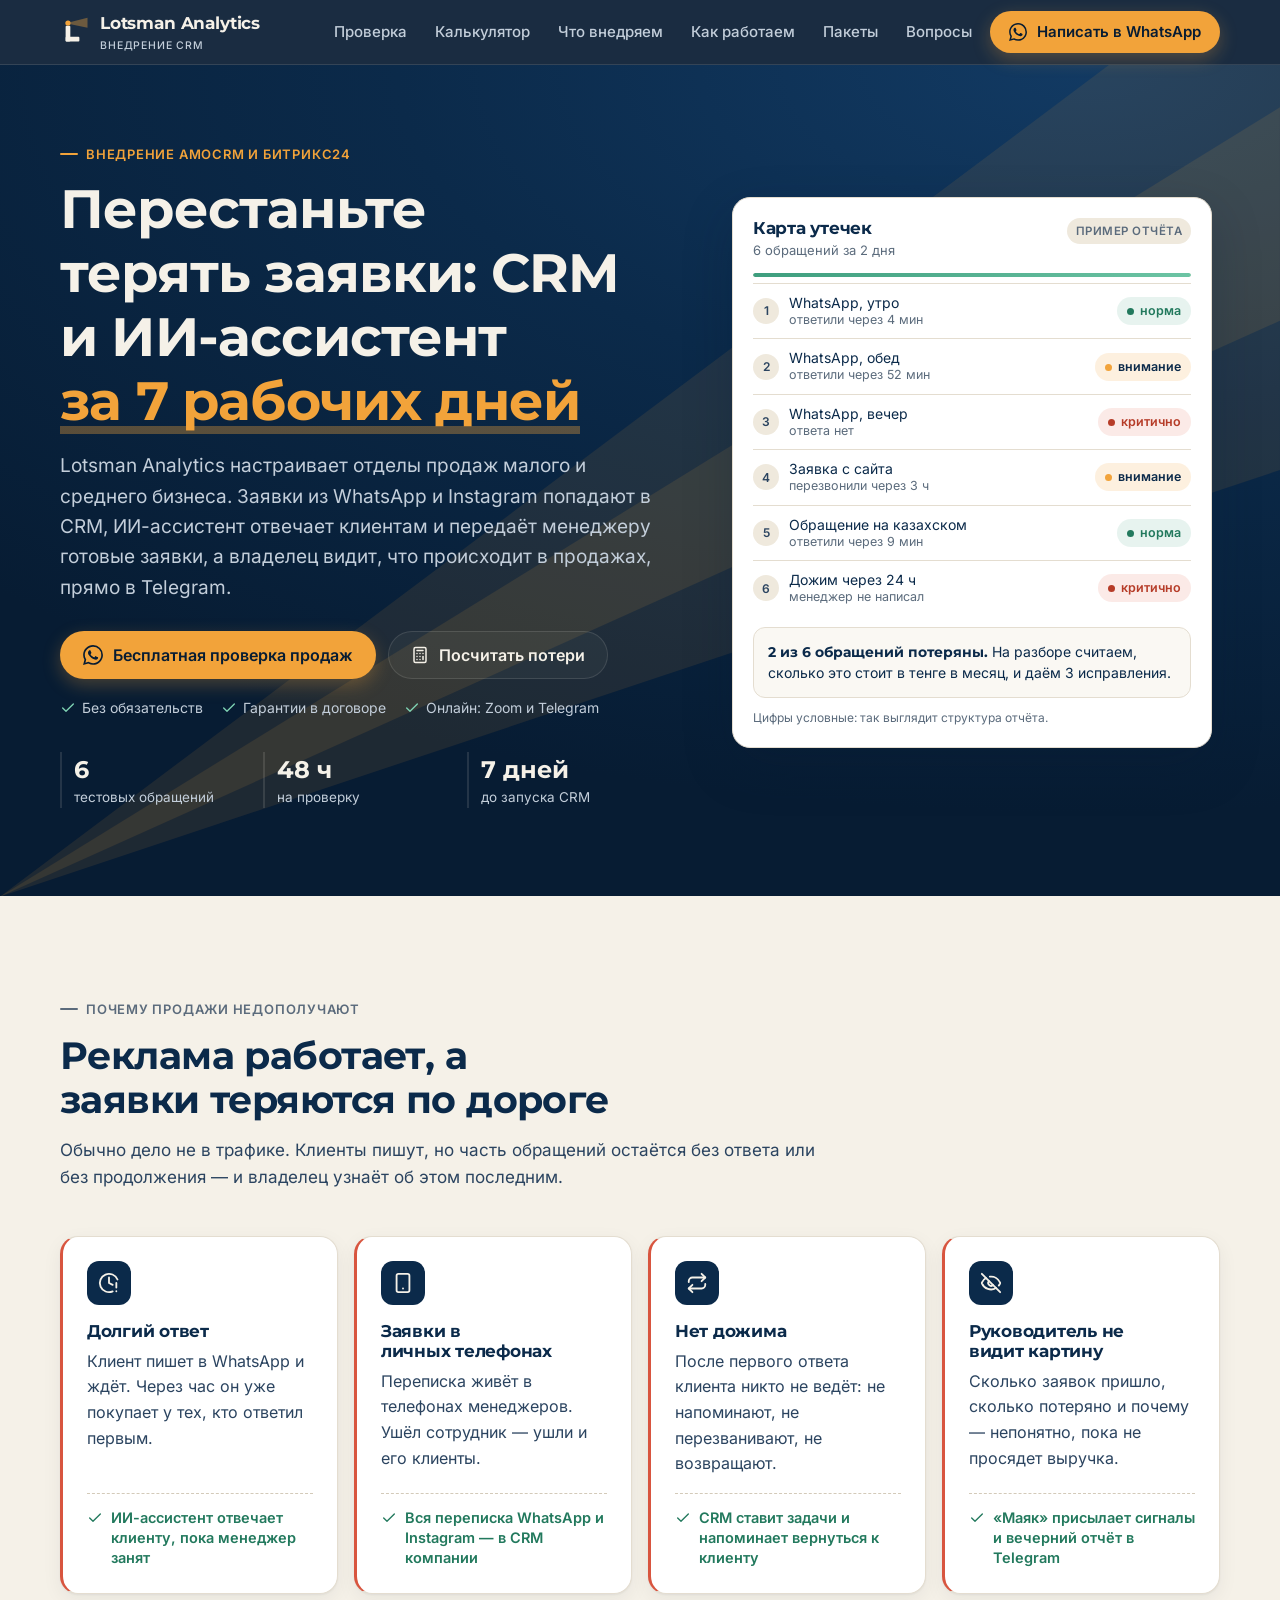
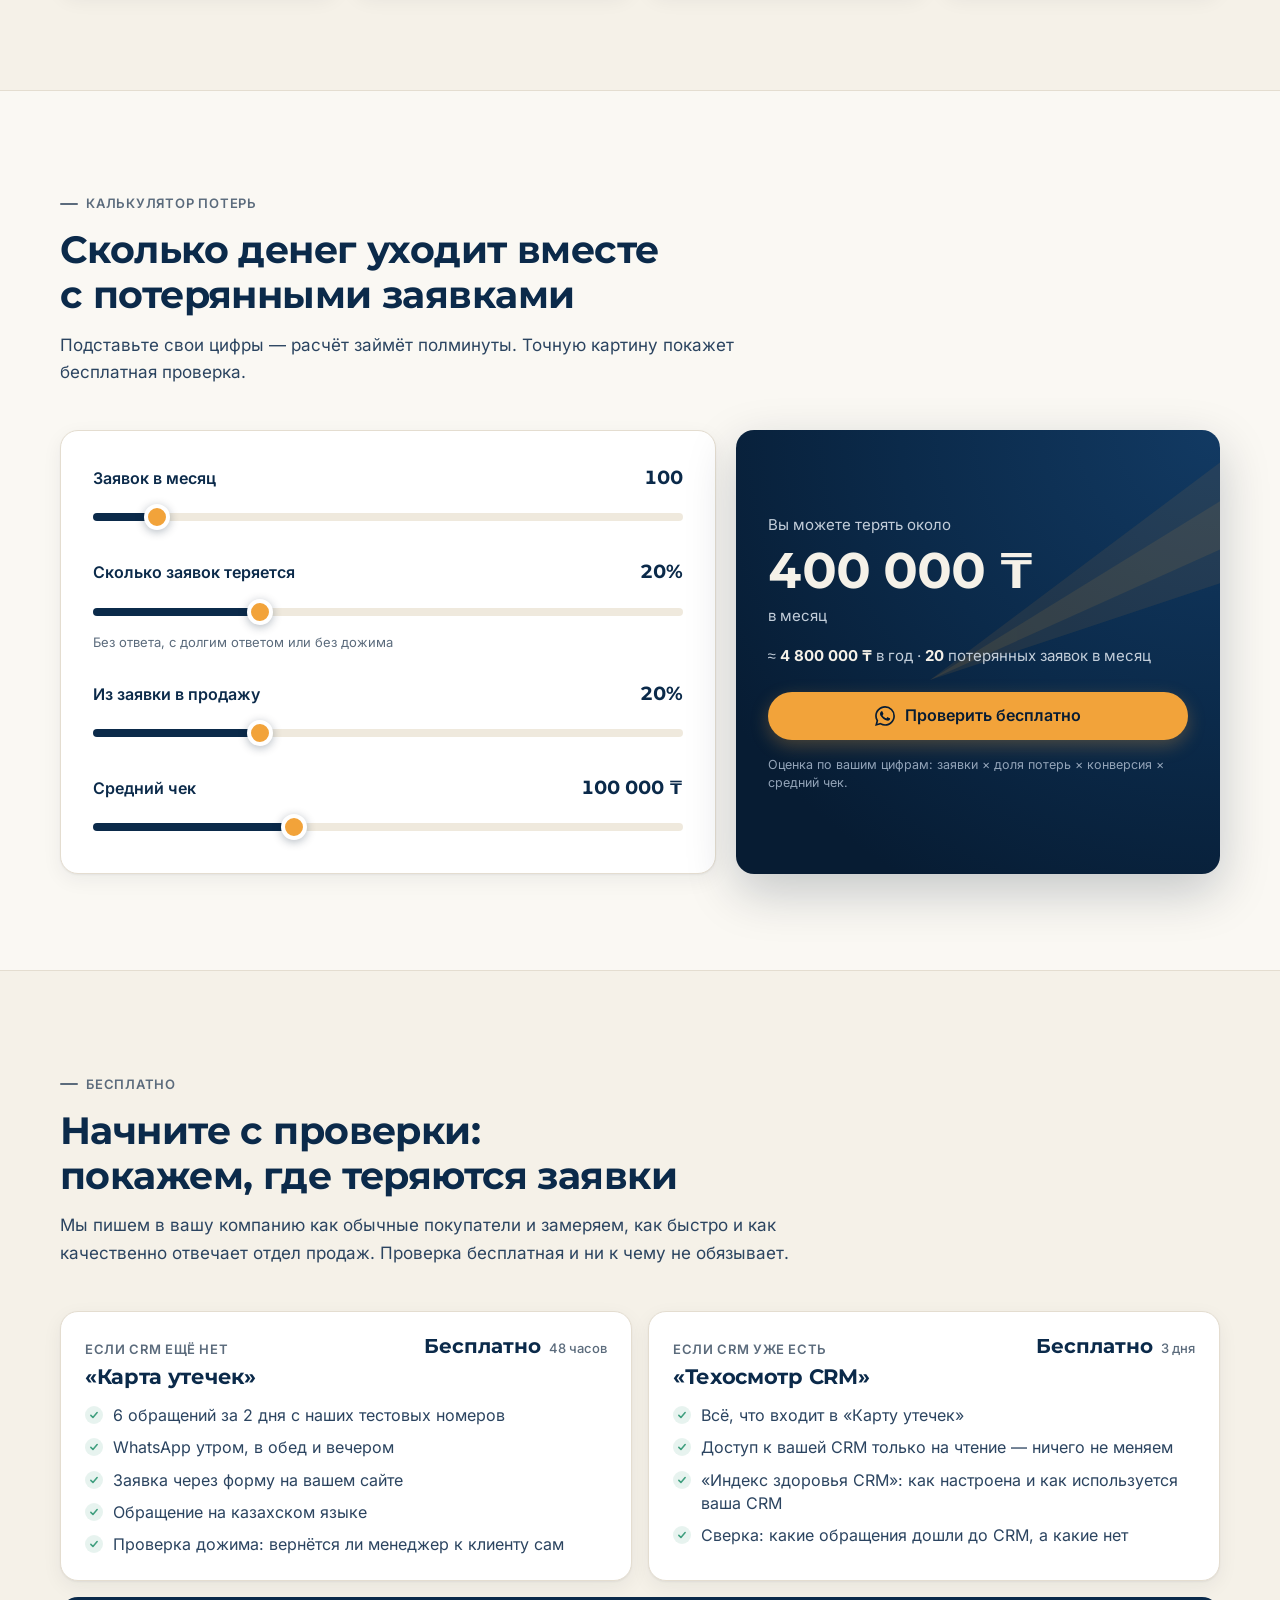
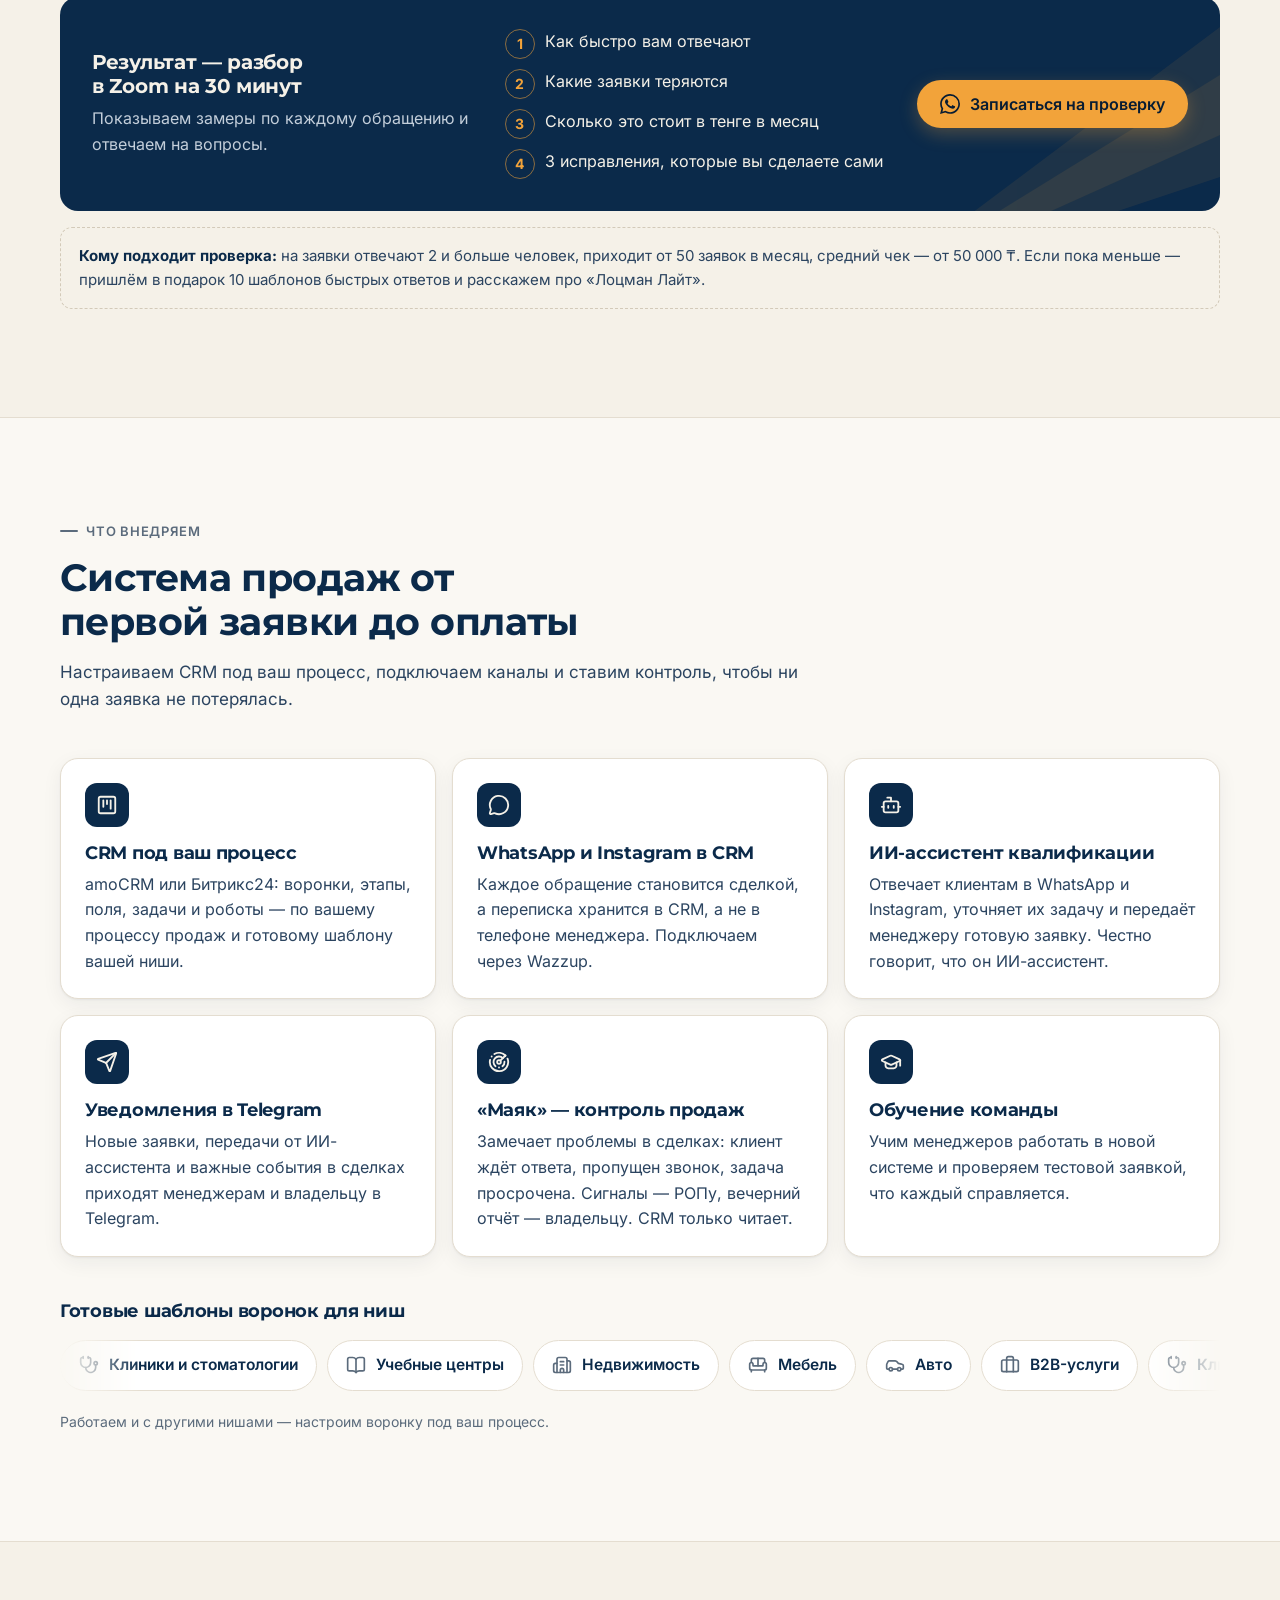
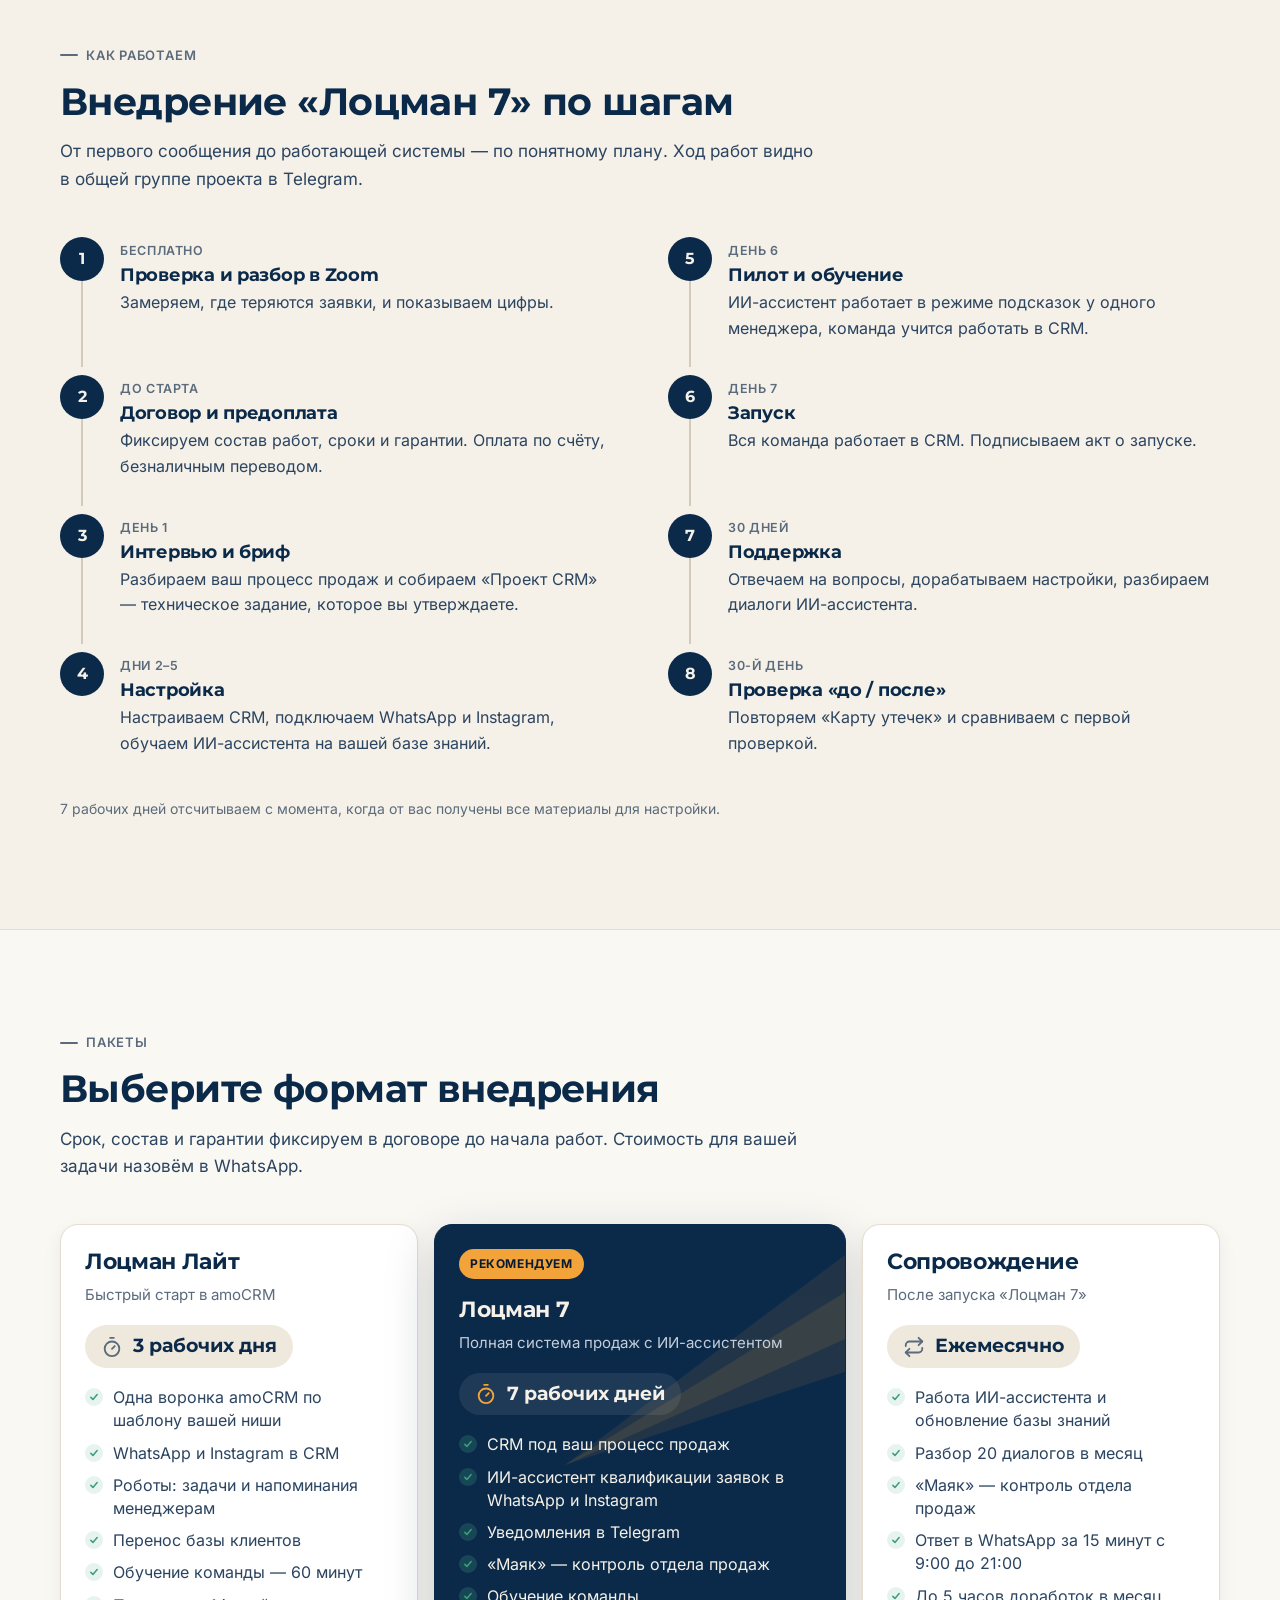
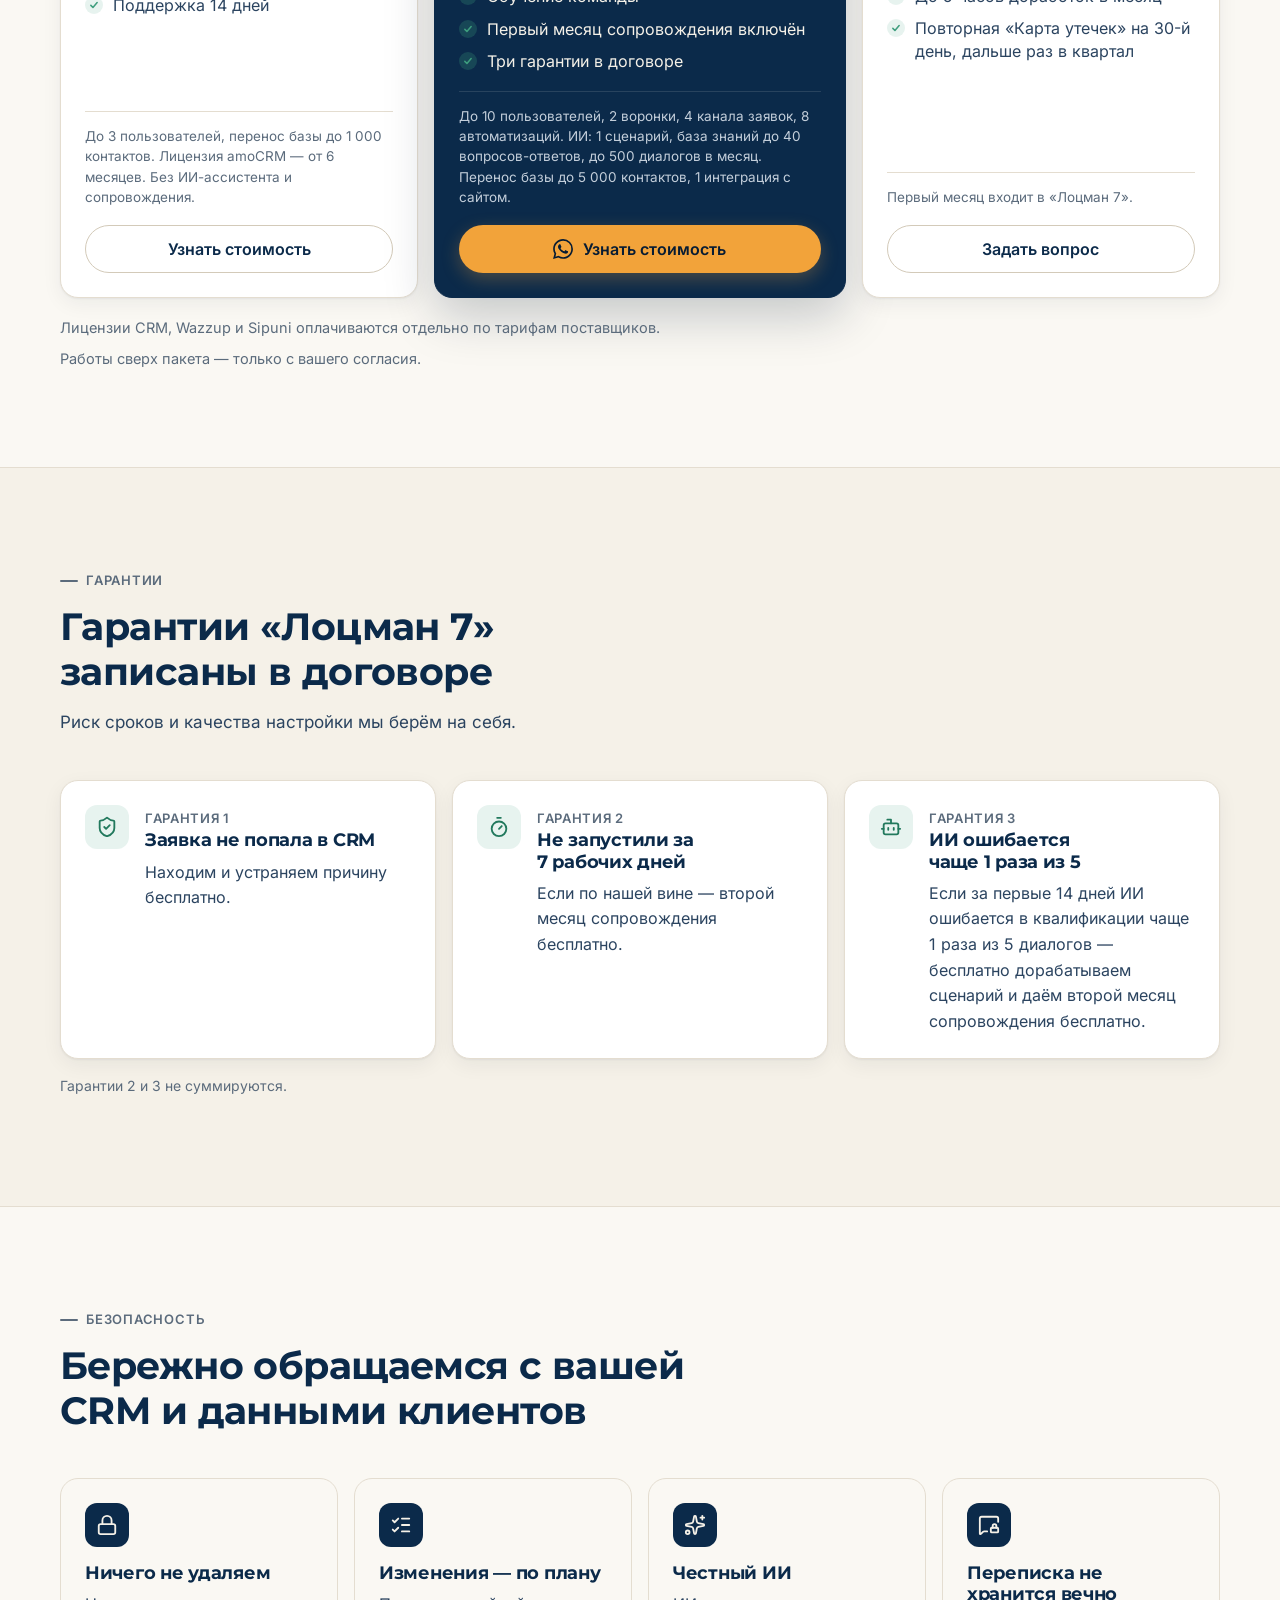
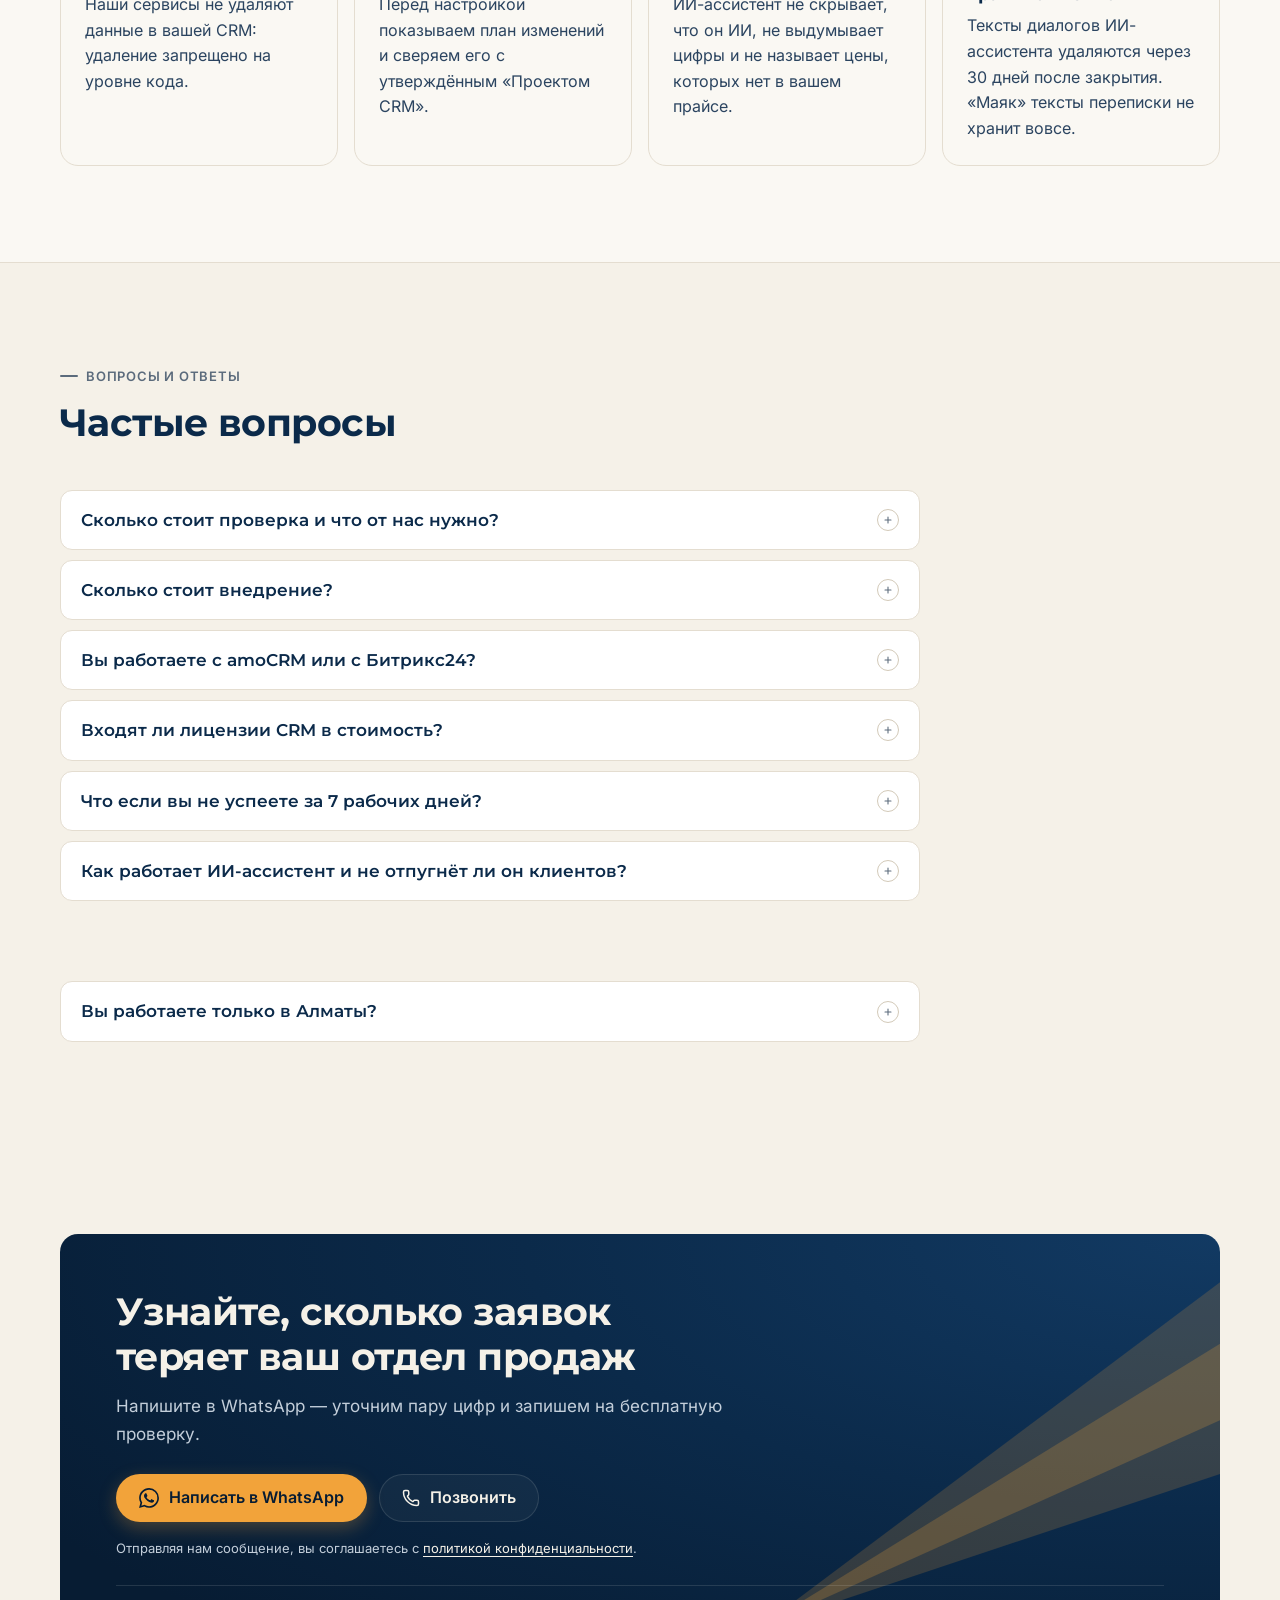
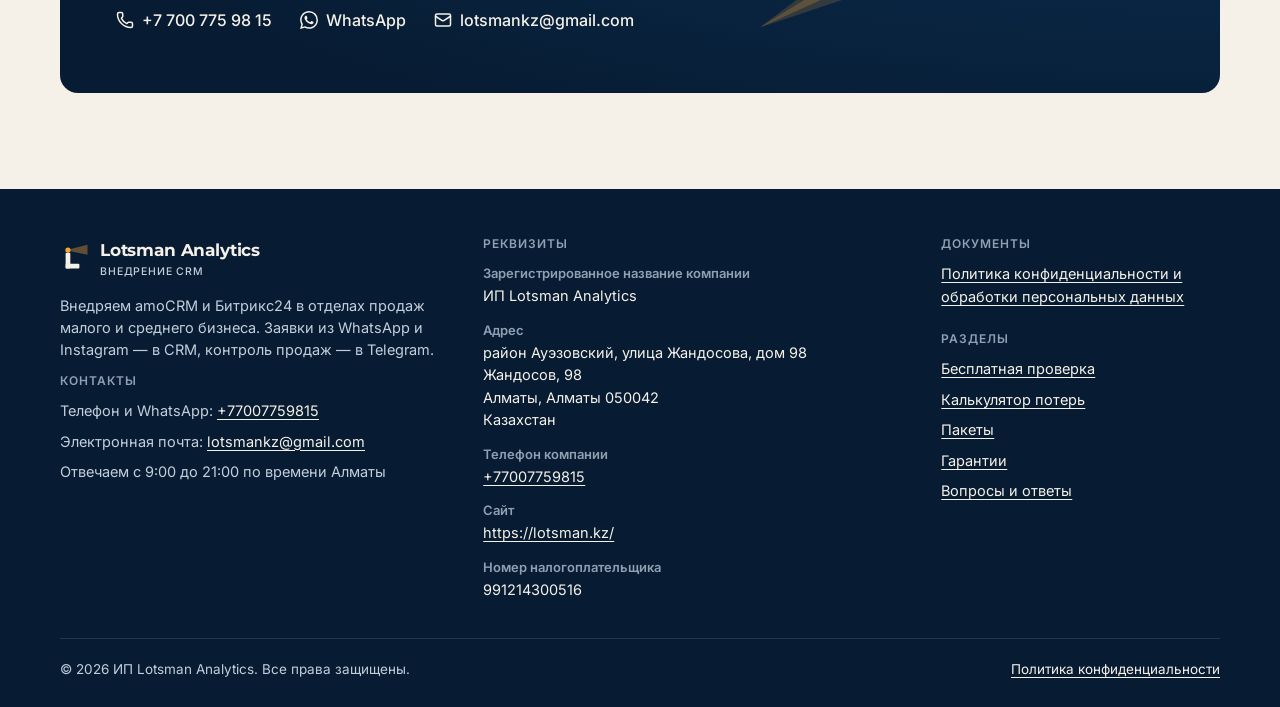
<file: index.html>
<!doctype html>
<html lang="ru">
<head>
  <meta charset="utf-8">
  <meta name="viewport" content="width=device-width, initial-scale=1">
  <meta name="facebook-domain-verification" content="hc2fumu05f0wufdqxdwlqn0479aasx" />
  <title>Lotsman Analytics — внедрение amoCRM и Битрикс24 за 7 рабочих дней</title>
  <meta name="description" content="ИП Lotsman Analytics внедряет amoCRM и Битрикс24 в отделах продаж: заявки из WhatsApp и Instagram в CRM, ИИ-ассистент квалификации, контроль продаж в Telegram. Бесплатная проверка отдела продаж.">
  <meta name="theme-color" content="#071c33">
  <meta property="og:type" content="website">
  <meta property="og:locale" content="ru_RU">
  <meta property="og:site_name" content="Lotsman Analytics">
  <meta property="og:title" content="Lotsman Analytics — CRM и ИИ-ассистент за 7 рабочих дней">
  <meta property="og:description" content="Находим, где отдел продаж теряет заявки, и настраиваем amoCRM или Битрикс24 под ваш процесс. Проверка отдела продаж — бесплатно.">
  <meta property="og:url" content="https://lotsman.kz/">
  <meta property="og:image" content="https://lotsman.kz/assets/og.jpg">
  <meta property="og:image:width" content="1200">
  <meta property="og:image:height" content="630">
  <link rel="canonical" href="https://lotsman.kz/">
  <link rel="icon" href="/favicon.svg" type="image/svg+xml">
  <link rel="apple-touch-icon" href="/apple-touch-icon.png">
  <link rel="preload" href="/assets/fonts/montserrat-cyrillic-wght-normal.woff2" as="font" type="font/woff2" crossorigin>
  <link rel="preload" href="/assets/fonts/inter-cyrillic-wght-normal.woff2" as="font" type="font/woff2" crossorigin>
  <link rel="stylesheet" href="/assets/styles.css?v=1be70932e8">
  <script src="/assets/site.js?v=5cd6d852fa"></script>
  <script type="application/ld+json">
  {
    "@context": "https://schema.org",
    "@type": "Organization",
    "name": "Lotsman Analytics",
    "url": "https://lotsman.kz/",
    "logo": "https://lotsman.kz/favicon.svg",
    "legalName": "ИП Lotsman Analytics",
    "description": "Внедрение amoCRM и Битрикс24 в отделах продаж малого и среднего бизнеса.",
    "telephone": "+77007759815",
    "email": "lotsmankz@gmail.com",
    "taxID": "991214300516",
    "address": {
      "@type": "PostalAddress",
      "streetAddress": "район Ауэзовский, улица Жандосова, дом 98, Жандосов, 98",
      "addressLocality": "Алматы",
      "addressRegion": "Алматы",
      "postalCode": "050042",
      "addressCountry": "KZ"
    }
  }
  </script>
</head>
<body>
<a class="skip" href="#main">Перейти к содержанию</a>
<header class="header">
  <div class="wrap">
    <a class="brand" href="/" aria-label="Lotsman Analytics — на главную">
      <svg width="30" height="30" viewBox="0 0 48 48" aria-hidden="true"><polygon points="17,8 44,1 44,17 17,11.5" fill="#F2A33A" fill-opacity=".38"/><rect x="9" y="14" width="7.5" height="25" rx="1.5" fill="currentColor"/><rect x="9" y="31.5" width="22" height="7.5" rx="1.5" fill="currentColor"/><circle cx="12.75" cy="9.75" r="4.25" fill="#F2A33A"/></svg>
      <span>Lotsman Analytics<small>Внедрение CRM</small></span>
    </a>
    <nav class="nav" aria-label="Разделы сайта">
      <a href="/#check">Проверка</a>
      <a href="/#calc">Калькулятор</a>
      <a href="/#services">Что внедряем</a>
      <a href="/#process">Как работаем</a>
      <a href="/#packages">Пакеты</a>
      <a href="/#faq">Вопросы</a>
    </nav>
    <a class="btn btn-primary header-cta" href="https://wa.me/77007759815?text=%D0%97%D0%B4%D1%80%D0%B0%D0%B2%D1%81%D1%82%D0%B2%D1%83%D0%B9%D1%82%D0%B5!%20%D0%A5%D0%BE%D1%87%D1%83%20%D0%B1%D0%B5%D1%81%D0%BF%D0%BB%D0%B0%D1%82%D0%BD%D1%83%D1%8E%20%D0%BF%D1%80%D0%BE%D0%B2%D0%B5%D1%80%D0%BA%D1%83%20%D0%BE%D1%82%D0%B4%D0%B5%D0%BB%D0%B0%20%D0%BF%D1%80%D0%BE%D0%B4%D0%B0%D0%B6" target="_blank" rel="noopener"><svg width="18" height="18" viewBox="0 0 24 24" fill="currentColor" aria-hidden="true"><path d="M17.472 14.382c-.297-.149-1.758-.867-2.03-.967-.273-.099-.471-.148-.67.15-.197.297-.767.966-.94 1.164-.173.199-.347.223-.644.075-.297-.15-1.255-.463-2.39-1.475-.883-.788-1.48-1.761-1.653-2.059-.173-.297-.018-.458.13-.606.134-.133.298-.347.446-.52.149-.174.198-.298.298-.497.099-.198.05-.371-.025-.52-.075-.149-.669-1.612-.916-2.207-.242-.579-.487-.5-.669-.51-.173-.008-.371-.01-.57-.01-.198 0-.52.074-.792.372-.272.297-1.04 1.016-1.04 2.479 0 1.462 1.065 2.875 1.213 3.074.149.198 2.096 3.2 5.077 4.487.709.306 1.262.489 1.694.625.712.227 1.36.195 1.871.118.571-.085 1.758-.719 2.006-1.413.248-.694.248-1.289.173-1.413-.074-.124-.272-.198-.57-.347m-5.421 7.403h-.004a9.87 9.87 0 01-5.031-1.378l-.361-.214-3.741.982.998-3.648-.235-.374a9.86 9.86 0 01-1.51-5.26c.001-5.45 4.436-9.884 9.888-9.884 2.64 0 5.122 1.03 6.988 2.898a9.825 9.825 0 012.893 6.994c-.003 5.45-4.437 9.884-9.885 9.884m8.413-18.297A11.815 11.815 0 0012.05 0C5.495 0 .16 5.335.157 11.892c0 2.096.547 4.142 1.588 5.945L.057 24l6.305-1.654a11.882 11.882 0 005.683 1.448h.005c6.554 0 11.89-5.335 11.893-11.893a11.821 11.821 0 00-3.48-8.413Z"/></svg> Написать в WhatsApp</a>
    <button class="menu-btn" type="button" aria-expanded="false" aria-controls="mobile-nav" aria-label="Открыть меню"><svg width="22" height="22" viewBox="0 0 24 24" fill="none" stroke="currentColor" stroke-width="2" stroke-linecap="round" stroke-linejoin="round" aria-hidden="true"><path d="M4 5h16" /><path d="M4 12h16" /><path d="M4 19h16" /></svg></button>
  </div>
  <nav class="mobile-nav" id="mobile-nav" aria-label="Разделы сайта">
    <a href="/#check">Бесплатная проверка</a>
    <a href="/#calc">Калькулятор потерь</a>
    <a href="/#services">Что внедряем</a>
    <a href="/#process">Как работаем</a>
    <a href="/#packages">Пакеты</a>
    <a href="/#faq">Вопросы</a>
    <a href="/#contacts">Контакты</a>
    <a class="btn btn-primary" href="https://wa.me/77007759815?text=%D0%97%D0%B4%D1%80%D0%B0%D0%B2%D1%81%D1%82%D0%B2%D1%83%D0%B9%D1%82%D0%B5!%20%D0%A5%D0%BE%D1%87%D1%83%20%D0%B1%D0%B5%D1%81%D0%BF%D0%BB%D0%B0%D1%82%D0%BD%D1%83%D1%8E%20%D0%BF%D1%80%D0%BE%D0%B2%D0%B5%D1%80%D0%BA%D1%83%20%D0%BE%D1%82%D0%B4%D0%B5%D0%BB%D0%B0%20%D0%BF%D1%80%D0%BE%D0%B4%D0%B0%D0%B6" target="_blank" rel="noopener"><svg width="18" height="18" viewBox="0 0 24 24" fill="currentColor" aria-hidden="true"><path d="M17.472 14.382c-.297-.149-1.758-.867-2.03-.967-.273-.099-.471-.148-.67.15-.197.297-.767.966-.94 1.164-.173.199-.347.223-.644.075-.297-.15-1.255-.463-2.39-1.475-.883-.788-1.48-1.761-1.653-2.059-.173-.297-.018-.458.13-.606.134-.133.298-.347.446-.52.149-.174.198-.298.298-.497.099-.198.05-.371-.025-.52-.075-.149-.669-1.612-.916-2.207-.242-.579-.487-.5-.669-.51-.173-.008-.371-.01-.57-.01-.198 0-.52.074-.792.372-.272.297-1.04 1.016-1.04 2.479 0 1.462 1.065 2.875 1.213 3.074.149.198 2.096 3.2 5.077 4.487.709.306 1.262.489 1.694.625.712.227 1.36.195 1.871.118.571-.085 1.758-.719 2.006-1.413.248-.694.248-1.289.173-1.413-.074-.124-.272-.198-.57-.347m-5.421 7.403h-.004a9.87 9.87 0 01-5.031-1.378l-.361-.214-3.741.982.998-3.648-.235-.374a9.86 9.86 0 01-1.51-5.26c.001-5.45 4.436-9.884 9.888-9.884 2.64 0 5.122 1.03 6.988 2.898a9.825 9.825 0 012.893 6.994c-.003 5.45-4.437 9.884-9.885 9.884m8.413-18.297A11.815 11.815 0 0012.05 0C5.495 0 .16 5.335.157 11.892c0 2.096.547 4.142 1.588 5.945L.057 24l6.305-1.654a11.882 11.882 0 005.683 1.448h.005c6.554 0 11.89-5.335 11.893-11.893a11.821 11.821 0 00-3.48-8.413Z"/></svg> Написать в WhatsApp</a>
  </nav>
</header>

<main id="main">
  <!-- ============ Первый экран ============ -->
  <section class="hero" id="top">
    <svg class="ray" viewBox="0 0 240 200" aria-hidden="true"><polygon points="0,200 240,20 240,120" fill="#F2A33A" fill-opacity=".18"/><polygon points="0,200 240,52 240,92" fill="#F2A33A" fill-opacity=".22"/></svg>
    <div class="wrap">
      <div class="hero-copy">
        <span class="eyebrow enter" style="--d: 0">Внедрение amoCRM и Битрикс24</span>
        <h1 class="enter" style="--d: 1">Перестаньте терять заявки: CRM и ИИ-ассистент <em>за 7&nbsp;рабочих&nbsp;дней</em></h1>
        <p class="lead enter" style="--d: 2">Lotsman Analytics настраивает отделы продаж малого и среднего бизнеса. Заявки из WhatsApp и Instagram попадают в CRM, ИИ-ассистент отвечает клиентам и передаёт менеджеру готовые заявки, а владелец видит, что происходит в продажах, прямо в Telegram.</p>
        <div class="hero-actions enter" style="--d: 3">
          <a class="btn btn-primary btn-shine" href="https://wa.me/77007759815?text=%D0%97%D0%B4%D1%80%D0%B0%D0%B2%D1%81%D1%82%D0%B2%D1%83%D0%B9%D1%82%D0%B5!%20%D0%A5%D0%BE%D1%87%D1%83%20%D0%B1%D0%B5%D1%81%D0%BF%D0%BB%D0%B0%D1%82%D0%BD%D1%83%D1%8E%20%D0%BF%D1%80%D0%BE%D0%B2%D0%B5%D1%80%D0%BA%D1%83%20%D0%BE%D1%82%D0%B4%D0%B5%D0%BB%D0%B0%20%D0%BF%D1%80%D0%BE%D0%B4%D0%B0%D0%B6" target="_blank" rel="noopener"><svg width="20" height="20" viewBox="0 0 24 24" fill="currentColor" aria-hidden="true"><path d="M17.472 14.382c-.297-.149-1.758-.867-2.03-.967-.273-.099-.471-.148-.67.15-.197.297-.767.966-.94 1.164-.173.199-.347.223-.644.075-.297-.15-1.255-.463-2.39-1.475-.883-.788-1.48-1.761-1.653-2.059-.173-.297-.018-.458.13-.606.134-.133.298-.347.446-.52.149-.174.198-.298.298-.497.099-.198.05-.371-.025-.52-.075-.149-.669-1.612-.916-2.207-.242-.579-.487-.5-.669-.51-.173-.008-.371-.01-.57-.01-.198 0-.52.074-.792.372-.272.297-1.04 1.016-1.04 2.479 0 1.462 1.065 2.875 1.213 3.074.149.198 2.096 3.2 5.077 4.487.709.306 1.262.489 1.694.625.712.227 1.36.195 1.871.118.571-.085 1.758-.719 2.006-1.413.248-.694.248-1.289.173-1.413-.074-.124-.272-.198-.57-.347m-5.421 7.403h-.004a9.87 9.87 0 01-5.031-1.378l-.361-.214-3.741.982.998-3.648-.235-.374a9.86 9.86 0 01-1.51-5.26c.001-5.45 4.436-9.884 9.888-9.884 2.64 0 5.122 1.03 6.988 2.898a9.825 9.825 0 012.893 6.994c-.003 5.45-4.437 9.884-9.885 9.884m8.413-18.297A11.815 11.815 0 0012.05 0C5.495 0 .16 5.335.157 11.892c0 2.096.547 4.142 1.588 5.945L.057 24l6.305-1.654a11.882 11.882 0 005.683 1.448h.005c6.554 0 11.89-5.335 11.893-11.893a11.821 11.821 0 00-3.48-8.413Z"/></svg> Бесплатная проверка продаж</a>
          <a class="btn btn-ghost" href="#calc"><svg width="18" height="18" viewBox="0 0 24 24" fill="none" stroke="currentColor" stroke-width="2" stroke-linecap="round" stroke-linejoin="round" aria-hidden="true"><rect width="16" height="20" x="4" y="2" rx="2" /><line x1="8" x2="16" y1="6" y2="6" /><line x1="16" x2="16" y1="14" y2="18" /><path d="M16 10h.01" /><path d="M12 10h.01" /><path d="M8 10h.01" /><path d="M12 14h.01" /><path d="M8 14h.01" /><path d="M12 18h.01" /><path d="M8 18h.01" /></svg> Посчитать потери</a>
        </div>
        <ul class="trust enter" style="--d: 4">
          <li><svg width="16" height="16" viewBox="0 0 24 24" fill="none" stroke="currentColor" stroke-width="2" stroke-linecap="round" stroke-linejoin="round" aria-hidden="true"><path d="M20 6 9 17l-5-5" /></svg> Без обязательств</li>
          <li><svg width="16" height="16" viewBox="0 0 24 24" fill="none" stroke="currentColor" stroke-width="2" stroke-linecap="round" stroke-linejoin="round" aria-hidden="true"><path d="M20 6 9 17l-5-5" /></svg> Гарантии в договоре</li>
          <li><svg width="16" height="16" viewBox="0 0 24 24" fill="none" stroke="currentColor" stroke-width="2" stroke-linecap="round" stroke-linejoin="round" aria-hidden="true"><path d="M20 6 9 17l-5-5" /></svg> Онлайн: Zoom и Telegram</li>
        </ul>
        <ul class="facts enter" style="--d: 5">
          <li><b><span data-count="6">6</span></b>тестовых обращений</li>
          <li><b><span data-count="48">48</span> ч</b>на проверку</li>
          <li><b><span data-count="7">7</span> дней</b>до запуска CRM</li>
        </ul>
      </div>

      <figure class="report enter-card" aria-label="Пример отчёта «Карта утечек»">
        <div class="report-head">
          <div>
            <h2>Карта утечек</h2>
            <p>6 обращений за 2 дня</p>
          </div>
          <span class="tag">Пример отчёта</span>
        </div>
        <div class="report-progress" aria-hidden="true"><span></span></div>
        <ul class="report-list">
          <li><span class="n">1</span><span class="what">WhatsApp, утро<small>ответили через 4 мин</small></span><span class="pill ok">норма</span></li>
          <li><span class="n">2</span><span class="what">WhatsApp, обед<small>ответили через 52 мин</small></span><span class="pill warn">внимание</span></li>
          <li><span class="n">3</span><span class="what">WhatsApp, вечер<small>ответа нет</small></span><span class="pill bad">критично</span></li>
          <li><span class="n">4</span><span class="what">Заявка с сайта<small>перезвонили через 3 ч</small></span><span class="pill warn">внимание</span></li>
          <li><span class="n">5</span><span class="what">Обращение на казахском<small>ответили через 9 мин</small></span><span class="pill ok">норма</span></li>
          <li><span class="n">6</span><span class="what">Дожим через 24 ч<small>менеджер не написал</small></span><span class="pill bad">критично</span></li>
        </ul>
        <div class="report-sum"><b>2 из 6 обращений потеряны.</b> На разборе считаем, сколько это стоит в тенге в месяц, и даём 3 исправления.</div>
        <figcaption class="report-note">Цифры условные: так выглядит структура отчёта.</figcaption>
      </figure>
    </div>
  </section>

  <!-- ============ Проблемы и решения ============ -->
  <section class="section pain" id="problem" aria-labelledby="problem-title">
    <div class="wrap">
      <div class="section-head" data-reveal>
        <span class="eyebrow">Почему продажи недополучают</span>
        <h2 id="problem-title">Реклама работает, а заявки теряются по дороге</h2>
        <p>Обычно дело не в трафике. Клиенты пишут, но часть обращений остаётся без ответа или без продолжения — и владелец узнаёт об этом последним.</p>
      </div>
      <div class="grid grid-4" data-stagger>
        <article class="card pain-card" data-reveal>
          <div class="icon"><svg width="22" height="22" viewBox="0 0 24 24" fill="none" stroke="currentColor" stroke-width="2" stroke-linecap="round" stroke-linejoin="round" aria-hidden="true"><path d="M12 6v6l4 2" /><path d="M20 12v5" /><path d="M20 21h.01" /><path d="M21.25 8.2A10 10 0 1 0 16 21.16" /></svg></div>
          <h3>Долгий ответ</h3>
          <p>Клиент пишет в WhatsApp и ждёт. Через час он уже покупает у тех, кто ответил первым.</p>
          <p class="fix"><svg width="16" height="16" viewBox="0 0 24 24" fill="none" stroke="currentColor" stroke-width="2" stroke-linecap="round" stroke-linejoin="round" aria-hidden="true"><path d="M20 6 9 17l-5-5" /></svg><span>ИИ-ассистент отвечает клиенту, пока менеджер занят</span></p>
        </article>
        <article class="card pain-card" data-reveal>
          <div class="icon"><svg width="22" height="22" viewBox="0 0 24 24" fill="none" stroke="currentColor" stroke-width="2" stroke-linecap="round" stroke-linejoin="round" aria-hidden="true"><rect width="14" height="20" x="5" y="2" rx="2" ry="2" /><path d="M12 18h.01" /></svg></div>
          <h3>Заявки в личных телефонах</h3>
          <p>Переписка живёт в телефонах менеджеров. Ушёл сотрудник — ушли и его клиенты.</p>
          <p class="fix"><svg width="16" height="16" viewBox="0 0 24 24" fill="none" stroke="currentColor" stroke-width="2" stroke-linecap="round" stroke-linejoin="round" aria-hidden="true"><path d="M20 6 9 17l-5-5" /></svg><span>Вся переписка WhatsApp и Instagram — в CRM компании</span></p>
        </article>
        <article class="card pain-card" data-reveal>
          <div class="icon"><svg width="22" height="22" viewBox="0 0 24 24" fill="none" stroke="currentColor" stroke-width="2" stroke-linecap="round" stroke-linejoin="round" aria-hidden="true"><path d="m17 2 4 4-4 4" /><path d="M3 11v-1a4 4 0 0 1 4-4h14" /><path d="m7 22-4-4 4-4" /><path d="M21 13v1a4 4 0 0 1-4 4H3" /></svg></div>
          <h3>Нет дожима</h3>
          <p>После первого ответа клиента никто не ведёт: не напоминают, не перезванивают, не возвращают.</p>
          <p class="fix"><svg width="16" height="16" viewBox="0 0 24 24" fill="none" stroke="currentColor" stroke-width="2" stroke-linecap="round" stroke-linejoin="round" aria-hidden="true"><path d="M20 6 9 17l-5-5" /></svg><span>CRM ставит задачи и напоминает вернуться к клиенту</span></p>
        </article>
        <article class="card pain-card" data-reveal>
          <div class="icon"><svg width="22" height="22" viewBox="0 0 24 24" fill="none" stroke="currentColor" stroke-width="2" stroke-linecap="round" stroke-linejoin="round" aria-hidden="true"><path d="M10.733 5.076a10.744 10.744 0 0 1 11.205 6.575 1 1 0 0 1 0 .696 10.747 10.747 0 0 1-1.444 2.49" /><path d="M14.084 14.158a3 3 0 0 1-4.242-4.242" /><path d="M17.479 17.499a10.75 10.75 0 0 1-15.417-5.151 1 1 0 0 1 0-.696 10.75 10.75 0 0 1 4.446-5.143" /><path d="m2 2 20 20" /></svg></div>
          <h3>Руководитель не видит картину</h3>
          <p>Сколько заявок пришло, сколько потеряно и почему — непонятно, пока не просядет выручка.</p>
          <p class="fix"><svg width="16" height="16" viewBox="0 0 24 24" fill="none" stroke="currentColor" stroke-width="2" stroke-linecap="round" stroke-linejoin="round" aria-hidden="true"><path d="M20 6 9 17l-5-5" /></svg><span>«Маяк» присылает сигналы и вечерний отчёт в Telegram</span></p>
        </article>
      </div>
    </div>
  </section>

  <!-- ============ Калькулятор потерь ============ -->
  <section class="section alt" id="calc" aria-labelledby="calc-title">
    <div class="wrap">
      <div class="section-head" data-reveal>
        <span class="eyebrow">Калькулятор потерь</span>
        <h2 id="calc-title">Сколько денег уходит вместе с потерянными заявками</h2>
        <p>Подставьте свои цифры — расчёт займёт полминуты. Точную картину покажет бесплатная проверка.</p>
      </div>
      <div class="calc" data-reveal="zoom">
        <div class="calc-inputs">
          <label class="field">
            <span class="field-top"><span>Заявок в месяц</span><output id="o-leads" for="c-leads">100</output></span>
            <input type="range" id="c-leads" min="10" max="1000" step="10" value="100">
          </label>
          <label class="field">
            <span class="field-top"><span>Сколько заявок теряется</span><output id="o-loss" for="c-loss">20%</output></span>
            <input type="range" id="c-loss" min="5" max="60" step="1" value="20">
            <span class="field-hint">Без ответа, с долгим ответом или без дожима</span>
          </label>
          <label class="field">
            <span class="field-top"><span>Из заявки в продажу</span><output id="o-conv" for="c-conv">20%</output></span>
            <input type="range" id="c-conv" min="5" max="60" step="1" value="20">
          </label>
          <label class="field">
            <span class="field-top"><span>Средний чек</span><output id="o-check" for="c-check">100&nbsp;000&nbsp;₸</output></span>
            <input type="range" id="c-check" min="0" max="15" step="1" value="5">
          </label>
        </div>
        <div class="calc-result">
          <svg class="ray" viewBox="0 0 240 200" aria-hidden="true"><polygon points="0,200 240,20 240,120" fill="#F2A33A" fill-opacity=".18"/><polygon points="0,200 240,52 240,92" fill="#F2A33A" fill-opacity=".22"/></svg>
          <span class="calc-label">Вы можете терять около</span>
          <strong class="calc-sum"><span id="c-month">400&nbsp;000</span>&nbsp;₸</strong>
          <span class="calc-label">в месяц</span>
          <p class="calc-meta">≈ <b><span id="c-year">4&nbsp;800&nbsp;000</span>&nbsp;₸</b> в год · <b id="c-lost">20</b> потерянных заявок в месяц</p>
          <a class="btn btn-primary btn-shine" id="c-cta" href="https://wa.me/77007759815?text=%D0%97%D0%B4%D1%80%D0%B0%D0%B2%D1%81%D1%82%D0%B2%D1%83%D0%B9%D1%82%D0%B5!%20%D0%A5%D0%BE%D1%87%D1%83%20%D0%B1%D0%B5%D1%81%D0%BF%D0%BB%D0%B0%D1%82%D0%BD%D1%83%D1%8E%20%D0%BF%D1%80%D0%BE%D0%B2%D0%B5%D1%80%D0%BA%D1%83%20%D0%BE%D1%82%D0%B4%D0%B5%D0%BB%D0%B0%20%D0%BF%D1%80%D0%BE%D0%B4%D0%B0%D0%B6" target="_blank" rel="noopener"><svg width="20" height="20" viewBox="0 0 24 24" fill="currentColor" aria-hidden="true"><path d="M17.472 14.382c-.297-.149-1.758-.867-2.03-.967-.273-.099-.471-.148-.67.15-.197.297-.767.966-.94 1.164-.173.199-.347.223-.644.075-.297-.15-1.255-.463-2.39-1.475-.883-.788-1.48-1.761-1.653-2.059-.173-.297-.018-.458.13-.606.134-.133.298-.347.446-.52.149-.174.198-.298.298-.497.099-.198.05-.371-.025-.52-.075-.149-.669-1.612-.916-2.207-.242-.579-.487-.5-.669-.51-.173-.008-.371-.01-.57-.01-.198 0-.52.074-.792.372-.272.297-1.04 1.016-1.04 2.479 0 1.462 1.065 2.875 1.213 3.074.149.198 2.096 3.2 5.077 4.487.709.306 1.262.489 1.694.625.712.227 1.36.195 1.871.118.571-.085 1.758-.719 2.006-1.413.248-.694.248-1.289.173-1.413-.074-.124-.272-.198-.57-.347m-5.421 7.403h-.004a9.87 9.87 0 01-5.031-1.378l-.361-.214-3.741.982.998-3.648-.235-.374a9.86 9.86 0 01-1.51-5.26c.001-5.45 4.436-9.884 9.888-9.884 2.64 0 5.122 1.03 6.988 2.898a9.825 9.825 0 012.893 6.994c-.003 5.45-4.437 9.884-9.885 9.884m8.413-18.297A11.815 11.815 0 0012.05 0C5.495 0 .16 5.335.157 11.892c0 2.096.547 4.142 1.588 5.945L.057 24l6.305-1.654a11.882 11.882 0 005.683 1.448h.005c6.554 0 11.89-5.335 11.893-11.893a11.821 11.821 0 00-3.48-8.413Z"/></svg> Проверить бесплатно</a>
          <small class="calc-note">Оценка по вашим цифрам: заявки × доля потерь × конверсия × средний чек.</small>
        </div>
      </div>
    </div>
  </section>

  <!-- ============ Бесплатная проверка ============ -->
  <section class="section" id="check" aria-labelledby="check-title">
    <div class="wrap">
      <div class="section-head" data-reveal>
        <span class="eyebrow">Бесплатно</span>
        <h2 id="check-title">Начните с проверки: покажем, где теряются заявки</h2>
        <p>Мы пишем в вашу компанию как обычные покупатели и замеряем, как быстро и как качественно отвечает отдел продаж. Проверка бесплатная и ни к чему не обязывает.</p>
      </div>

      <div class="offer" data-stagger>
        <article class="card" data-reveal>
          <div class="offer-top">
            <div>
              <span class="who">Если CRM ещё нет</span>
              <h3>«Карта утечек»</h3>
            </div>
            <div class="price-tag">Бесплатно<small>48 часов</small></div>
          </div>
          <ul class="checks">
            <li>6 обращений за 2 дня с наших тестовых номеров</li>
            <li>WhatsApp утром, в обед и вечером</li>
            <li>Заявка через форму на вашем сайте</li>
            <li>Обращение на казахском языке</li>
            <li>Проверка дожима: вернётся ли менеджер к клиенту сам</li>
          </ul>
        </article>
        <article class="card" data-reveal>
          <div class="offer-top">
            <div>
              <span class="who">Если CRM уже есть</span>
              <h3>«Техосмотр CRM»</h3>
            </div>
            <div class="price-tag">Бесплатно<small>3 дня</small></div>
          </div>
          <ul class="checks">
            <li>Всё, что входит в «Карту утечек»</li>
            <li>Доступ к вашей CRM только на чтение — ничего не меняем</li>
            <li>«Индекс здоровья CRM»: как настроена и как используется ваша CRM</li>
            <li>Сверка: какие обращения дошли до CRM, а какие нет</li>
          </ul>
        </article>
      </div>

      <div class="result" data-reveal>
        <svg class="ray" viewBox="0 0 240 200" aria-hidden="true"><polygon points="0,200 240,20 240,120" fill="#F2A33A" fill-opacity=".18"/><polygon points="0,200 240,52 240,92" fill="#F2A33A" fill-opacity=".22"/></svg>
        <div>
          <h3>Результат — разбор в Zoom на 30 минут</h3>
          <p>Показываем замеры по каждому обращению и отвечаем на вопросы.</p>
        </div>
        <ol>
          <li>Как быстро вам отвечают</li>
          <li>Какие заявки теряются</li>
          <li>Сколько это стоит в тенге в месяц</li>
          <li>3 исправления, которые вы сделаете сами</li>
        </ol>
        <a class="btn btn-primary btn-shine" href="https://wa.me/77007759815?text=%D0%97%D0%B4%D1%80%D0%B0%D0%B2%D1%81%D1%82%D0%B2%D1%83%D0%B9%D1%82%D0%B5!%20%D0%A5%D0%BE%D1%87%D1%83%20%D0%B1%D0%B5%D1%81%D0%BF%D0%BB%D0%B0%D1%82%D0%BD%D1%83%D1%8E%20%D0%BF%D1%80%D0%BE%D0%B2%D0%B5%D1%80%D0%BA%D1%83%20%D0%BE%D1%82%D0%B4%D0%B5%D0%BB%D0%B0%20%D0%BF%D1%80%D0%BE%D0%B4%D0%B0%D0%B6" target="_blank" rel="noopener"><svg width="20" height="20" viewBox="0 0 24 24" fill="currentColor" aria-hidden="true"><path d="M17.472 14.382c-.297-.149-1.758-.867-2.03-.967-.273-.099-.471-.148-.67.15-.197.297-.767.966-.94 1.164-.173.199-.347.223-.644.075-.297-.15-1.255-.463-2.39-1.475-.883-.788-1.48-1.761-1.653-2.059-.173-.297-.018-.458.13-.606.134-.133.298-.347.446-.52.149-.174.198-.298.298-.497.099-.198.05-.371-.025-.52-.075-.149-.669-1.612-.916-2.207-.242-.579-.487-.5-.669-.51-.173-.008-.371-.01-.57-.01-.198 0-.52.074-.792.372-.272.297-1.04 1.016-1.04 2.479 0 1.462 1.065 2.875 1.213 3.074.149.198 2.096 3.2 5.077 4.487.709.306 1.262.489 1.694.625.712.227 1.36.195 1.871.118.571-.085 1.758-.719 2.006-1.413.248-.694.248-1.289.173-1.413-.074-.124-.272-.198-.57-.347m-5.421 7.403h-.004a9.87 9.87 0 01-5.031-1.378l-.361-.214-3.741.982.998-3.648-.235-.374a9.86 9.86 0 01-1.51-5.26c.001-5.45 4.436-9.884 9.888-9.884 2.64 0 5.122 1.03 6.988 2.898a9.825 9.825 0 012.893 6.994c-.003 5.45-4.437 9.884-9.885 9.884m8.413-18.297A11.815 11.815 0 0012.05 0C5.495 0 .16 5.335.157 11.892c0 2.096.547 4.142 1.588 5.945L.057 24l6.305-1.654a11.882 11.882 0 005.683 1.448h.005c6.554 0 11.89-5.335 11.893-11.893a11.821 11.821 0 00-3.48-8.413Z"/></svg> Записаться на проверку</a>
      </div>

      <p class="fit" data-reveal><b>Кому подходит проверка:</b> на заявки отвечают 2 и больше человек, приходит от 50 заявок в месяц, средний чек — от 50&nbsp;000&nbsp;₸. Если пока меньше — пришлём в подарок 10 шаблонов быстрых ответов и расскажем про «Лоцман Лайт».</p>
    </div>
  </section>

  <!-- ============ Что внедряем ============ -->
  <section class="section alt" id="services" aria-labelledby="services-title">
    <div class="wrap">
      <div class="section-head" data-reveal>
        <span class="eyebrow">Что внедряем</span>
        <h2 id="services-title">Система продаж от первой заявки до оплаты</h2>
        <p>Настраиваем CRM под ваш процесс, подключаем каналы и ставим контроль, чтобы ни одна заявка не потерялась.</p>
      </div>
      <div class="grid grid-3 feature-list" data-stagger>
        <article class="card" data-reveal>
          <div class="icon"><svg width="22" height="22" viewBox="0 0 24 24" fill="none" stroke="currentColor" stroke-width="2" stroke-linecap="round" stroke-linejoin="round" aria-hidden="true"><rect width="18" height="18" x="3" y="3" rx="2" /><path d="M8 7v7" /><path d="M12 7v4" /><path d="M16 7v9" /></svg></div>
          <h3>CRM под ваш процесс</h3>
          <p>amoCRM или Битрикс24: воронки, этапы, поля, задачи и роботы — по вашему процессу продаж и готовому шаблону вашей ниши.</p>
        </article>
        <article class="card" data-reveal>
          <div class="icon"><svg width="22" height="22" viewBox="0 0 24 24" fill="none" stroke="currentColor" stroke-width="2" stroke-linecap="round" stroke-linejoin="round" aria-hidden="true"><path d="M2.992 16.342a2 2 0 0 1 .094 1.167l-1.065 3.29a1 1 0 0 0 1.236 1.168l3.413-.998a2 2 0 0 1 1.099.092 10 10 0 1 0-4.777-4.719" /></svg></div>
          <h3>WhatsApp и Instagram в CRM</h3>
          <p>Каждое обращение становится сделкой, а переписка хранится в CRM, а не в телефоне менеджера. Подключаем через Wazzup.</p>
        </article>
        <article class="card" data-reveal>
          <div class="icon"><svg width="22" height="22" viewBox="0 0 24 24" fill="none" stroke="currentColor" stroke-width="2" stroke-linecap="round" stroke-linejoin="round" aria-hidden="true"><path d="M12 8V4H8" /><rect width="16" height="12" x="4" y="8" rx="2" /><path d="M2 14h2" /><path d="M20 14h2" /><path d="M15 13v2" /><path d="M9 13v2" /></svg></div>
          <h3>ИИ-ассистент квалификации</h3>
          <p>Отвечает клиентам в WhatsApp и Instagram, уточняет их задачу и передаёт менеджеру готовую заявку. Честно говорит, что он ИИ-ассистент.</p>
        </article>
        <article class="card" data-reveal>
          <div class="icon"><svg width="22" height="22" viewBox="0 0 24 24" fill="none" stroke="currentColor" stroke-width="2" stroke-linecap="round" stroke-linejoin="round" aria-hidden="true"><path d="M14.536 21.686a.5.5 0 0 0 .937-.024l6.5-19a.496.496 0 0 0-.635-.635l-19 6.5a.5.5 0 0 0-.024.937l7.93 3.18a2 2 0 0 1 1.112 1.11z" /><path d="m21.854 2.147-10.94 10.939" /></svg></div>
          <h3>Уведомления в Telegram</h3>
          <p>Новые заявки, передачи от ИИ-ассистента и важные события в сделках приходят менеджерам и владельцу в Telegram.</p>
        </article>
        <article class="card" data-reveal>
          <div class="icon"><svg width="22" height="22" viewBox="0 0 24 24" fill="none" stroke="currentColor" stroke-width="2" stroke-linecap="round" stroke-linejoin="round" aria-hidden="true"><path d="M19.07 4.93A10 10 0 0 0 6.99 3.34" /><path d="M4 6h.01" /><path d="M2.29 9.62A10 10 0 1 0 21.31 8.35" /><path d="M16.24 7.76A6 6 0 1 0 8.23 16.67" /><path d="M12 18h.01" /><path d="M17.99 11.66A6 6 0 0 1 15.77 16.67" /><circle cx="12" cy="12" r="2" /><path d="m13.41 10.59 5.66-5.66" /></svg></div>
          <h3>«Маяк» — контроль продаж</h3>
          <p>Замечает проблемы в сделках: клиент ждёт ответа, пропущен звонок, задача просрочена. Сигналы — РОПу, вечерний отчёт — владельцу. CRM только читает.</p>
        </article>
        <article class="card" data-reveal>
          <div class="icon"><svg width="22" height="22" viewBox="0 0 24 24" fill="none" stroke="currentColor" stroke-width="2" stroke-linecap="round" stroke-linejoin="round" aria-hidden="true"><path d="M21.42 10.922a1 1 0 0 0-.019-1.838L12.83 5.18a2 2 0 0 0-1.66 0L2.6 9.08a1 1 0 0 0 0 1.832l8.57 3.908a2 2 0 0 0 1.66 0z" /><path d="M22 10v6" /><path d="M6 12.5V16a6 3 0 0 0 12 0v-3.5" /></svg></div>
          <h3>Обучение команды</h3>
          <p>Учим менеджеров работать в новой системе и проверяем тестовой заявкой, что каждый справляется.</p>
        </article>
      </div>

      <div class="niches-block" data-reveal>
        <h3>Готовые шаблоны воронок для ниш</h3>
        <div class="marquee">
          <ul class="marquee-track">
            <li><svg width="20" height="20" viewBox="0 0 24 24" fill="none" stroke="currentColor" stroke-width="2" stroke-linecap="round" stroke-linejoin="round" aria-hidden="true"><path d="M11 2v2" /><path d="M5 2v2" /><path d="M5 3H4a2 2 0 0 0-2 2v4a6 6 0 0 0 12 0V5a2 2 0 0 0-2-2h-1" /><path d="M8 15a6 6 0 0 0 12 0v-3" /><circle cx="20" cy="10" r="2" /></svg> Клиники и стоматологии</li>
            <li><svg width="20" height="20" viewBox="0 0 24 24" fill="none" stroke="currentColor" stroke-width="2" stroke-linecap="round" stroke-linejoin="round" aria-hidden="true"><path d="M12 5v16" /><path d="M20.001 19A2 2 0 0022 17V5a2 2 0 00-1.999-2L16 3.002A5 5 0 0012 5a5 5 0 00-4-2H4a2 2 0 00-2 2v12a2 2 0 001.999 2H8a5 5 0 014 2 5 5 0 014-2z" /></svg> Учебные центры</li>
            <li><svg width="20" height="20" viewBox="0 0 24 24" fill="none" stroke="currentColor" stroke-width="2" stroke-linecap="round" stroke-linejoin="round" aria-hidden="true"><path d="M10 12h4" /><path d="M10 8h4" /><path d="M14 21v-3a2 2 0 0 0-4 0v3" /><path d="M6 10H4a2 2 0 0 0-2 2v7a2 2 0 0 0 2 2h16a2 2 0 0 0 2-2V9a2 2 0 0 0-2-2h-2" /><path d="M6 21V5a2 2 0 0 1 2-2h8a2 2 0 0 1 2 2v16" /></svg> Недвижимость</li>
            <li><svg width="20" height="20" viewBox="0 0 24 24" fill="none" stroke="currentColor" stroke-width="2" stroke-linecap="round" stroke-linejoin="round" aria-hidden="true"><path d="M20 9V6a2 2 0 0 0-2-2H6a2 2 0 0 0-2 2v3" /><path d="M2 16a2 2 0 0 0 2 2h16a2 2 0 0 0 2-2v-5a2 2 0 0 0-4 0v1.5a.5.5 0 0 1-.5.5h-11a.5.5 0 0 1-.5-.5V11a2 2 0 0 0-4 0z" /><path d="M4 18v2" /><path d="M20 18v2" /><path d="M12 4v9" /></svg> Мебель</li>
            <li><svg width="20" height="20" viewBox="0 0 24 24" fill="none" stroke="currentColor" stroke-width="2" stroke-linecap="round" stroke-linejoin="round" aria-hidden="true"><path d="M19 17h2c.6 0 1-.4 1-1v-3c0-.9-.7-1.7-1.5-1.9C18.7 10.6 16 10 16 10s-1.3-1.4-2.2-2.3c-.5-.4-1.1-.7-1.8-.7H5c-.6 0-1.1.4-1.4.9l-1.4 2.9A3.7 3.7 0 0 0 2 12v4c0 .6.4 1 1 1h2" /><circle cx="7" cy="17" r="2" /><path d="M9 17h6" /><circle cx="17" cy="17" r="2" /></svg> Авто</li>
            <li><svg width="20" height="20" viewBox="0 0 24 24" fill="none" stroke="currentColor" stroke-width="2" stroke-linecap="round" stroke-linejoin="round" aria-hidden="true"><path d="M16 20V4a2 2 0 0 0-2-2h-4a2 2 0 0 0-2 2v16" /><rect width="20" height="14" x="2" y="6" rx="2" /></svg> B2B-услуги</li>
            <li aria-hidden="true"><svg width="20" height="20" viewBox="0 0 24 24" fill="none" stroke="currentColor" stroke-width="2" stroke-linecap="round" stroke-linejoin="round" aria-hidden="true"><path d="M11 2v2" /><path d="M5 2v2" /><path d="M5 3H4a2 2 0 0 0-2 2v4a6 6 0 0 0 12 0V5a2 2 0 0 0-2-2h-1" /><path d="M8 15a6 6 0 0 0 12 0v-3" /><circle cx="20" cy="10" r="2" /></svg> Клиники и стоматологии</li>
            <li aria-hidden="true"><svg width="20" height="20" viewBox="0 0 24 24" fill="none" stroke="currentColor" stroke-width="2" stroke-linecap="round" stroke-linejoin="round" aria-hidden="true"><path d="M12 5v16" /><path d="M20.001 19A2 2 0 0022 17V5a2 2 0 00-1.999-2L16 3.002A5 5 0 0012 5a5 5 0 00-4-2H4a2 2 0 00-2 2v12a2 2 0 001.999 2H8a5 5 0 014 2 5 5 0 014-2z" /></svg> Учебные центры</li>
            <li aria-hidden="true"><svg width="20" height="20" viewBox="0 0 24 24" fill="none" stroke="currentColor" stroke-width="2" stroke-linecap="round" stroke-linejoin="round" aria-hidden="true"><path d="M10 12h4" /><path d="M10 8h4" /><path d="M14 21v-3a2 2 0 0 0-4 0v3" /><path d="M6 10H4a2 2 0 0 0-2 2v7a2 2 0 0 0 2 2h16a2 2 0 0 0 2-2V9a2 2 0 0 0-2-2h-2" /><path d="M6 21V5a2 2 0 0 1 2-2h8a2 2 0 0 1 2 2v16" /></svg> Недвижимость</li>
            <li aria-hidden="true"><svg width="20" height="20" viewBox="0 0 24 24" fill="none" stroke="currentColor" stroke-width="2" stroke-linecap="round" stroke-linejoin="round" aria-hidden="true"><path d="M20 9V6a2 2 0 0 0-2-2H6a2 2 0 0 0-2 2v3" /><path d="M2 16a2 2 0 0 0 2 2h16a2 2 0 0 0 2-2v-5a2 2 0 0 0-4 0v1.5a.5.5 0 0 1-.5.5h-11a.5.5 0 0 1-.5-.5V11a2 2 0 0 0-4 0z" /><path d="M4 18v2" /><path d="M20 18v2" /><path d="M12 4v9" /></svg> Мебель</li>
            <li aria-hidden="true"><svg width="20" height="20" viewBox="0 0 24 24" fill="none" stroke="currentColor" stroke-width="2" stroke-linecap="round" stroke-linejoin="round" aria-hidden="true"><path d="M19 17h2c.6 0 1-.4 1-1v-3c0-.9-.7-1.7-1.5-1.9C18.7 10.6 16 10 16 10s-1.3-1.4-2.2-2.3c-.5-.4-1.1-.7-1.8-.7H5c-.6 0-1.1.4-1.4.9l-1.4 2.9A3.7 3.7 0 0 0 2 12v4c0 .6.4 1 1 1h2" /><circle cx="7" cy="17" r="2" /><path d="M9 17h6" /><circle cx="17" cy="17" r="2" /></svg> Авто</li>
            <li aria-hidden="true"><svg width="20" height="20" viewBox="0 0 24 24" fill="none" stroke="currentColor" stroke-width="2" stroke-linecap="round" stroke-linejoin="round" aria-hidden="true"><path d="M16 20V4a2 2 0 0 0-2-2h-4a2 2 0 0 0-2 2v16" /><rect width="20" height="14" x="2" y="6" rx="2" /></svg> B2B-услуги</li>
          </ul>
        </div>
        <p class="muted-note">Работаем и с другими нишами — настроим воронку под ваш процесс.</p>
      </div>
    </div>
  </section>

  <!-- ============ Процесс ============ -->
  <section class="section" id="process" aria-labelledby="process-title">
    <div class="wrap">
      <div class="section-head" data-reveal>
        <span class="eyebrow">Как работаем</span>
        <h2 id="process-title">Внедрение «Лоцман 7» по шагам</h2>
        <p>От первого сообщения до работающей системы — по понятному плану. Ход работ видно в общей группе проекта в Telegram.</p>
      </div>
      <ol class="steps">
        <li class="step" data-reveal><div><span class="when">Бесплатно</span><h3>Проверка и разбор в Zoom</h3><p>Замеряем, где теряются заявки, и показываем цифры.</p></div></li>
        <li class="step" data-reveal><div><span class="when">До старта</span><h3>Договор и предоплата</h3><p>Фиксируем состав работ, сроки и гарантии. Оплата по счёту, безналичным переводом.</p></div></li>
        <li class="step" data-reveal><div><span class="when">День 1</span><h3>Интервью и бриф</h3><p>Разбираем ваш процесс продаж и собираем «Проект CRM» — техническое задание, которое вы утверждаете.</p></div></li>
        <li class="step" data-reveal><div><span class="when">Дни 2–5</span><h3>Настройка</h3><p>Настраиваем CRM, подключаем WhatsApp и Instagram, обучаем ИИ-ассистента на вашей базе знаний.</p></div></li>
        <li class="step" data-reveal><div><span class="when">День 6</span><h3>Пилот и обучение</h3><p>ИИ-ассистент работает в режиме подсказок у одного менеджера, команда учится работать в CRM.</p></div></li>
        <li class="step" data-reveal><div><span class="when">День 7</span><h3>Запуск</h3><p>Вся команда работает в CRM. Подписываем акт о запуске.</p></div></li>
        <li class="step" data-reveal><div><span class="when">30 дней</span><h3>Поддержка</h3><p>Отвечаем на вопросы, дорабатываем настройки, разбираем диалоги ИИ-ассистента.</p></div></li>
        <li class="step" data-reveal><div><span class="when">30-й день</span><h3>Проверка «до / после»</h3><p>Повторяем «Карту утечек» и сравниваем с первой проверкой.</p></div></li>
      </ol>
      <p class="muted-note" data-reveal>7 рабочих дней отсчитываем с момента, когда от вас получены все материалы для настройки.</p>
    </div>
  </section>

  <!-- ============ Пакеты ============ -->
  <section class="section alt" id="packages" aria-labelledby="packages-title">
    <div class="wrap">
      <div class="section-head" data-reveal>
        <span class="eyebrow">Пакеты</span>
        <h2 id="packages-title">Выберите формат внедрения</h2>
        <p>Срок, состав и гарантии фиксируем в договоре до начала работ. Стоимость для вашей задачи назовём в WhatsApp.</p>
      </div>

      <div class="plans" data-stagger>
        <article class="card plan" data-reveal>
          <div>
            <h3>Лоцман Лайт</h3>
            <p class="sub">Быстрый старт в amoCRM</p>
          </div>
          <div class="term"><svg width="22" height="22" viewBox="0 0 24 24" fill="none" stroke="currentColor" stroke-width="2" stroke-linecap="round" stroke-linejoin="round" aria-hidden="true"><line x1="10" x2="14" y1="2" y2="2" /><line x1="12" x2="15" y1="14" y2="11" /><circle cx="12" cy="14" r="8" /></svg><span>3 рабочих дня</span></div>
          <ul class="checks">
            <li>Одна воронка amoCRM по шаблону вашей ниши</li>
            <li>WhatsApp и Instagram в CRM</li>
            <li>Роботы: задачи и напоминания менеджерам</li>
            <li>Перенос базы клиентов</li>
            <li>Обучение команды — 60 минут</li>
            <li>Поддержка 14 дней</li>
          </ul>
          <p class="limits">До 3 пользователей, перенос базы до 1&nbsp;000 контактов. Лицензия amoCRM — от 6 месяцев. Без ИИ-ассистента и сопровождения.</p>
          <a class="btn btn-line" href="https://wa.me/77007759815?text=%D0%97%D0%B4%D1%80%D0%B0%D0%B2%D1%81%D1%82%D0%B2%D1%83%D0%B9%D1%82%D0%B5!%20%D0%A5%D0%BE%D1%87%D1%83%20%D1%83%D0%B7%D0%BD%D0%B0%D1%82%D1%8C%20%D1%81%D1%82%D0%BE%D0%B8%D0%BC%D0%BE%D1%81%D1%82%D1%8C%20%C2%AB%D0%9B%D0%BE%D1%86%D0%BC%D0%B0%D0%BD%20%D0%9B%D0%B0%D0%B9%D1%82%C2%BB" target="_blank" rel="noopener">Узнать стоимость</a>
        </article>

        <article class="card plan featured" data-reveal>
          <svg class="ray" viewBox="0 0 240 200" aria-hidden="true"><polygon points="0,200 240,20 240,120" fill="#F2A33A" fill-opacity=".18"/><polygon points="0,200 240,52 240,92" fill="#F2A33A" fill-opacity=".22"/></svg>
          <span class="badge">Рекомендуем</span>
          <div>
            <h3>Лоцман 7</h3>
            <p class="sub">Полная система продаж с ИИ-ассистентом</p>
          </div>
          <div class="term"><svg width="22" height="22" viewBox="0 0 24 24" fill="none" stroke="currentColor" stroke-width="2" stroke-linecap="round" stroke-linejoin="round" aria-hidden="true"><line x1="10" x2="14" y1="2" y2="2" /><line x1="12" x2="15" y1="14" y2="11" /><circle cx="12" cy="14" r="8" /></svg><span>7 рабочих дней</span></div>
          <ul class="checks">
            <li>CRM под ваш процесс продаж</li>
            <li>ИИ-ассистент квалификации заявок в WhatsApp и Instagram</li>
            <li>Уведомления в Telegram</li>
            <li>«Маяк» — контроль отдела продаж</li>
            <li>Обучение команды</li>
            <li>Первый месяц сопровождения включён</li>
            <li>Три гарантии в договоре</li>
          </ul>
          <p class="limits">До 10 пользователей, 2 воронки, 4 канала заявок, 8 автоматизаций. ИИ: 1 сценарий, база знаний до 40 вопросов-ответов, до 500 диалогов в месяц. Перенос базы до 5&nbsp;000 контактов, 1 интеграция с сайтом.</p>
          <a class="btn btn-primary btn-shine" href="https://wa.me/77007759815?text=%D0%97%D0%B4%D1%80%D0%B0%D0%B2%D1%81%D1%82%D0%B2%D1%83%D0%B9%D1%82%D0%B5!%20%D0%A5%D0%BE%D1%87%D1%83%20%D1%83%D0%B7%D0%BD%D0%B0%D1%82%D1%8C%20%D1%81%D1%82%D0%BE%D0%B8%D0%BC%D0%BE%D1%81%D1%82%D1%8C%20%C2%AB%D0%9B%D0%BE%D1%86%D0%BC%D0%B0%D0%BD%207%C2%BB" target="_blank" rel="noopener"><svg width="20" height="20" viewBox="0 0 24 24" fill="currentColor" aria-hidden="true"><path d="M17.472 14.382c-.297-.149-1.758-.867-2.03-.967-.273-.099-.471-.148-.67.15-.197.297-.767.966-.94 1.164-.173.199-.347.223-.644.075-.297-.15-1.255-.463-2.39-1.475-.883-.788-1.48-1.761-1.653-2.059-.173-.297-.018-.458.13-.606.134-.133.298-.347.446-.52.149-.174.198-.298.298-.497.099-.198.05-.371-.025-.52-.075-.149-.669-1.612-.916-2.207-.242-.579-.487-.5-.669-.51-.173-.008-.371-.01-.57-.01-.198 0-.52.074-.792.372-.272.297-1.04 1.016-1.04 2.479 0 1.462 1.065 2.875 1.213 3.074.149.198 2.096 3.2 5.077 4.487.709.306 1.262.489 1.694.625.712.227 1.36.195 1.871.118.571-.085 1.758-.719 2.006-1.413.248-.694.248-1.289.173-1.413-.074-.124-.272-.198-.57-.347m-5.421 7.403h-.004a9.87 9.87 0 01-5.031-1.378l-.361-.214-3.741.982.998-3.648-.235-.374a9.86 9.86 0 01-1.51-5.26c.001-5.45 4.436-9.884 9.888-9.884 2.64 0 5.122 1.03 6.988 2.898a9.825 9.825 0 012.893 6.994c-.003 5.45-4.437 9.884-9.885 9.884m8.413-18.297A11.815 11.815 0 0012.05 0C5.495 0 .16 5.335.157 11.892c0 2.096.547 4.142 1.588 5.945L.057 24l6.305-1.654a11.882 11.882 0 005.683 1.448h.005c6.554 0 11.89-5.335 11.893-11.893a11.821 11.821 0 00-3.48-8.413Z"/></svg> Узнать стоимость</a>
        </article>

        <article class="card plan" data-reveal>
          <div>
            <h3>Сопровождение</h3>
            <p class="sub">После запуска «Лоцман 7»</p>
          </div>
          <div class="term"><svg width="22" height="22" viewBox="0 0 24 24" fill="none" stroke="currentColor" stroke-width="2" stroke-linecap="round" stroke-linejoin="round" aria-hidden="true"><path d="m17 2 4 4-4 4" /><path d="M3 11v-1a4 4 0 0 1 4-4h14" /><path d="m7 22-4-4 4-4" /><path d="M21 13v1a4 4 0 0 1-4 4H3" /></svg><span>Ежемесячно</span></div>
          <ul class="checks">
            <li>Работа ИИ-ассистента и обновление базы знаний</li>
            <li>Разбор 20 диалогов в месяц</li>
            <li>«Маяк» — контроль отдела продаж</li>
            <li>Ответ в WhatsApp за 15 минут с 9:00 до 21:00</li>
            <li>До 5 часов доработок в месяц</li>
            <li>Повторная «Карта утечек» на 30-й день, дальше раз в квартал</li>
          </ul>
          <p class="limits">Первый месяц входит в «Лоцман 7».</p>
          <a class="btn btn-line" href="https://wa.me/77007759815?text=%D0%97%D0%B4%D1%80%D0%B0%D0%B2%D1%81%D1%82%D0%B2%D1%83%D0%B9%D1%82%D0%B5!%20%D0%95%D1%81%D1%82%D1%8C%20%D0%B2%D0%BE%D0%BF%D1%80%D0%BE%D1%81%20%D0%BF%D1%80%D0%BE%20%D1%81%D0%BE%D0%BF%D1%80%D0%BE%D0%B2%D0%BE%D0%B6%D0%B4%D0%B5%D0%BD%D0%B8%D0%B5" target="_blank" rel="noopener">Задать вопрос</a>
        </article>
      </div>

      <div class="plans-note" data-reveal>
        <p>Лицензии CRM, Wazzup и Sipuni оплачиваются отдельно по тарифам поставщиков.</p>
        <p>Работы сверх пакета — только с вашего согласия.</p>
      </div>
    </div>
  </section>

  <!-- ============ Гарантии ============ -->
  <section class="section" id="guarantees" aria-labelledby="guarantees-title">
    <div class="wrap">
      <div class="section-head" data-reveal>
        <span class="eyebrow">Гарантии</span>
        <h2 id="guarantees-title">Гарантии «Лоцман 7» записаны в договоре</h2>
        <p>Риск сроков и качества настройки мы берём на себя.</p>
      </div>
      <div class="grid grid-3" data-stagger>
        <article class="card guarantee" data-reveal>
          <div class="icon"><svg width="22" height="22" viewBox="0 0 24 24" fill="none" stroke="currentColor" stroke-width="2" stroke-linecap="round" stroke-linejoin="round" aria-hidden="true"><path d="M20 13c0 5-3.5 7.5-7.66 8.95a1 1 0 0 1-.67-.01C7.5 20.5 4 18 4 13V6a1 1 0 0 1 1-1c2 0 4.5-1.2 6.24-2.72a1.17 1.17 0 0 1 1.52 0C14.51 3.81 17 5 19 5a1 1 0 0 1 1 1z" /><path d="m9 12 2 2 4-4" /></svg></div>
          <div>
            <span class="who">Гарантия 1</span>
            <h3>Заявка не попала в CRM</h3>
            <p>Находим и устраняем причину бесплатно.</p>
          </div>
        </article>
        <article class="card guarantee" data-reveal>
          <div class="icon"><svg width="22" height="22" viewBox="0 0 24 24" fill="none" stroke="currentColor" stroke-width="2" stroke-linecap="round" stroke-linejoin="round" aria-hidden="true"><line x1="10" x2="14" y1="2" y2="2" /><line x1="12" x2="15" y1="14" y2="11" /><circle cx="12" cy="14" r="8" /></svg></div>
          <div>
            <span class="who">Гарантия 2</span>
            <h3>Не запустили за 7 рабочих дней</h3>
            <p>Если по нашей вине — второй месяц сопровождения бесплатно.</p>
          </div>
        </article>
        <article class="card guarantee" data-reveal>
          <div class="icon"><svg width="22" height="22" viewBox="0 0 24 24" fill="none" stroke="currentColor" stroke-width="2" stroke-linecap="round" stroke-linejoin="round" aria-hidden="true"><path d="M12 8V4H8" /><rect width="16" height="12" x="4" y="8" rx="2" /><path d="M2 14h2" /><path d="M20 14h2" /><path d="M15 13v2" /><path d="M9 13v2" /></svg></div>
          <div>
            <span class="who">Гарантия 3</span>
            <h3>ИИ ошибается чаще 1 раза из 5</h3>
            <p>Если за первые 14 дней ИИ ошибается в квалификации чаще 1 раза из 5 диалогов — бесплатно дорабатываем сценарий и даём второй месяц сопровождения бесплатно.</p>
          </div>
        </article>
      </div>
      <p class="muted-note" data-reveal>Гарантии 2 и 3 не суммируются.</p>
    </div>
  </section>

  <!-- ============ Принципы ============ -->
  <section class="section alt principles" id="principles" aria-labelledby="principles-title">
    <div class="wrap">
      <div class="section-head" data-reveal>
        <span class="eyebrow">Безопасность</span>
        <h2 id="principles-title">Бережно обращаемся с вашей CRM и данными клиентов</h2>
      </div>
      <div class="grid grid-4" data-stagger>
        <article class="card" data-reveal>
          <div class="icon"><svg width="22" height="22" viewBox="0 0 24 24" fill="none" stroke="currentColor" stroke-width="2" stroke-linecap="round" stroke-linejoin="round" aria-hidden="true"><rect width="18" height="11" x="3" y="11" rx="2" ry="2" /><path d="M7 11V7a5 5 0 0 1 10 0v4" /></svg></div>
          <h3>Ничего не удаляем</h3>
          <p>Наши сервисы не удаляют данные в вашей CRM: удаление запрещено на уровне кода.</p>
        </article>
        <article class="card" data-reveal>
          <div class="icon"><svg width="22" height="22" viewBox="0 0 24 24" fill="none" stroke="currentColor" stroke-width="2" stroke-linecap="round" stroke-linejoin="round" aria-hidden="true"><path d="M13 5h8" /><path d="M13 12h8" /><path d="M13 19h8" /><path d="m3 17 2 2 4-4" /><path d="m3 7 2 2 4-4" /></svg></div>
          <h3>Изменения — по плану</h3>
          <p>Перед настройкой показываем план изменений и сверяем его с утверждённым «Проектом CRM».</p>
        </article>
        <article class="card" data-reveal>
          <div class="icon"><svg width="22" height="22" viewBox="0 0 24 24" fill="none" stroke="currentColor" stroke-width="2" stroke-linecap="round" stroke-linejoin="round" aria-hidden="true"><path d="M11.017 2.814a1 1 0 0 1 1.966 0l1.051 5.558a2 2 0 0 0 1.594 1.594l5.558 1.051a1 1 0 0 1 0 1.966l-5.558 1.051a2 2 0 0 0-1.594 1.594l-1.051 5.558a1 1 0 0 1-1.966 0l-1.051-5.558a2 2 0 0 0-1.594-1.594l-5.558-1.051a1 1 0 0 1 0-1.966l5.558-1.051a2 2 0 0 0 1.594-1.594z" /><path d="M20 2v4" /><path d="M22 4h-4" /><circle cx="4" cy="20" r="2" /></svg></div>
          <h3>Честный ИИ</h3>
          <p>ИИ-ассистент не скрывает, что он ИИ, не выдумывает цифры и не называет цены, которых нет в вашем прайсе.</p>
        </article>
        <article class="card" data-reveal>
          <div class="icon"><svg width="22" height="22" viewBox="0 0 24 24" fill="none" stroke="currentColor" stroke-width="2" stroke-linecap="round" stroke-linejoin="round" aria-hidden="true"><path d="M22 8.5V5a2 2 0 0 0-2-2H4a2 2 0 0 0-2 2v16.286a.71.71 0 0 0 1.212.502l2.202-2.202A2 2 0 0 1 6.828 19H10" /><path d="M20 15v-2a2 2 0 0 0-4 0v2" /><rect x="14" y="15" width="8" height="5" rx="1" /></svg></div>
          <h3>Переписка не хранится вечно</h3>
          <p>Тексты диалогов ИИ-ассистента удаляются через 30 дней после закрытия. «Маяк» тексты переписки не хранит вовсе.</p>
        </article>
      </div>
    </div>
  </section>

  <!-- ============ Вопросы ============ -->
  <section class="section" id="faq" aria-labelledby="faq-title">
    <div class="wrap">
      <div class="section-head" data-reveal>
        <span class="eyebrow">Вопросы и ответы</span>
        <h2 id="faq-title">Частые вопросы</h2>
      </div>
      <div class="faq" data-stagger>
        <details data-reveal>
          <summary>Сколько стоит проверка и что от нас нужно?</summary>
          <p>Проверка бесплатная. Нужны номер WhatsApp и сайт, на которые мы напишем как покупатели. Для «Техосмотра CRM» — ещё доступ к вашей CRM на чтение.</p>
        </details>
        <details data-reveal>
          <summary>Сколько стоит внедрение?</summary>
          <p>Зависит от пакета и вашей задачи. Стоимость, состав и срок фиксируем в договоре до начала работ. Напишите нам в WhatsApp — менеджер назовёт стоимость для вашего случая.</p>
        </details>
        <details data-reveal>
          <summary>Вы работаете с amoCRM или с Битрикс24?</summary>
          <p>С обеими. Пакет «Лоцман Лайт» — только на amoCRM. Если CRM ещё не выбрана, обсудим выбор на разборе после проверки.</p>
        </details>
        <details data-reveal>
          <summary>Входят ли лицензии CRM в стоимость?</summary>
          <p>Нет. Лицензии CRM, Wazzup и Sipuni оплачиваются отдельно по тарифам поставщиков, 100% до заказа. Подскажем, какой тариф нужен именно вам.</p>
        </details>
        <details data-reveal>
          <summary>Что если вы не успеете за 7 рабочих дней?</summary>
          <p>Если CRM не запущена за 7 рабочих дней по нашей вине, второй месяц сопровождения — бесплатно. Отсчёт начинается, когда от вас получены все материалы для настройки.</p>
        </details>
        <details data-reveal>
          <summary>Как работает ИИ-ассистент и не отпугнёт ли он клиентов?</summary>
          <p>Ассистент отвечает в WhatsApp и Instagram, уточняет задачу клиента и передаёт диалог менеджеру. Если клиент просит живого человека — сразу подключается менеджер. Сначала ассистент работает в режиме подсказок: пишет черновики, а менеджер отправляет их сам. Отвечать самостоятельно он начинает, когда не меньше 80% черновиков уходят без правок.</p>
        </details>
        <details data-reveal>
          <summary>Как проходит оплата?</summary>
          <p>По договору и счёту, безналичным переводом на счёт ИП Lotsman Analytics в АО "Kaspi Bank". «Лоцман 7» — 50% до начала работ и 50% в течение 3 рабочих дней после запуска. «Лоцман Лайт» — 100% предоплата.</p>
        </details>
        <details data-reveal>
          <summary>Вы работаете только в Алматы?</summary>
          <p>Работаем онлайн: встречи проходят в Zoom, рабочая группа проекта — в Telegram. Поэтому город, в котором находится ваша компания, не важен.</p>
        </details>
      </div>
    </div>
  </section>

  <!-- ============ Контакты ============ -->
  <section class="section section-cta" id="contacts" aria-labelledby="contacts-title">
    <div class="wrap">
      <div class="cta" data-reveal="zoom">
        <svg class="ray" viewBox="0 0 240 200" aria-hidden="true"><polygon points="0,200 240,20 240,120" fill="#F2A33A" fill-opacity=".18"/><polygon points="0,200 240,52 240,92" fill="#F2A33A" fill-opacity=".22"/></svg>
        <h2 id="contacts-title">Узнайте, сколько заявок теряет ваш отдел продаж</h2>
        <p>Напишите в WhatsApp — уточним пару цифр и запишем на бесплатную проверку.</p>
        <div class="hero-actions">
          <a class="btn btn-primary btn-shine" href="https://wa.me/77007759815?text=%D0%97%D0%B4%D1%80%D0%B0%D0%B2%D1%81%D1%82%D0%B2%D1%83%D0%B9%D1%82%D0%B5!%20%D0%A5%D0%BE%D1%87%D1%83%20%D0%B1%D0%B5%D1%81%D0%BF%D0%BB%D0%B0%D1%82%D0%BD%D1%83%D1%8E%20%D0%BF%D1%80%D0%BE%D0%B2%D0%B5%D1%80%D0%BA%D1%83%20%D0%BE%D1%82%D0%B4%D0%B5%D0%BB%D0%B0%20%D0%BF%D1%80%D0%BE%D0%B4%D0%B0%D0%B6" target="_blank" rel="noopener"><svg width="20" height="20" viewBox="0 0 24 24" fill="currentColor" aria-hidden="true"><path d="M17.472 14.382c-.297-.149-1.758-.867-2.03-.967-.273-.099-.471-.148-.67.15-.197.297-.767.966-.94 1.164-.173.199-.347.223-.644.075-.297-.15-1.255-.463-2.39-1.475-.883-.788-1.48-1.761-1.653-2.059-.173-.297-.018-.458.13-.606.134-.133.298-.347.446-.52.149-.174.198-.298.298-.497.099-.198.05-.371-.025-.52-.075-.149-.669-1.612-.916-2.207-.242-.579-.487-.5-.669-.51-.173-.008-.371-.01-.57-.01-.198 0-.52.074-.792.372-.272.297-1.04 1.016-1.04 2.479 0 1.462 1.065 2.875 1.213 3.074.149.198 2.096 3.2 5.077 4.487.709.306 1.262.489 1.694.625.712.227 1.36.195 1.871.118.571-.085 1.758-.719 2.006-1.413.248-.694.248-1.289.173-1.413-.074-.124-.272-.198-.57-.347m-5.421 7.403h-.004a9.87 9.87 0 01-5.031-1.378l-.361-.214-3.741.982.998-3.648-.235-.374a9.86 9.86 0 01-1.51-5.26c.001-5.45 4.436-9.884 9.888-9.884 2.64 0 5.122 1.03 6.988 2.898a9.825 9.825 0 012.893 6.994c-.003 5.45-4.437 9.884-9.885 9.884m8.413-18.297A11.815 11.815 0 0012.05 0C5.495 0 .16 5.335.157 11.892c0 2.096.547 4.142 1.588 5.945L.057 24l6.305-1.654a11.882 11.882 0 005.683 1.448h.005c6.554 0 11.89-5.335 11.893-11.893a11.821 11.821 0 00-3.48-8.413Z"/></svg> Написать в WhatsApp</a>
          <a class="btn btn-ghost" href="tel:+77007759815"><svg width="18" height="18" viewBox="0 0 24 24" fill="none" stroke="currentColor" stroke-width="2" stroke-linecap="round" stroke-linejoin="round" aria-hidden="true"><path d="M13.832 16.568a1 1 0 0 0 1.213-.303l.355-.465A2 2 0 0 1 17 15h3a2 2 0 0 1 2 2v3a2 2 0 0 1-2 2A18 18 0 0 1 2 4a2 2 0 0 1 2-2h3a2 2 0 0 1 2 2v3a2 2 0 0 1-.8 1.6l-.468.351a1 1 0 0 0-.292 1.233 14 14 0 0 0 6.392 6.384" /></svg> Позвонить</a>
        </div>
        <p class="consent">Отправляя нам сообщение, вы соглашаетесь с <a href="/privacy/">политикой конфиденциальности</a>.</p>
        <ul class="contact-list">
          <li><a href="tel:+77007759815"><svg width="18" height="18" viewBox="0 0 24 24" fill="none" stroke="currentColor" stroke-width="2" stroke-linecap="round" stroke-linejoin="round" aria-hidden="true"><path d="M13.832 16.568a1 1 0 0 0 1.213-.303l.355-.465A2 2 0 0 1 17 15h3a2 2 0 0 1 2 2v3a2 2 0 0 1-2 2A18 18 0 0 1 2 4a2 2 0 0 1 2-2h3a2 2 0 0 1 2 2v3a2 2 0 0 1-.8 1.6l-.468.351a1 1 0 0 0-.292 1.233 14 14 0 0 0 6.392 6.384" /></svg> +7&nbsp;700&nbsp;775 98 15</a></li>
          <li><a href="https://wa.me/77007759815?text=%D0%97%D0%B4%D1%80%D0%B0%D0%B2%D1%81%D1%82%D0%B2%D1%83%D0%B9%D1%82%D0%B5!" target="_blank" rel="noopener"><svg width="18" height="18" viewBox="0 0 24 24" fill="currentColor" aria-hidden="true"><path d="M17.472 14.382c-.297-.149-1.758-.867-2.03-.967-.273-.099-.471-.148-.67.15-.197.297-.767.966-.94 1.164-.173.199-.347.223-.644.075-.297-.15-1.255-.463-2.39-1.475-.883-.788-1.48-1.761-1.653-2.059-.173-.297-.018-.458.13-.606.134-.133.298-.347.446-.52.149-.174.198-.298.298-.497.099-.198.05-.371-.025-.52-.075-.149-.669-1.612-.916-2.207-.242-.579-.487-.5-.669-.51-.173-.008-.371-.01-.57-.01-.198 0-.52.074-.792.372-.272.297-1.04 1.016-1.04 2.479 0 1.462 1.065 2.875 1.213 3.074.149.198 2.096 3.2 5.077 4.487.709.306 1.262.489 1.694.625.712.227 1.36.195 1.871.118.571-.085 1.758-.719 2.006-1.413.248-.694.248-1.289.173-1.413-.074-.124-.272-.198-.57-.347m-5.421 7.403h-.004a9.87 9.87 0 01-5.031-1.378l-.361-.214-3.741.982.998-3.648-.235-.374a9.86 9.86 0 01-1.51-5.26c.001-5.45 4.436-9.884 9.888-9.884 2.64 0 5.122 1.03 6.988 2.898a9.825 9.825 0 012.893 6.994c-.003 5.45-4.437 9.884-9.885 9.884m8.413-18.297A11.815 11.815 0 0012.05 0C5.495 0 .16 5.335.157 11.892c0 2.096.547 4.142 1.588 5.945L.057 24l6.305-1.654a11.882 11.882 0 005.683 1.448h.005c6.554 0 11.89-5.335 11.893-11.893a11.821 11.821 0 00-3.48-8.413Z"/></svg> WhatsApp</a></li>
          <li><a href="mailto:lotsmankz@gmail.com"><svg width="18" height="18" viewBox="0 0 24 24" fill="none" stroke="currentColor" stroke-width="2" stroke-linecap="round" stroke-linejoin="round" aria-hidden="true"><path d="m22 7-8.991 5.727a2 2 0 0 1-2.009 0L2 7" /><rect x="2" y="4" width="20" height="16" rx="2" /></svg> lotsmankz@gmail.com</a></li>
        </ul>
      </div>
    </div>
  </section>
</main>

<footer class="footer" id="requisites">
  <div class="wrap">
    <div class="footer-grid">
      <div>
        <a class="brand" href="/"><svg width="30" height="30" viewBox="0 0 48 48" aria-hidden="true"><polygon points="17,8 44,1 44,17 17,11.5" fill="#F2A33A" fill-opacity=".38"/><rect x="9" y="14" width="7.5" height="25" rx="1.5" fill="currentColor"/><rect x="9" y="31.5" width="22" height="7.5" rx="1.5" fill="currentColor"/><circle cx="12.75" cy="9.75" r="4.25" fill="#F2A33A"/></svg><span>Lotsman Analytics<small>Внедрение CRM</small></span></a>
        <p>Внедряем amoCRM и Битрикс24 в отделах продаж малого и среднего бизнеса. Заявки из WhatsApp и Instagram — в CRM, контроль продаж — в Telegram.</p>
        <h2>Контакты</h2>
        <ul class="footer-links">
          <li>Телефон и WhatsApp: <a href="tel:+77007759815" class="nowrap">+77007759815</a></li>
          <li>Электронная почта: <a href="mailto:lotsmankz@gmail.com">lotsmankz@gmail.com</a></li>
          <li>Отвечаем с 9:00 до 21:00 по времени Алматы</li>
        </ul>
      </div>
      <div>
        <h2>Реквизиты</h2>
        <dl class="req-meta">
          <dt>Зарегистрированное название компании</dt>
          <dd>ИП Lotsman Analytics</dd>
          <dt>Адрес</dt>
          <dd>район Ауэзовский, улица Жандосова, дом 98<br>Жандосов, 98<br>Алматы, Алматы 050042<br>Казахстан</dd>
          <dt>Телефон компании</dt>
          <dd><a href="tel:+77007759815">+77007759815</a></dd>
          <dt>Сайт</dt>
          <dd><a href="https://lotsman.kz/">https://lotsman.kz/</a></dd>
          <dt>Номер налогоплательщика</dt>
          <dd>991214300516</dd>
        </dl>
      </div>
      <div>
        <h2>Документы</h2>
        <ul class="footer-links">
          <li><a href="/privacy/">Политика конфиденциальности и обработки персональных данных</a></li>
        </ul>
        <h2 style="margin-top: 24px">Разделы</h2>
        <ul class="footer-links">
          <li><a href="/#check">Бесплатная проверка</a></li>
          <li><a href="/#calc">Калькулятор потерь</a></li>
          <li><a href="/#packages">Пакеты</a></li>
          <li><a href="/#guarantees">Гарантии</a></li>
          <li><a href="/#faq">Вопросы и ответы</a></li>
        </ul>
      </div>
    </div>
    <div class="footer-bottom">
      <span>© 2026 ИП Lotsman Analytics. Все права защищены.</span>
      <a href="/privacy/">Политика конфиденциальности</a>
    </div>
  </div>
</footer>

<div class="mcta" id="mcta">
  <a class="btn btn-primary btn-shine" href="https://wa.me/77007759815?text=%D0%97%D0%B4%D1%80%D0%B0%D0%B2%D1%81%D1%82%D0%B2%D1%83%D0%B9%D1%82%D0%B5!%20%D0%A5%D0%BE%D1%87%D1%83%20%D0%B1%D0%B5%D1%81%D0%BF%D0%BB%D0%B0%D1%82%D0%BD%D1%83%D1%8E%20%D0%BF%D1%80%D0%BE%D0%B2%D0%B5%D1%80%D0%BA%D1%83%20%D0%BE%D1%82%D0%B4%D0%B5%D0%BB%D0%B0%20%D0%BF%D1%80%D0%BE%D0%B4%D0%B0%D0%B6" target="_blank" rel="noopener"><svg width="20" height="20" viewBox="0 0 24 24" fill="currentColor" aria-hidden="true"><path d="M17.472 14.382c-.297-.149-1.758-.867-2.03-.967-.273-.099-.471-.148-.67.15-.197.297-.767.966-.94 1.164-.173.199-.347.223-.644.075-.297-.15-1.255-.463-2.39-1.475-.883-.788-1.48-1.761-1.653-2.059-.173-.297-.018-.458.13-.606.134-.133.298-.347.446-.52.149-.174.198-.298.298-.497.099-.198.05-.371-.025-.52-.075-.149-.669-1.612-.916-2.207-.242-.579-.487-.5-.669-.51-.173-.008-.371-.01-.57-.01-.198 0-.52.074-.792.372-.272.297-1.04 1.016-1.04 2.479 0 1.462 1.065 2.875 1.213 3.074.149.198 2.096 3.2 5.077 4.487.709.306 1.262.489 1.694.625.712.227 1.36.195 1.871.118.571-.085 1.758-.719 2.006-1.413.248-.694.248-1.289.173-1.413-.074-.124-.272-.198-.57-.347m-5.421 7.403h-.004a9.87 9.87 0 01-5.031-1.378l-.361-.214-3.741.982.998-3.648-.235-.374a9.86 9.86 0 01-1.51-5.26c.001-5.45 4.436-9.884 9.888-9.884 2.64 0 5.122 1.03 6.988 2.898a9.825 9.825 0 012.893 6.994c-.003 5.45-4.437 9.884-9.885 9.884m8.413-18.297A11.815 11.815 0 0012.05 0C5.495 0 .16 5.335.157 11.892c0 2.096.547 4.142 1.588 5.945L.057 24l6.305-1.654a11.882 11.882 0 005.683 1.448h.005c6.554 0 11.89-5.335 11.893-11.893a11.821 11.821 0 00-3.48-8.413Z"/></svg> Бесплатная проверка</a>
  <a class="mcta-call" href="tel:+77007759815" aria-label="Позвонить"><svg width="20" height="20" viewBox="0 0 24 24" fill="none" stroke="currentColor" stroke-width="2" stroke-linecap="round" stroke-linejoin="round" aria-hidden="true"><path d="M13.832 16.568a1 1 0 0 0 1.213-.303l.355-.465A2 2 0 0 1 17 15h3a2 2 0 0 1 2 2v3a2 2 0 0 1-2 2A18 18 0 0 1 2 4a2 2 0 0 1 2-2h3a2 2 0 0 1 2 2v3a2 2 0 0 1-.8 1.6l-.468.351a1 1 0 0 0-.292 1.233 14 14 0 0 0 6.392 6.384" /></svg></a>
</div>
</body>
</html>
</file>
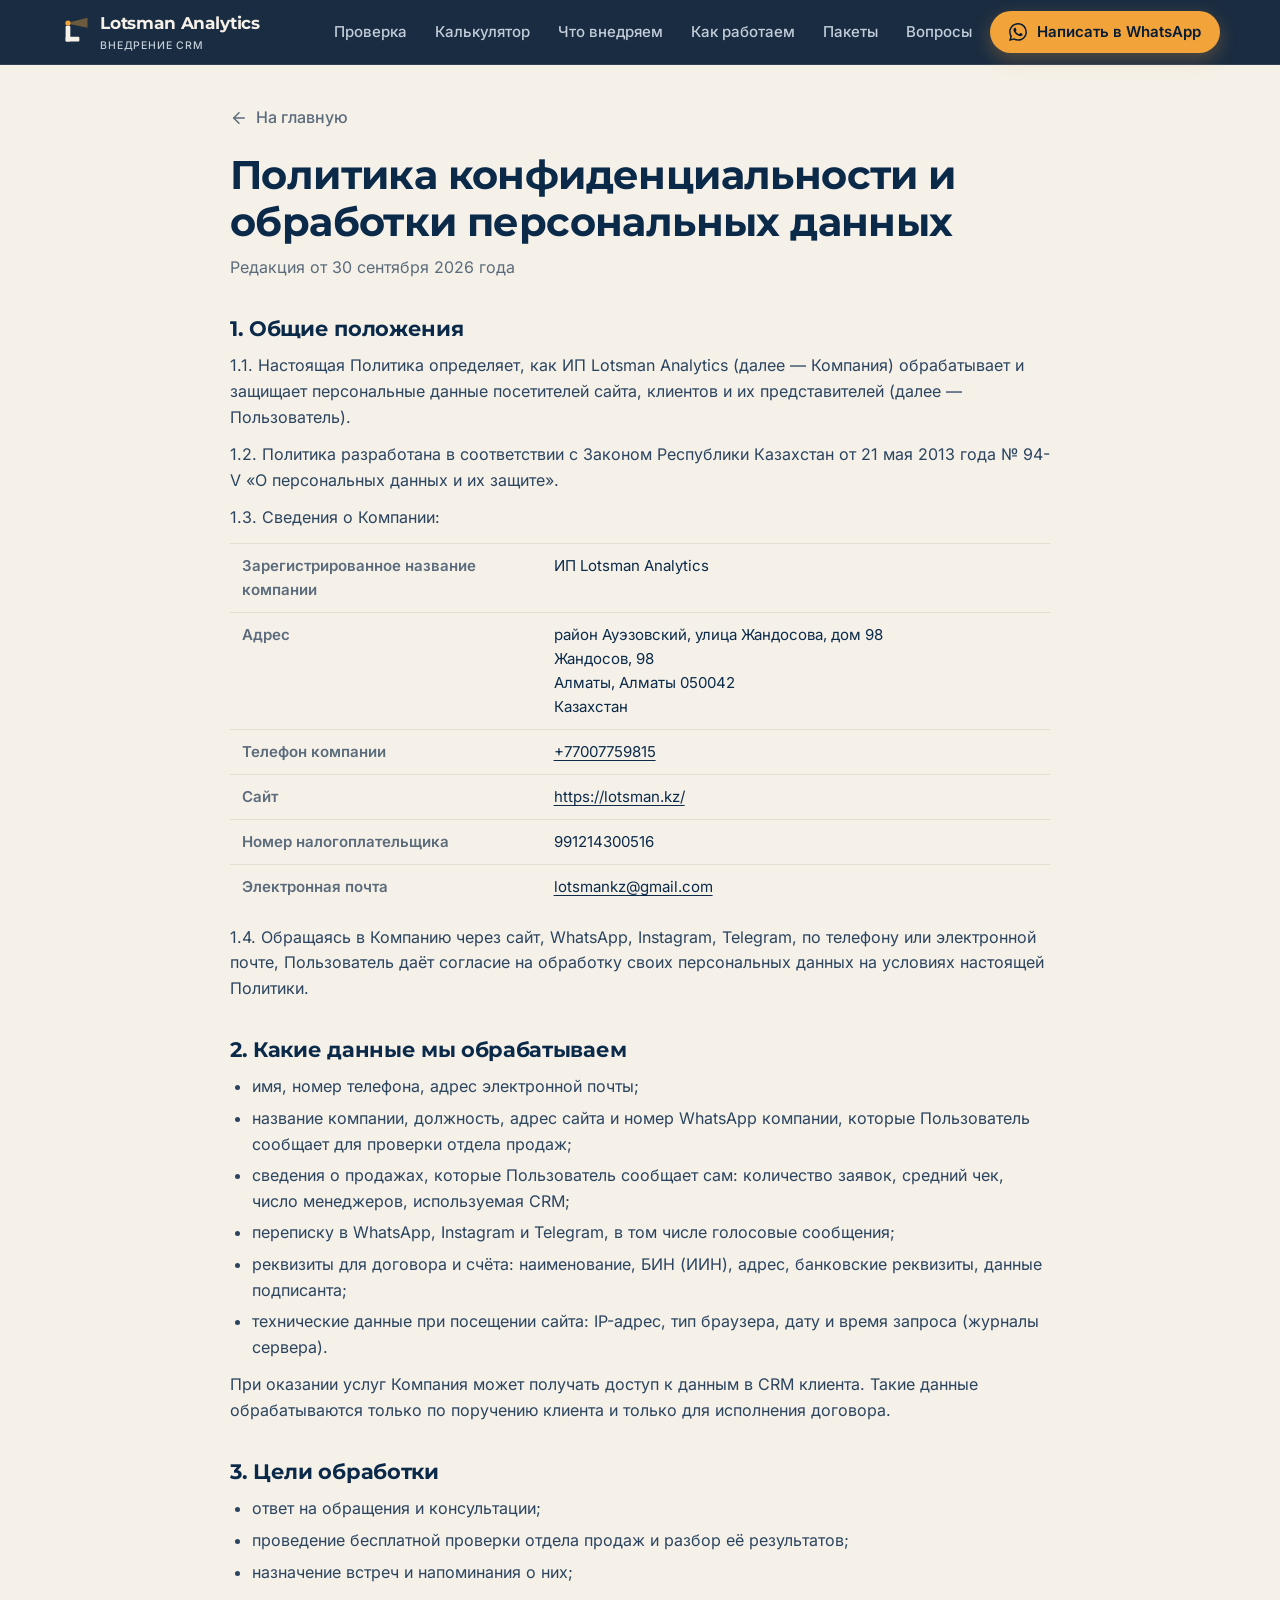
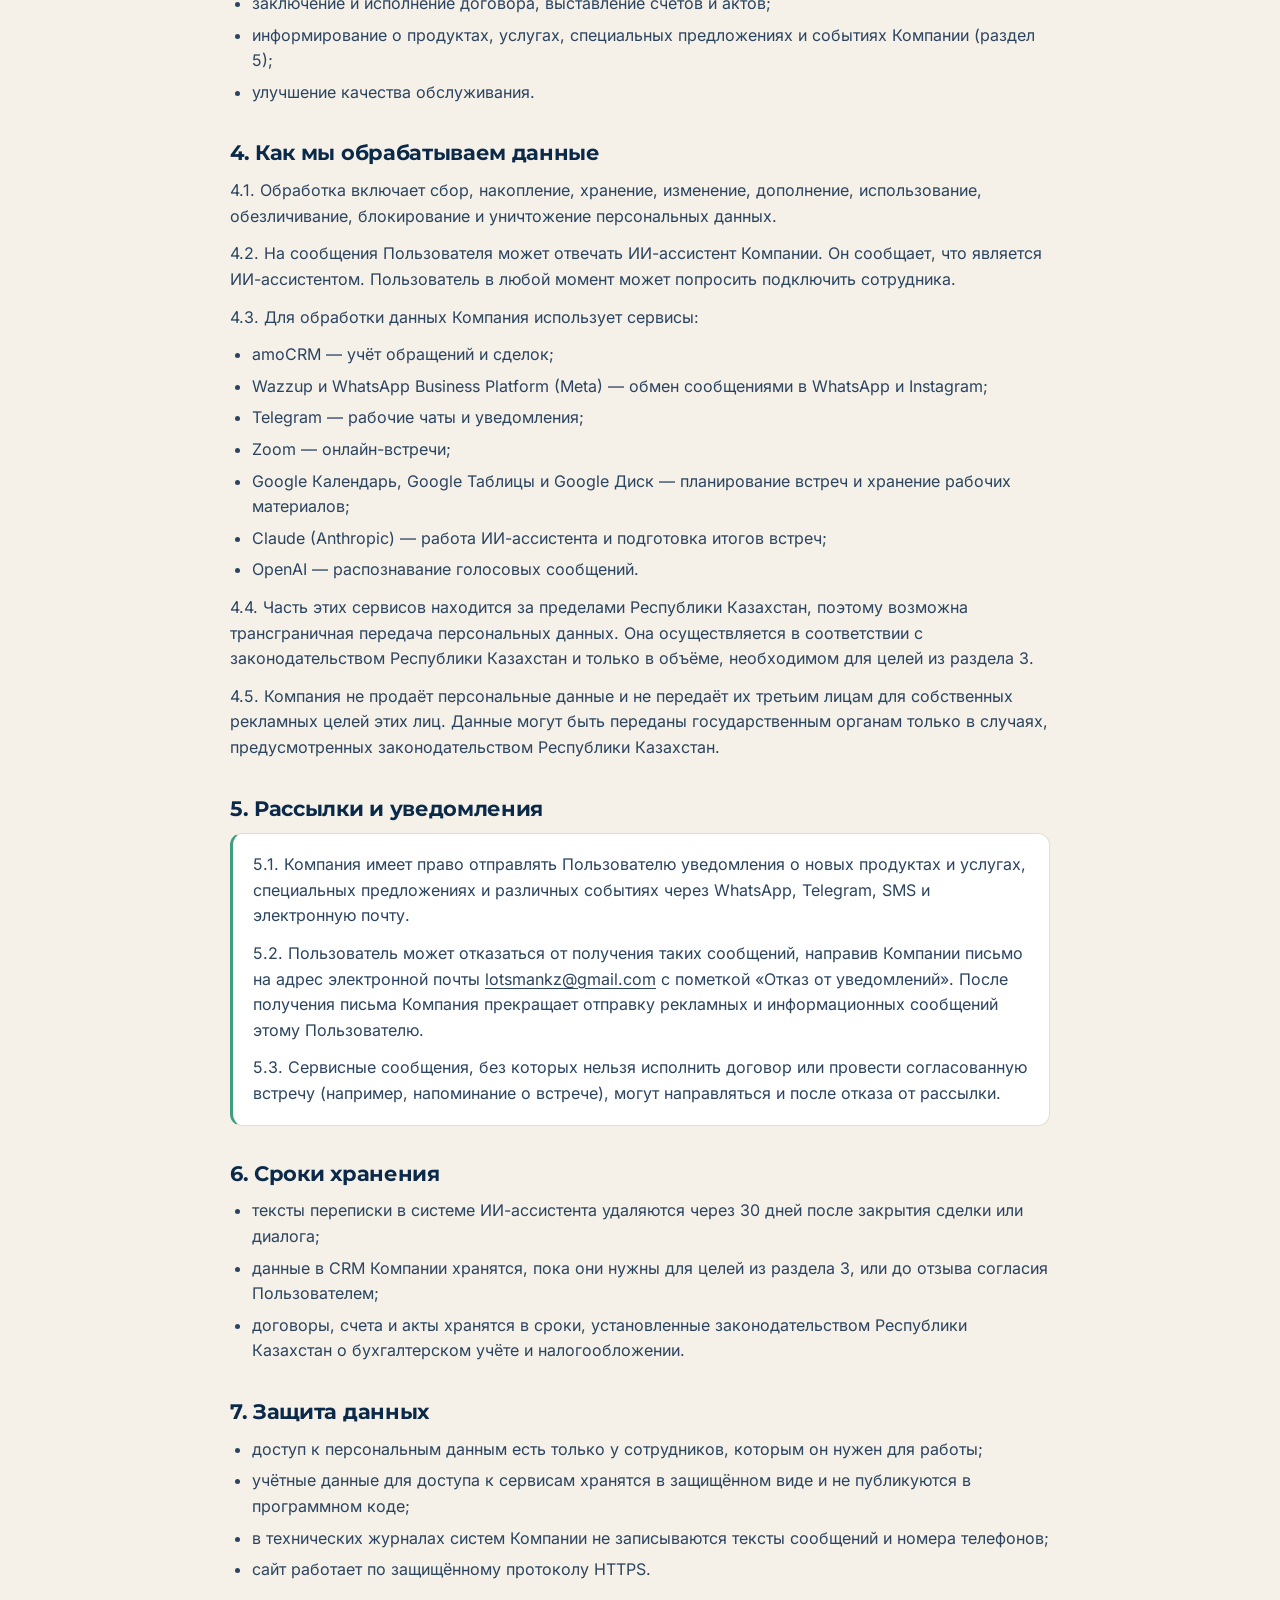
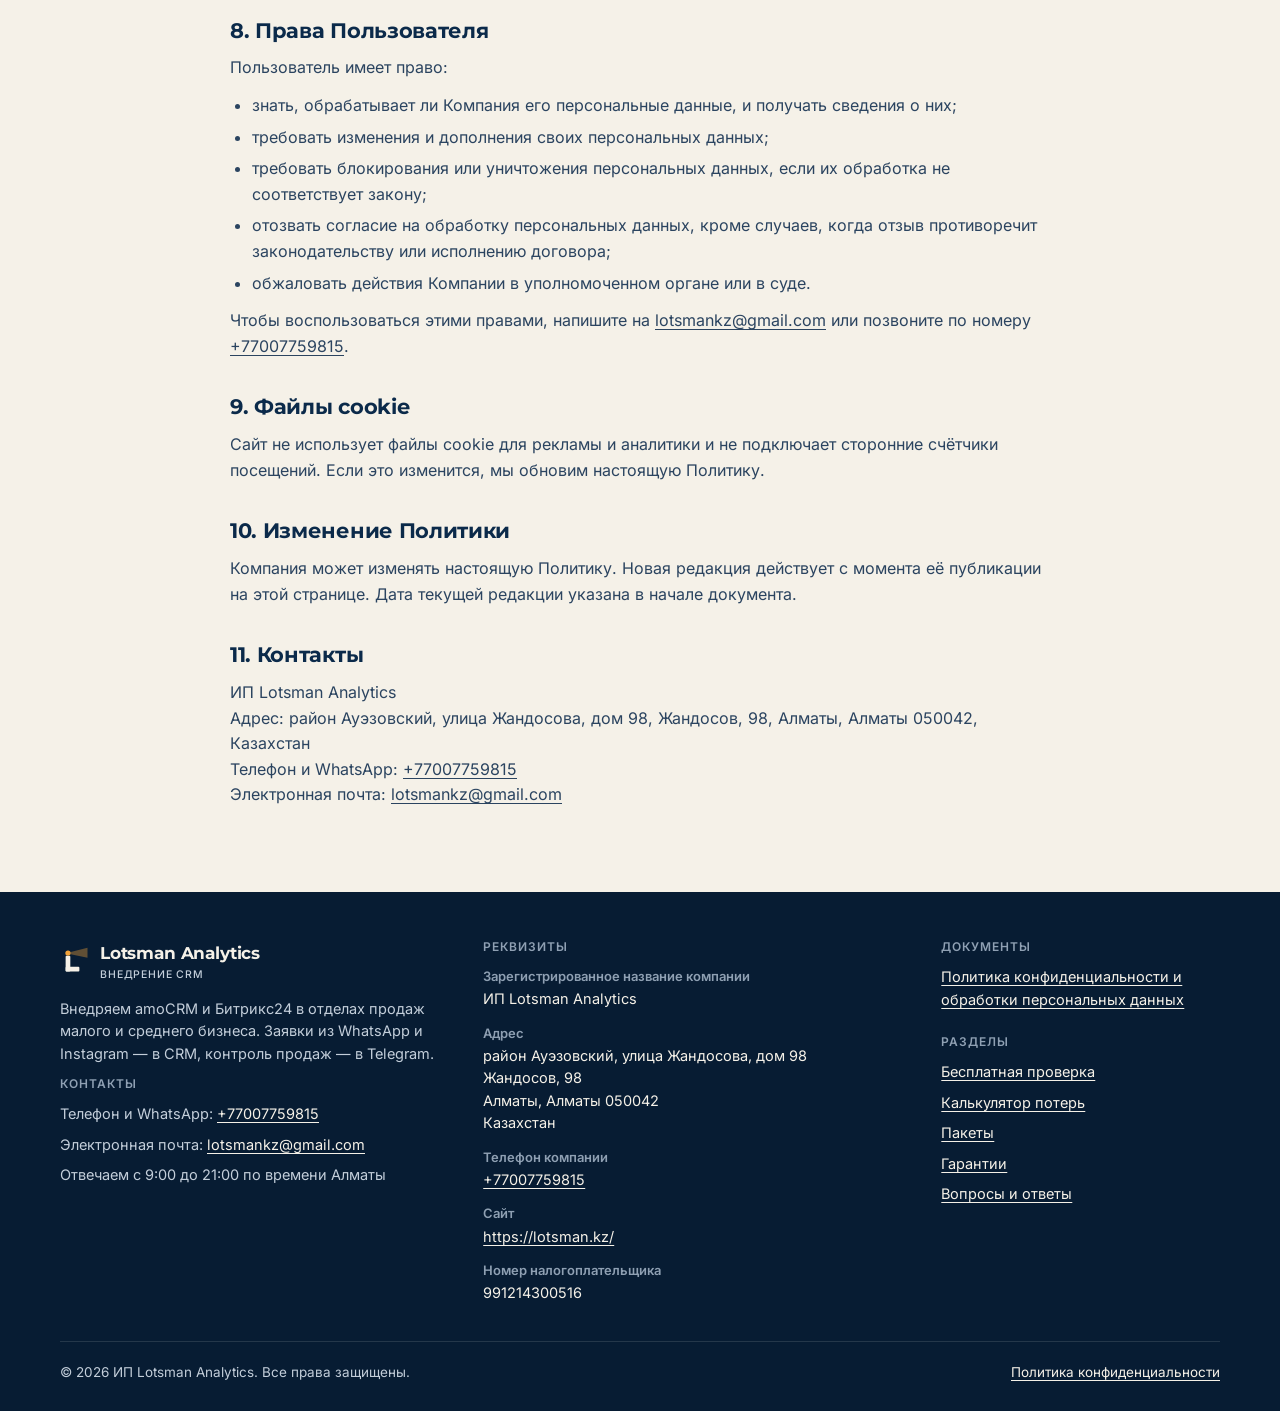
<file: privacy/index.html>
<!doctype html>
<html lang="ru">
<head>
  <meta charset="utf-8">
  <meta name="viewport" content="width=device-width, initial-scale=1">
  <title>Политика конфиденциальности — ИП Lotsman Analytics</title>
  <meta name="description" content="Политика конфиденциальности и обработки персональных данных ИП Lotsman Analytics: какие данные мы обрабатываем, зачем, как храним и как отказаться от рассылок.">
  <meta name="theme-color" content="#071c33">
  <link rel="canonical" href="https://lotsman.kz/privacy/">
  <link rel="icon" href="/favicon.svg" type="image/svg+xml">
  <link rel="apple-touch-icon" href="/apple-touch-icon.png">
  <link rel="preload" href="/assets/fonts/montserrat-cyrillic-wght-normal.woff2" as="font" type="font/woff2" crossorigin>
  <link rel="preload" href="/assets/fonts/inter-cyrillic-wght-normal.woff2" as="font" type="font/woff2" crossorigin>
  <link rel="stylesheet" href="/assets/styles.css?v=1be70932e8">
  <script src="/assets/site.js?v=5cd6d852fa"></script>
</head>
<body>
<a class="skip" href="#main">Перейти к содержанию</a>
<header class="header">
  <div class="wrap">
    <a class="brand" href="/" aria-label="Lotsman Analytics — на главную">
      <svg width="30" height="30" viewBox="0 0 48 48" aria-hidden="true"><polygon points="17,8 44,1 44,17 17,11.5" fill="#F2A33A" fill-opacity=".38"/><rect x="9" y="14" width="7.5" height="25" rx="1.5" fill="currentColor"/><rect x="9" y="31.5" width="22" height="7.5" rx="1.5" fill="currentColor"/><circle cx="12.75" cy="9.75" r="4.25" fill="#F2A33A"/></svg>
      <span>Lotsman Analytics<small>Внедрение CRM</small></span>
    </a>
    <nav class="nav" aria-label="Разделы сайта">
      <a href="/#check">Проверка</a>
      <a href="/#calc">Калькулятор</a>
      <a href="/#services">Что внедряем</a>
      <a href="/#process">Как работаем</a>
      <a href="/#packages">Пакеты</a>
      <a href="/#faq">Вопросы</a>
    </nav>
    <a class="btn btn-primary header-cta" href="https://wa.me/77007759815?text=%D0%97%D0%B4%D1%80%D0%B0%D0%B2%D1%81%D1%82%D0%B2%D1%83%D0%B9%D1%82%D0%B5!%20%D0%A5%D0%BE%D1%87%D1%83%20%D0%B1%D0%B5%D1%81%D0%BF%D0%BB%D0%B0%D1%82%D0%BD%D1%83%D1%8E%20%D0%BF%D1%80%D0%BE%D0%B2%D0%B5%D1%80%D0%BA%D1%83%20%D0%BE%D1%82%D0%B4%D0%B5%D0%BB%D0%B0%20%D0%BF%D1%80%D0%BE%D0%B4%D0%B0%D0%B6" target="_blank" rel="noopener"><svg width="18" height="18" viewBox="0 0 24 24" fill="currentColor" aria-hidden="true"><path d="M17.472 14.382c-.297-.149-1.758-.867-2.03-.967-.273-.099-.471-.148-.67.15-.197.297-.767.966-.94 1.164-.173.199-.347.223-.644.075-.297-.15-1.255-.463-2.39-1.475-.883-.788-1.48-1.761-1.653-2.059-.173-.297-.018-.458.13-.606.134-.133.298-.347.446-.52.149-.174.198-.298.298-.497.099-.198.05-.371-.025-.52-.075-.149-.669-1.612-.916-2.207-.242-.579-.487-.5-.669-.51-.173-.008-.371-.01-.57-.01-.198 0-.52.074-.792.372-.272.297-1.04 1.016-1.04 2.479 0 1.462 1.065 2.875 1.213 3.074.149.198 2.096 3.2 5.077 4.487.709.306 1.262.489 1.694.625.712.227 1.36.195 1.871.118.571-.085 1.758-.719 2.006-1.413.248-.694.248-1.289.173-1.413-.074-.124-.272-.198-.57-.347m-5.421 7.403h-.004a9.87 9.87 0 01-5.031-1.378l-.361-.214-3.741.982.998-3.648-.235-.374a9.86 9.86 0 01-1.51-5.26c.001-5.45 4.436-9.884 9.888-9.884 2.64 0 5.122 1.03 6.988 2.898a9.825 9.825 0 012.893 6.994c-.003 5.45-4.437 9.884-9.885 9.884m8.413-18.297A11.815 11.815 0 0012.05 0C5.495 0 .16 5.335.157 11.892c0 2.096.547 4.142 1.588 5.945L.057 24l6.305-1.654a11.882 11.882 0 005.683 1.448h.005c6.554 0 11.89-5.335 11.893-11.893a11.821 11.821 0 00-3.48-8.413Z"/></svg> Написать в WhatsApp</a>
    <button class="menu-btn" type="button" aria-expanded="false" aria-controls="mobile-nav" aria-label="Открыть меню"><svg width="22" height="22" viewBox="0 0 24 24" fill="none" stroke="currentColor" stroke-width="2" stroke-linecap="round" stroke-linejoin="round" aria-hidden="true"><path d="M4 5h16" /><path d="M4 12h16" /><path d="M4 19h16" /></svg></button>
  </div>
  <nav class="mobile-nav" id="mobile-nav" aria-label="Разделы сайта">
    <a href="/#check">Бесплатная проверка</a>
    <a href="/#calc">Калькулятор потерь</a>
    <a href="/#services">Что внедряем</a>
    <a href="/#process">Как работаем</a>
    <a href="/#packages">Пакеты</a>
    <a href="/#faq">Вопросы</a>
    <a href="/#contacts">Контакты</a>
    <a class="btn btn-primary" href="https://wa.me/77007759815?text=%D0%97%D0%B4%D1%80%D0%B0%D0%B2%D1%81%D1%82%D0%B2%D1%83%D0%B9%D1%82%D0%B5!%20%D0%A5%D0%BE%D1%87%D1%83%20%D0%B1%D0%B5%D1%81%D0%BF%D0%BB%D0%B0%D1%82%D0%BD%D1%83%D1%8E%20%D0%BF%D1%80%D0%BE%D0%B2%D0%B5%D1%80%D0%BA%D1%83%20%D0%BE%D1%82%D0%B4%D0%B5%D0%BB%D0%B0%20%D0%BF%D1%80%D0%BE%D0%B4%D0%B0%D0%B6" target="_blank" rel="noopener"><svg width="18" height="18" viewBox="0 0 24 24" fill="currentColor" aria-hidden="true"><path d="M17.472 14.382c-.297-.149-1.758-.867-2.03-.967-.273-.099-.471-.148-.67.15-.197.297-.767.966-.94 1.164-.173.199-.347.223-.644.075-.297-.15-1.255-.463-2.39-1.475-.883-.788-1.48-1.761-1.653-2.059-.173-.297-.018-.458.13-.606.134-.133.298-.347.446-.52.149-.174.198-.298.298-.497.099-.198.05-.371-.025-.52-.075-.149-.669-1.612-.916-2.207-.242-.579-.487-.5-.669-.51-.173-.008-.371-.01-.57-.01-.198 0-.52.074-.792.372-.272.297-1.04 1.016-1.04 2.479 0 1.462 1.065 2.875 1.213 3.074.149.198 2.096 3.2 5.077 4.487.709.306 1.262.489 1.694.625.712.227 1.36.195 1.871.118.571-.085 1.758-.719 2.006-1.413.248-.694.248-1.289.173-1.413-.074-.124-.272-.198-.57-.347m-5.421 7.403h-.004a9.87 9.87 0 01-5.031-1.378l-.361-.214-3.741.982.998-3.648-.235-.374a9.86 9.86 0 01-1.51-5.26c.001-5.45 4.436-9.884 9.888-9.884 2.64 0 5.122 1.03 6.988 2.898a9.825 9.825 0 012.893 6.994c-.003 5.45-4.437 9.884-9.885 9.884m8.413-18.297A11.815 11.815 0 0012.05 0C5.495 0 .16 5.335.157 11.892c0 2.096.547 4.142 1.588 5.945L.057 24l6.305-1.654a11.882 11.882 0 005.683 1.448h.005c6.554 0 11.89-5.335 11.893-11.893a11.821 11.821 0 00-3.48-8.413Z"/></svg> Написать в WhatsApp</a>
  </nav>
</header>

<main id="main" class="doc">
  <div class="wrap">
    <a class="back" href="/"><svg width="18" height="18" viewBox="0 0 24 24" fill="none" stroke="currentColor" stroke-width="2" stroke-linecap="round" stroke-linejoin="round" aria-hidden="true"><path d="m12 19-7-7 7-7" /><path d="M19 12H5" /></svg> На главную</a>
    <h1>Политика конфиденциальности и обработки персональных данных</h1>
    <p class="meta">Редакция от 30 сентября 2026 года</p>

    <h2 id="general">1. Общие положения</h2>
    <p>1.1. Настоящая Политика определяет, как ИП Lotsman Analytics (далее — Компания) обрабатывает и защищает персональные данные посетителей сайта, клиентов и их представителей (далее — Пользователь).</p>
    <p>1.2. Политика разработана в соответствии с Законом Республики Казахстан от 21 мая 2013 года № 94-V «О персональных данных и их защите».</p>
    <p>1.3. Сведения о Компании:</p>
    <table>
      <tbody>
        <tr><th scope="row">Зарегистрированное название компании</th><td>ИП Lotsman Analytics</td></tr>
        <tr><th scope="row">Адрес</th><td>район Ауэзовский, улица Жандосова, дом 98<br>Жандосов, 98<br>Алматы, Алматы 050042<br>Казахстан</td></tr>
        <tr><th scope="row">Телефон компании</th><td><a href="tel:+77007759815">+77007759815</a></td></tr>
        <tr><th scope="row">Сайт</th><td><a href="https://lotsman.kz/">https://lotsman.kz/</a></td></tr>
        <tr><th scope="row">Номер налогоплательщика</th><td>991214300516</td></tr>
        <tr><th scope="row">Электронная почта</th><td><a href="mailto:lotsmankz@gmail.com">lotsmankz@gmail.com</a></td></tr>
      </tbody>
    </table>
    <p>1.4. Обращаясь в Компанию через сайт, WhatsApp, Instagram, Telegram, по телефону или электронной почте, Пользователь даёт согласие на обработку своих персональных данных на условиях настоящей Политики.</p>

    <h2 id="data">2. Какие данные мы обрабатываем</h2>
    <ul>
      <li>имя, номер телефона, адрес электронной почты;</li>
      <li>название компании, должность, адрес сайта и номер WhatsApp компании, которые Пользователь сообщает для проверки отдела продаж;</li>
      <li>сведения о продажах, которые Пользователь сообщает сам: количество заявок, средний чек, число менеджеров, используемая CRM;</li>
      <li>переписку в WhatsApp, Instagram и Telegram, в том числе голосовые сообщения;</li>
      <li>реквизиты для договора и счёта: наименование, БИН (ИИН), адрес, банковские реквизиты, данные подписанта;</li>
      <li>технические данные при посещении сайта: IP-адрес, тип браузера, дату и время запроса (журналы сервера).</li>
    </ul>
    <p>При оказании услуг Компания может получать доступ к данным в CRM клиента. Такие данные обрабатываются только по поручению клиента и только для исполнения договора.</p>

    <h2 id="purposes">3. Цели обработки</h2>
    <ul>
      <li>ответ на обращения и консультации;</li>
      <li>проведение бесплатной проверки отдела продаж и разбор её результатов;</li>
      <li>назначение встреч и напоминания о них;</li>
      <li>заключение и исполнение договора, выставление счетов и актов;</li>
      <li>информирование о продуктах, услугах, специальных предложениях и событиях Компании (раздел 5);</li>
      <li>улучшение качества обслуживания.</li>
    </ul>

    <h2 id="processing">4. Как мы обрабатываем данные</h2>
    <p>4.1. Обработка включает сбор, накопление, хранение, изменение, дополнение, использование, обезличивание, блокирование и уничтожение персональных данных.</p>
    <p>4.2. На сообщения Пользователя может отвечать ИИ-ассистент Компании. Он сообщает, что является ИИ-ассистентом. Пользователь в любой момент может попросить подключить сотрудника.</p>
    <p>4.3. Для обработки данных Компания использует сервисы:</p>
    <ul>
      <li>amoCRM — учёт обращений и сделок;</li>
      <li>Wazzup и WhatsApp Business Platform (Meta) — обмен сообщениями в WhatsApp и Instagram;</li>
      <li>Telegram — рабочие чаты и уведомления;</li>
      <li>Zoom — онлайн-встречи;</li>
      <li>Google Календарь, Google Таблицы и Google Диск — планирование встреч и хранение рабочих материалов;</li>
      <li>Claude (Anthropic) — работа ИИ-ассистента и подготовка итогов встреч;</li>
      <li>OpenAI — распознавание голосовых сообщений.</li>
    </ul>
    <p>4.4. Часть этих сервисов находится за пределами Республики Казахстан, поэтому возможна трансграничная передача персональных данных. Она осуществляется в соответствии с законодательством Республики Казахстан и только в объёме, необходимом для целей из раздела 3.</p>
    <p>4.5. Компания не продаёт персональные данные и не передаёт их третьим лицам для собственных рекламных целей этих лиц. Данные могут быть переданы государственным органам только в случаях, предусмотренных законодательством Республики Казахстан.</p>

    <h2 id="notifications">5. Рассылки и уведомления</h2>
    <div class="highlight">
      <p>5.1. Компания имеет право отправлять Пользователю уведомления о новых продуктах и услугах, специальных предложениях и различных событиях через WhatsApp, Telegram, SMS и электронную почту.</p>
      <p>5.2. Пользователь может отказаться от получения таких сообщений, направив Компании письмо на адрес электронной почты <a href="mailto:lotsmankz@gmail.com?subject=%D0%9E%D1%82%D0%BA%D0%B0%D0%B7%20%D0%BE%D1%82%20%D1%83%D0%B2%D0%B5%D0%B4%D0%BE%D0%BC%D0%BB%D0%B5%D0%BD%D0%B8%D0%B9">lotsmankz@gmail.com</a> с пометкой «Отказ от уведомлений». После получения письма Компания прекращает отправку рекламных и информационных сообщений этому Пользователю.</p>
      <p>5.3. Сервисные сообщения, без которых нельзя исполнить договор или провести согласованную встречу (например, напоминание о встрече), могут направляться и после отказа от рассылки.</p>
    </div>

    <h2 id="storage">6. Сроки хранения</h2>
    <ul>
      <li>тексты переписки в системе ИИ-ассистента удаляются через 30 дней после закрытия сделки или диалога;</li>
      <li>данные в CRM Компании хранятся, пока они нужны для целей из раздела 3, или до отзыва согласия Пользователем;</li>
      <li>договоры, счета и акты хранятся в сроки, установленные законодательством Республики Казахстан о бухгалтерском учёте и налогообложении.</li>
    </ul>

    <h2 id="security">7. Защита данных</h2>
    <ul>
      <li>доступ к персональным данным есть только у сотрудников, которым он нужен для работы;</li>
      <li>учётные данные для доступа к сервисам хранятся в защищённом виде и не публикуются в программном коде;</li>
      <li>в технических журналах систем Компании не записываются тексты сообщений и номера телефонов;</li>
      <li>сайт работает по защищённому протоколу HTTPS.</li>
    </ul>

    <h2 id="rights">8. Права Пользователя</h2>
    <p>Пользователь имеет право:</p>
    <ul>
      <li>знать, обрабатывает ли Компания его персональные данные, и получать сведения о них;</li>
      <li>требовать изменения и дополнения своих персональных данных;</li>
      <li>требовать блокирования или уничтожения персональных данных, если их обработка не соответствует закону;</li>
      <li>отозвать согласие на обработку персональных данных, кроме случаев, когда отзыв противоречит законодательству или исполнению договора;</li>
      <li>обжаловать действия Компании в уполномоченном органе или в суде.</li>
    </ul>
    <p>Чтобы воспользоваться этими правами, напишите на <a href="mailto:lotsmankz@gmail.com">lotsmankz@gmail.com</a> или позвоните по номеру <a href="tel:+77007759815" class="nowrap">+77007759815</a>.</p>

    <h2 id="cookies">9. Файлы cookie</h2>
    <p>Сайт не использует файлы cookie для рекламы и аналитики и не подключает сторонние счётчики посещений. Если это изменится, мы обновим настоящую Политику.</p>

    <h2 id="changes">10. Изменение Политики</h2>
    <p>Компания может изменять настоящую Политику. Новая редакция действует с момента её публикации на этой странице. Дата текущей редакции указана в начале документа.</p>

    <h2 id="contacts">11. Контакты</h2>
    <p>ИП Lotsman Analytics<br>
      Адрес: район Ауэзовский, улица Жандосова, дом 98, Жандосов, 98, Алматы, Алматы 050042, Казахстан<br>
      Телефон и WhatsApp: <a href="tel:+77007759815" class="nowrap">+77007759815</a><br>
      Электронная почта: <a href="mailto:lotsmankz@gmail.com">lotsmankz@gmail.com</a></p>
  </div>
</main>

<footer class="footer" id="requisites">
  <div class="wrap">
    <div class="footer-grid">
      <div>
        <a class="brand" href="/"><svg width="30" height="30" viewBox="0 0 48 48" aria-hidden="true"><polygon points="17,8 44,1 44,17 17,11.5" fill="#F2A33A" fill-opacity=".38"/><rect x="9" y="14" width="7.5" height="25" rx="1.5" fill="currentColor"/><rect x="9" y="31.5" width="22" height="7.5" rx="1.5" fill="currentColor"/><circle cx="12.75" cy="9.75" r="4.25" fill="#F2A33A"/></svg><span>Lotsman Analytics<small>Внедрение CRM</small></span></a>
        <p>Внедряем amoCRM и Битрикс24 в отделах продаж малого и среднего бизнеса. Заявки из WhatsApp и Instagram — в CRM, контроль продаж — в Telegram.</p>
        <h2>Контакты</h2>
        <ul class="footer-links">
          <li>Телефон и WhatsApp: <a href="tel:+77007759815" class="nowrap">+77007759815</a></li>
          <li>Электронная почта: <a href="mailto:lotsmankz@gmail.com">lotsmankz@gmail.com</a></li>
          <li>Отвечаем с 9:00 до 21:00 по времени Алматы</li>
        </ul>
      </div>
      <div>
        <h2>Реквизиты</h2>
        <dl class="req-meta">
          <dt>Зарегистрированное название компании</dt>
          <dd>ИП Lotsman Analytics</dd>
          <dt>Адрес</dt>
          <dd>район Ауэзовский, улица Жандосова, дом 98<br>Жандосов, 98<br>Алматы, Алматы 050042<br>Казахстан</dd>
          <dt>Телефон компании</dt>
          <dd><a href="tel:+77007759815">+77007759815</a></dd>
          <dt>Сайт</dt>
          <dd><a href="https://lotsman.kz/">https://lotsman.kz/</a></dd>
          <dt>Номер налогоплательщика</dt>
          <dd>991214300516</dd>
        </dl>
      </div>
      <div>
        <h2>Документы</h2>
        <ul class="footer-links">
          <li><a href="/privacy/">Политика конфиденциальности и обработки персональных данных</a></li>
        </ul>
        <h2 style="margin-top: 24px">Разделы</h2>
        <ul class="footer-links">
          <li><a href="/#check">Бесплатная проверка</a></li>
          <li><a href="/#calc">Калькулятор потерь</a></li>
          <li><a href="/#packages">Пакеты</a></li>
          <li><a href="/#guarantees">Гарантии</a></li>
          <li><a href="/#faq">Вопросы и ответы</a></li>
        </ul>
      </div>
    </div>
    <div class="footer-bottom">
      <span>© 2026 ИП Lotsman Analytics. Все права защищены.</span>
      <a href="/privacy/">Политика конфиденциальности</a>
    </div>
  </div>
</footer>
</body>
</html>
</file>
<file: assets/styles.css>
/* ==========================================================================
   Lotsman Analytics — сайт компании.
   Бренд-гайд 1.0: Ночь / Песок / Янтарь; статусы Курс / Янтарь / Риф.
   Янтаря не больше 10 % экрана, янтарного текста на светлом фоне нет.
   Светлая и тёмная тема, без горизонтальной прокрутки на 390 px.
   ========================================================================== */

/* ---------- Шрифты (свои файлы, без внешних запросов) ---------- */
@font-face {
  font-family: "Inter";
  font-style: normal;
  font-display: swap;
  font-weight: 100 900;
  src: url(fonts/inter-cyrillic-ext-wght-normal.woff2) format("woff2-variations");
  unicode-range: U+0460-052F, U+1C80-1C8A, U+20B4, U+2DE0-2DFF, U+A640-A69F, U+FE2E-FE2F;
}
@font-face {
  font-family: "Inter";
  font-style: normal;
  font-display: swap;
  font-weight: 100 900;
  src: url(fonts/inter-cyrillic-wght-normal.woff2) format("woff2-variations");
  unicode-range: U+0301, U+0400-045F, U+0490-0491, U+04B0-04B1, U+2116;
}
@font-face {
  font-family: "Inter";
  font-style: normal;
  font-display: swap;
  font-weight: 100 900;
  src: url(fonts/inter-latin-ext-wght-normal.woff2) format("woff2-variations");
  unicode-range: U+0100-02BA, U+02BD-02C5, U+02C7-02CC, U+02CE-02D7, U+02DD-02FF, U+0304, U+0308,
    U+0329, U+1D00-1DBF, U+1E00-1E9F, U+1EF2-1EFF, U+2020, U+20A0-20AB, U+20AD-20C0, U+2113,
    U+2C60-2C7F, U+A720-A7FF;
}
@font-face {
  font-family: "Inter";
  font-style: normal;
  font-display: swap;
  font-weight: 100 900;
  src: url(fonts/inter-latin-wght-normal.woff2) format("woff2-variations");
  unicode-range: U+0000-00FF, U+0131, U+0152-0153, U+02BB-02BC, U+02C6, U+02DA, U+02DC, U+0304,
    U+0308, U+0329, U+2000-206F, U+20AC, U+2122, U+2191, U+2193, U+2212, U+2215, U+FEFF, U+FFFD;
}
@font-face {
  font-family: "Montserrat";
  font-style: normal;
  font-display: swap;
  font-weight: 100 900;
  src: url(fonts/montserrat-cyrillic-ext-wght-normal.woff2) format("woff2-variations");
  unicode-range: U+0460-052F, U+1C80-1C8A, U+20B4, U+2DE0-2DFF, U+A640-A69F, U+FE2E-FE2F;
}
@font-face {
  font-family: "Montserrat";
  font-style: normal;
  font-display: swap;
  font-weight: 100 900;
  src: url(fonts/montserrat-cyrillic-wght-normal.woff2) format("woff2-variations");
  unicode-range: U+0301, U+0400-045F, U+0490-0491, U+04B0-04B1, U+2116;
}
@font-face {
  font-family: "Montserrat";
  font-style: normal;
  font-display: swap;
  font-weight: 100 900;
  src: url(fonts/montserrat-latin-ext-wght-normal.woff2) format("woff2-variations");
  unicode-range: U+0100-02BA, U+02BD-02C5, U+02C7-02CC, U+02CE-02D7, U+02DD-02FF, U+0304, U+0308,
    U+0329, U+1D00-1DBF, U+1E00-1E9F, U+1EF2-1EFF, U+2020, U+20A0-20AB, U+20AD-20C0, U+2113,
    U+2C60-2C7F, U+A720-A7FF;
}
@font-face {
  font-family: "Montserrat";
  font-style: normal;
  font-display: swap;
  font-weight: 100 900;
  src: url(fonts/montserrat-latin-wght-normal.woff2) format("woff2-variations");
  unicode-range: U+0000-00FF, U+0131, U+0152-0153, U+02BB-02BC, U+02C6, U+02DA, U+02DC, U+0304,
    U+0308, U+0329, U+2000-206F, U+20AC, U+2122, U+2191, U+2193, U+2212, U+2215, U+FEFF, U+FFFD;
}

/* ---------- Токены ---------- */
:root {
  --night: #0b2a4a;
  --deep: #071c33;
  --amber: #f2a33a;
  --amber-hover: #f5b458;
  --sand: #f5f1e8;
  --slate: #5b6b7c;
  --course: #3e9e7e;
  --reef: #d8553f;
  --on-dark: #f5f1e8;
  --on-dark-2: #c3ceda;
  --on-dark-line: rgba(245, 241, 232, 0.12);

  --bg: #f5f1e8;
  --surface: #ffffff;
  --surface-2: #faf8f3;
  --ink: #0b2a4a;
  --ink-2: #2b4460;
  --muted: #5b6b7c;
  --line: #e4ddd0;
  --line-strong: #d3cab9;
  --soft: #efe9dd;
  --ok-bg: rgba(62, 158, 126, 0.12);
  --ok-ink: #22795d;
  --warn-bg: rgba(242, 163, 58, 0.16);
  --warn-ink: #0b2a4a;
  --bad-bg: rgba(216, 85, 63, 0.12);
  --bad-ink: #b63c28;
  --shadow: 0 1px 2px rgba(7, 28, 51, 0.05), 0 6px 20px rgba(7, 28, 51, 0.06);
  --shadow-lg: 0 18px 50px rgba(7, 28, 51, 0.22);

  --radius-sm: 8px;
  --radius: 12px;
  --radius-lg: 18px;
  --wrap: 1160px;
  --gutter: 16px;

  --display: "Montserrat", "Segoe UI", "Helvetica Neue", Arial, sans-serif;
  --text: "Inter", "Segoe UI", "Helvetica Neue", Arial, sans-serif;
  color-scheme: light;
}
@media (prefers-color-scheme: dark) {
  :root:not([data-theme="light"]) {
    --bg: #061729;
    --surface: #0c2644;
    --surface-2: #0a2240;
    --ink: #f5f1e8;
    --ink-2: #d9dfe6;
    --muted: #a3b1c0;
    --line: #1b3a5c;
    --line-strong: #27496f;
    --soft: #0a2240;
    --ok-bg: rgba(62, 158, 126, 0.2);
    --ok-ink: #7fd3b4;
    --warn-bg: rgba(242, 163, 58, 0.18);
    --warn-ink: #f7c580;
    --bad-bg: rgba(216, 85, 63, 0.22);
    --bad-ink: #ff9d8a;
    --shadow: 0 1px 2px rgba(0, 0, 0, 0.3), 0 8px 24px rgba(0, 0, 0, 0.25);
    color-scheme: dark;
  }
}
:root[data-theme="dark"] {
  --bg: #061729;
  --surface: #0c2644;
  --surface-2: #0a2240;
  --ink: #f5f1e8;
  --ink-2: #d9dfe6;
  --muted: #a3b1c0;
  --line: #1b3a5c;
  --line-strong: #27496f;
  --soft: #0a2240;
  --ok-bg: rgba(62, 158, 126, 0.2);
  --ok-ink: #7fd3b4;
  --warn-bg: rgba(242, 163, 58, 0.18);
  --warn-ink: #f7c580;
  --bad-bg: rgba(216, 85, 63, 0.22);
  --bad-ink: #ff9d8a;
  --shadow: 0 1px 2px rgba(0, 0, 0, 0.3), 0 8px 24px rgba(0, 0, 0, 0.25);
  color-scheme: dark;
}

/* ---------- База ---------- */
*,
*::before,
*::after {
  box-sizing: border-box;
}
html {
  scroll-behavior: smooth;
  scroll-padding-top: 80px;
  -webkit-text-size-adjust: 100%;
}
@media (prefers-reduced-motion: reduce) {
  html {
    scroll-behavior: auto;
  }
}
body {
  margin: 0;
  background: var(--bg);
  color: var(--ink);
  font-family: var(--text);
  font-size: 16px;
  line-height: 1.6;
  -webkit-font-smoothing: antialiased;
  text-rendering: optimizeLegibility;
  overflow-x: hidden;
}
h1,
h2,
h3 {
  font-family: var(--display);
  line-height: 1.18;
  letter-spacing: -0.015em;
  margin: 0;
  text-wrap: balance;
}
p {
  margin: 0 0 12px;
}
a {
  color: inherit;
  text-underline-offset: 3px;
}
:focus-visible {
  outline: 2px solid var(--amber);
  outline-offset: 3px;
  border-radius: 6px;
}
img,
svg {
  max-width: 100%;
}
ul {
  margin: 0;
  padding: 0;
}
.num {
  font-variant-numeric: tabular-nums;
  white-space: nowrap;
}
.nowrap {
  white-space: nowrap;
}
.sr-only {
  position: absolute;
  width: 1px;
  height: 1px;
  overflow: hidden;
  clip: rect(0 0 0 0);
  white-space: nowrap;
}
.skip {
  position: absolute;
  left: 12px;
  top: -60px;
  z-index: 100;
  background: var(--amber);
  color: var(--deep);
  padding: 10px 14px;
  border-radius: var(--radius-sm);
  font-weight: 600;
}
.skip:focus {
  top: 12px;
}
.wrap {
  width: 100%;
  max-width: calc(var(--wrap) + var(--gutter) * 2);
  margin: 0 auto;
  padding: 0 var(--gutter);
}
@media (min-width: 720px) {
  :root {
    --gutter: 28px;
  }
}

/* ---------- Кнопки ---------- */
.btn {
  display: inline-flex;
  align-items: center;
  justify-content: center;
  gap: 10px;
  min-height: 48px;
  padding: 12px 22px;
  border-radius: 999px;
  border: 1px solid transparent;
  font-family: var(--text);
  font-size: 16px;
  font-weight: 600;
  line-height: 1.2;
  text-decoration: none;
  cursor: pointer;
  transition: background-color 0.15s ease, border-color 0.15s ease, transform 0.15s ease;
}
.btn:active {
  transform: translateY(1px);
}
.btn svg {
  flex: none;
}
/* Янтарная кнопка — главное действие; текст тёмный, не янтарный. */
.btn-primary {
  background: var(--amber);
  color: var(--deep);
}
.btn-primary:hover {
  background: var(--amber-hover);
}
.btn-ghost {
  border-color: var(--on-dark-line);
  color: var(--on-dark);
  background: rgba(245, 241, 232, 0.04);
}
.btn-ghost:hover {
  border-color: rgba(245, 241, 232, 0.4);
}
.btn-line {
  border-color: var(--line-strong);
  color: var(--ink);
  background: transparent;
}
.btn-line:hover {
  border-color: var(--ink);
}
.btn-night {
  background: var(--night);
  color: var(--sand);
}
.btn-night:hover {
  background: var(--deep);
}
:root[data-theme="dark"] .btn-night {
  background: var(--sand);
  color: var(--night);
}
@media (prefers-color-scheme: dark) {
  :root:not([data-theme="light"]) .btn-night {
    background: var(--sand);
    color: var(--night);
  }
}

/* ---------- Шапка ---------- */
.header {
  position: sticky;
  top: 0;
  z-index: 40;
  background: rgba(7, 28, 51, 0.92);
  backdrop-filter: saturate(140%) blur(10px);
  -webkit-backdrop-filter: saturate(140%) blur(10px);
  border-bottom: 1px solid var(--on-dark-line);
  color: var(--on-dark);
}
.header .wrap {
  display: flex;
  align-items: center;
  justify-content: space-between;
  gap: 16px;
  height: 64px;
}
.brand {
  display: inline-flex;
  align-items: center;
  gap: 10px;
  color: var(--on-dark);
  text-decoration: none;
  font-family: var(--display);
  font-weight: 700;
  font-size: 17px;
  letter-spacing: -0.01em;
  white-space: nowrap;
}
.brand small {
  display: block;
  font-family: var(--text);
  font-weight: 500;
  font-size: 10.5px;
  letter-spacing: 0.08em;
  text-transform: uppercase;
  color: var(--on-dark-2);
  margin-top: 1px;
}
.nav {
  display: none;
}
.nav a {
  color: var(--on-dark-2);
  text-decoration: none;
  font-size: 15px;
  font-weight: 500;
  padding: 8px 2px;
}
.nav a:hover {
  color: var(--on-dark);
}
.header-cta {
  display: none;
}
.menu-btn {
  display: inline-flex;
  align-items: center;
  justify-content: center;
  width: 44px;
  height: 44px;
  border-radius: 10px;
  border: 1px solid var(--on-dark-line);
  background: transparent;
  color: var(--on-dark);
  cursor: pointer;
}
.mobile-nav {
  display: none;
  border-top: 1px solid var(--on-dark-line);
  padding: 8px var(--gutter) 20px;
}
.mobile-nav.open {
  display: block;
}
.mobile-nav a:not(.btn) {
  display: block;
  padding: 13px 0;
  color: var(--on-dark);
  text-decoration: none;
  font-weight: 500;
  border-bottom: 1px solid var(--on-dark-line);
}
.mobile-nav .btn {
  width: 100%;
  margin-top: 16px;
}
.header .wrap > .brand {
  margin-right: auto;
}
@media (min-width: 640px) {
  .header-cta {
    display: inline-flex;
    min-height: 42px;
    padding: 9px 18px;
    font-size: 15px;
  }
}
@media (min-width: 1120px) {
  .nav {
    display: flex;
    gap: 24px;
  }
  .menu-btn,
  .mobile-nav,
  .mobile-nav.open {
    display: none;
  }
}

/* ---------- Первый экран ---------- */
.hero {
  position: relative;
  overflow: hidden;
  background: radial-gradient(120% 90% at 85% 0%, #123a63 0%, var(--night) 45%, var(--deep) 100%);
  color: var(--on-dark);
  padding: 44px 0 56px;
}
.ray {
  position: absolute;
  pointer-events: none;
  height: auto;
}
/* Луч маяка идёт из нижнего левого угла первого экрана вверх-вправо. */
.hero > .ray {
  left: 0;
  bottom: 0;
  width: max(1200px, 100%);
  opacity: 0.55;
}
.hero .wrap {
  position: relative;
  display: grid;
  gap: 40px;
  align-items: center;
}
.eyebrow {
  display: inline-flex;
  align-items: center;
  gap: 8px;
  font-size: 13px;
  font-weight: 600;
  letter-spacing: 0.06em;
  text-transform: uppercase;
  color: var(--muted);
  margin-bottom: 14px;
}
.hero .eyebrow {
  color: var(--amber);
}
.eyebrow::before {
  content: "";
  width: 18px;
  height: 2px;
  border-radius: 2px;
  background: currentColor;
}
.hero h1 {
  font-size: clamp(31px, 7.6vw, 54px);
  font-weight: 700;
  color: var(--on-dark);
}
.hero h1 em {
  font-style: normal;
  color: var(--amber);
}
.hero .lead {
  margin: 18px 0 0;
  font-size: clamp(16.5px, 2.2vw, 19px);
  color: var(--on-dark-2);
  max-width: 600px;
}
.hero-actions {
  display: flex;
  flex-wrap: wrap;
  gap: 12px;
  margin-top: 28px;
}
.hero-actions .btn {
  flex: 1 1 240px;
}
@media (min-width: 560px) {
  .hero-actions .btn {
    flex: 0 0 auto;
  }
}
.facts {
  display: grid;
  grid-template-columns: repeat(3, minmax(0, 1fr));
  gap: 10px;
  margin: 32px 0 0;
  padding: 0;
  list-style: none;
  max-width: 600px;
}
.facts li {
  border-left: 2px solid var(--on-dark-line);
  padding: 2px 0 2px 12px;
  font-size: 13.5px;
  line-height: 1.35;
  color: var(--on-dark-2);
}
.facts b {
  display: block;
  font-family: var(--display);
  font-size: clamp(19px, 4.2vw, 24px);
  color: var(--on-dark);
  margin-bottom: 2px;
}
@media (min-width: 980px) {
  .hero {
    padding: 72px 0 88px;
  }
  .hero .wrap {
    grid-template-columns: minmax(0, 1.1fr) minmax(0, 0.9fr);
    gap: 56px;
  }
}

/* Карточка «пример отчёта» на первом экране */
.report {
  background: var(--surface);
  color: var(--ink);
  border-radius: var(--radius-lg);
  box-shadow: var(--shadow-lg);
  padding: 20px;
  border: 1px solid var(--line);
  max-width: 480px;
  width: 100%;
  justify-self: center;
}
.report-head {
  display: flex;
  justify-content: space-between;
  align-items: flex-start;
  gap: 12px;
  margin-bottom: 14px;
}
.report-head h2 {
  font-size: 17px;
}
.report-head p {
  margin: 2px 0 0;
  font-size: 13px;
  color: var(--muted);
}
.tag {
  display: inline-block;
  font-size: 11.5px;
  font-weight: 600;
  letter-spacing: 0.04em;
  text-transform: uppercase;
  padding: 4px 9px;
  border-radius: 999px;
  background: var(--soft);
  color: var(--muted);
  white-space: nowrap;
}
.report-list {
  list-style: none;
}
.report-list li {
  display: grid;
  grid-template-columns: 26px minmax(0, 1fr) auto;
  gap: 10px;
  align-items: center;
  padding: 10px 0;
  border-top: 1px solid var(--line);
  font-size: 14px;
}
.report-list .n {
  width: 26px;
  height: 26px;
  border-radius: 50%;
  display: grid;
  place-items: center;
  background: var(--soft);
  font-size: 12px;
  font-weight: 600;
  color: var(--ink-2);
}
.report-list .what {
  min-width: 0;
  line-height: 1.3;
}
.report-list .what small {
  display: block;
  color: var(--muted);
  font-size: 12.5px;
}
.pill {
  display: inline-flex;
  align-items: center;
  gap: 6px;
  padding: 4px 10px;
  border-radius: 999px;
  font-size: 12.5px;
  font-weight: 600;
  white-space: nowrap;
}
.pill::before {
  content: "";
  width: 7px;
  height: 7px;
  border-radius: 50%;
  background: currentColor;
}
.pill.ok {
  background: var(--ok-bg);
  color: var(--ok-ink);
}
.pill.warn {
  background: var(--warn-bg);
  color: var(--warn-ink);
}
.pill.warn::before {
  background: var(--amber);
}
.pill.bad {
  background: var(--bad-bg);
  color: var(--bad-ink);
}
.report-sum {
  margin-top: 12px;
  padding: 14px;
  border-radius: var(--radius);
  background: var(--surface-2);
  border: 1px solid var(--line);
  font-size: 14px;
  line-height: 1.45;
}
.report-sum b {
  font-family: var(--display);
}
.report-note {
  margin: 10px 0 0;
  font-size: 12px;
  color: var(--muted);
}

/* ---------- Секции ---------- */
.section {
  padding: 64px 0;
}
.section.alt {
  background: var(--surface-2);
  border-top: 1px solid var(--line);
  border-bottom: 1px solid var(--line);
}
.section-head {
  max-width: 760px;
  margin-bottom: 32px;
}
.section-head h2 {
  font-size: clamp(26px, 5vw, 38px);
  font-weight: 700;
}
.section-head p {
  margin: 14px 0 0;
  font-size: 17px;
  color: var(--ink-2);
}
@media (min-width: 900px) {
  .section {
    padding: 96px 0;
  }
  .section-head {
    margin-bottom: 44px;
  }
}

.grid {
  display: grid;
  gap: 16px;
}
@media (min-width: 700px) {
  .grid-2 {
    grid-template-columns: repeat(2, minmax(0, 1fr));
  }
  .grid-3,
  .grid-4 {
    grid-template-columns: repeat(2, minmax(0, 1fr));
  }
}
@media (min-width: 1000px) {
  .grid-3 {
    grid-template-columns: repeat(3, minmax(0, 1fr));
  }
  .grid-4 {
    grid-template-columns: repeat(4, minmax(0, 1fr));
  }
}
.card {
  background: var(--surface);
  border: 1px solid var(--line);
  border-radius: var(--radius-lg);
  padding: 24px;
  box-shadow: var(--shadow);
}
.card h3 {
  font-size: 18px;
  margin-bottom: 8px;
}
.card p {
  color: var(--ink-2);
  margin: 0;
}
.icon {
  width: 44px;
  height: 44px;
  border-radius: 12px;
  display: grid;
  place-items: center;
  background: var(--night);
  color: var(--sand);
  margin-bottom: 16px;
}
:root[data-theme="dark"] .icon {
  background: var(--soft);
  border: 1px solid var(--line-strong);
}
@media (prefers-color-scheme: dark) {
  :root:not([data-theme="light"]) .icon {
    background: var(--soft);
    border: 1px solid var(--line-strong);
  }
}

/* Проблемы */
.pain .card {
  border-left: 3px solid var(--reef);
}
.pain .card h3 {
  font-size: 17px;
}

/* Бесплатная проверка */
.offer {
  display: grid;
  gap: 16px;
}
@media (min-width: 900px) {
  .offer {
    grid-template-columns: repeat(2, minmax(0, 1fr));
  }
}
.offer .card {
  display: flex;
  flex-direction: column;
  gap: 14px;
}
.offer-top {
  display: flex;
  justify-content: space-between;
  align-items: flex-start;
  gap: 12px;
  flex-wrap: wrap;
}
.offer-top h3 {
  font-size: 21px;
  margin: 4px 0 0;
}
.who {
  font-size: 13px;
  font-weight: 600;
  color: var(--muted);
  text-transform: uppercase;
  letter-spacing: 0.05em;
}
.price-tag {
  font-family: var(--display);
  font-weight: 700;
  font-size: 20px;
  line-height: 1;
  white-space: nowrap;
}
.price-tag small {
  display: inline;
  margin-left: 8px;
  font-family: var(--text);
  font-size: 13px;
  font-weight: 500;
  color: var(--muted);
}
.checks {
  list-style: none;
  display: grid;
  gap: 9px;
}
.checks li {
  position: relative;
  padding-left: 28px;
  color: var(--ink-2);
  line-height: 1.45;
}
.checks li::before {
  content: "";
  position: absolute;
  left: 0;
  top: 2px;
  width: 18px;
  height: 18px;
  border-radius: 50%;
  background: var(--ok-bg)
    url("data:image/svg+xml,%3Csvg xmlns='http://www.w3.org/2000/svg' viewBox='0 0 20 20'%3E%3Cpath d='M5.5 10.5l3 3 6-7' fill='none' stroke='%233e9e7e' stroke-width='2.2' stroke-linecap='round' stroke-linejoin='round'/%3E%3C/svg%3E")
    center / 14px no-repeat;
}
.result {
  margin-top: 16px;
  display: grid;
  gap: 18px;
  padding: 24px;
  border-radius: var(--radius-lg);
  background: var(--night);
  color: var(--on-dark);
  position: relative;
  overflow: hidden;
}
.result h3 {
  font-size: 20px;
  color: var(--on-dark);
}
.result p {
  color: var(--on-dark-2);
  margin: 8px 0 0;
}
.result ol {
  margin: 0;
  padding: 0;
  list-style: none;
  display: grid;
  gap: 10px;
  counter-reset: r;
}
.result ol li {
  counter-increment: r;
  display: grid;
  grid-template-columns: 30px minmax(0, 1fr);
  gap: 10px;
  align-items: start;
  color: var(--on-dark);
}
.result ol li::before {
  content: counter(r);
  width: 30px;
  height: 30px;
  border-radius: 50%;
  display: grid;
  place-items: center;
  border: 1px solid rgba(242, 163, 58, 0.55);
  color: var(--amber);
  font-weight: 700;
  font-size: 14px;
}
.result .btn {
  justify-self: start;
}
:root[data-theme="dark"] .result {
  border: 1px solid var(--line-strong);
}
@media (prefers-color-scheme: dark) {
  :root:not([data-theme="light"]) .result {
    border: 1px solid var(--line-strong);
  }
}
@media (min-width: 900px) {
  .result {
    grid-template-columns: minmax(0, 1fr) minmax(0, 1fr) auto;
    align-items: center;
    gap: 32px;
    padding: 32px;
  }
}
.fit {
  margin-top: 16px;
  padding: 16px 18px;
  border-radius: var(--radius);
  border: 1px dashed var(--line-strong);
  color: var(--ink-2);
  font-size: 15px;
}
.fit b {
  color: var(--ink);
}

/* Что внедряем */
.feature-list .card {
  display: flex;
  flex-direction: column;
}

/* Процесс */
.steps {
  list-style: none;
  margin: 0;
  padding: 0;
  display: grid;
  gap: 0;
  counter-reset: s;
}
.step {
  position: relative;
  display: grid;
  grid-template-columns: 44px minmax(0, 1fr);
  gap: 16px;
  padding-bottom: 26px;
}
.step:last-child {
  padding-bottom: 0;
}
.step::before {
  counter-increment: s;
  content: counter(s);
  width: 44px;
  height: 44px;
  border-radius: 50%;
  display: grid;
  place-items: center;
  background: var(--night);
  color: var(--sand);
  font-family: var(--display);
  font-weight: 700;
  position: relative;
  z-index: 1;
}
.step::after {
  content: "";
  position: absolute;
  left: 21px;
  top: 44px;
  bottom: 0;
  width: 2px;
  background: var(--line-strong);
}
.step:last-child::after {
  display: none;
}
.step .when {
  display: inline-block;
  font-size: 12.5px;
  font-weight: 600;
  letter-spacing: 0.05em;
  text-transform: uppercase;
  color: var(--muted);
  margin: 2px 0 4px;
}
.step h3 {
  font-size: 18px;
  margin-bottom: 4px;
}
.step p {
  margin: 0;
  color: var(--ink-2);
}
:root[data-theme="dark"] .step::before {
  background: var(--sand);
  color: var(--night);
}
@media (prefers-color-scheme: dark) {
  :root:not([data-theme="light"]) .step::before {
    background: var(--sand);
    color: var(--night);
  }
}
@media (min-width: 1000px) {
  .steps {
    grid-template-columns: repeat(2, minmax(0, 1fr));
    column-gap: 56px;
    row-gap: 8px;
    grid-auto-flow: column;
    grid-template-rows: repeat(4, auto);
  }
  .step:nth-child(4)::after {
    display: none;
  }
}

/* Тарифы */
.plans {
  display: grid;
  gap: 16px;
  align-items: stretch;
}
@media (min-width: 980px) {
  .plans {
    grid-template-columns: minmax(0, 1fr) minmax(0, 1.15fr) minmax(0, 1fr);
  }
}
.plan {
  display: flex;
  flex-direction: column;
  gap: 18px;
  position: relative;
}
.plan h3 {
  font-size: 22px;
}
.plan .sub {
  color: var(--muted);
  font-size: 15px;
  margin-top: 4px;
}
.plan .term {
  display: inline-flex;
  align-items: center;
  gap: 10px;
  align-self: flex-start;
  padding: 10px 16px;
  border-radius: 999px;
  background: var(--soft);
  font-family: var(--display);
  font-weight: 700;
  font-size: 19px;
  line-height: 1.2;
}
.plan .term svg {
  color: var(--muted);
}
.plan .checks {
  flex: 1;
  align-content: start;
}
.plan .limits {
  font-size: 13.5px;
  color: var(--muted);
  line-height: 1.5;
  border-top: 1px solid var(--line);
  padding-top: 14px;
}
.plan .btn {
  width: 100%;
}
.plan.featured {
  background: var(--night);
  color: var(--on-dark);
  border-color: var(--night);
  box-shadow: var(--shadow-lg);
  overflow: hidden;
}
.plan.featured h3 {
  color: var(--on-dark);
}
.plan.featured .term {
  background: rgba(245, 241, 232, 0.08);
  color: var(--on-dark);
}
.plan.featured .term svg {
  color: var(--amber);
}
.plan.featured .sub,
.plan.featured .limits {
  color: var(--on-dark-2);
}
.plan.featured .limits {
  border-top-color: var(--on-dark-line);
}
.plan.featured .checks li {
  color: var(--on-dark);
}
.plan.featured .checks li::before {
  background-color: rgba(62, 158, 126, 0.25);
}
.badge {
  align-self: flex-start;
  font-size: 12px;
  font-weight: 700;
  letter-spacing: 0.05em;
  text-transform: uppercase;
  padding: 5px 11px;
  border-radius: 999px;
  background: var(--amber);
  color: var(--deep);
}
.plan .ray {
  right: -80px;
  top: -60px;
  width: 360px;
  opacity: 0.55;
}
.plan > *:not(.ray) {
  position: relative;
}
:root[data-theme="dark"] .plan.featured {
  background: #0f3358;
  border-color: #27496f;
}
@media (prefers-color-scheme: dark) {
  :root:not([data-theme="light"]) .plan.featured {
    background: #0f3358;
    border-color: #27496f;
  }
}
.plans-note {
  margin-top: 18px;
  display: grid;
  gap: 8px;
  font-size: 14.5px;
  color: var(--muted);
}
.plans-note p {
  margin: 0;
}

/* Гарантии */
.guarantee {
  display: grid;
  grid-template-columns: 44px minmax(0, 1fr);
  gap: 16px;
  align-items: start;
}
.guarantee .icon {
  margin: 0;
  background: var(--ok-bg);
  color: var(--ok-ink);
  border: 0;
}
:root[data-theme="dark"] .guarantee .icon {
  background: var(--ok-bg);
  border: 0;
}
@media (prefers-color-scheme: dark) {
  :root:not([data-theme="light"]) .guarantee .icon {
    background: var(--ok-bg);
    border: 0;
  }
}
.muted-note {
  margin-top: 16px;
  font-size: 14px;
  color: var(--muted);
}


/* Принципы */
.principles .card {
  background: transparent;
  box-shadow: none;
}

/* Вопросы */
.faq {
  display: grid;
  gap: 10px;
  max-width: 860px;
}
.faq details {
  background: var(--surface);
  border: 1px solid var(--line);
  border-radius: var(--radius);
  padding: 0 20px;
}
.faq summary {
  list-style: none;
  cursor: pointer;
  display: flex;
  justify-content: space-between;
  align-items: center;
  gap: 16px;
  padding: 18px 0;
  font-family: var(--display);
  font-weight: 600;
  font-size: 16.5px;
  line-height: 1.35;
}
.faq summary::-webkit-details-marker {
  display: none;
}
.faq summary::after {
  content: "";
  flex: none;
  width: 22px;
  height: 22px;
  border-radius: 50%;
  border: 1px solid var(--line-strong);
  background: url("data:image/svg+xml,%3Csvg xmlns='http://www.w3.org/2000/svg' viewBox='0 0 20 20'%3E%3Cpath d='M10 5v10M5 10h10' stroke='%235b6b7c' stroke-width='1.8' stroke-linecap='round'/%3E%3C/svg%3E")
    center / 12px no-repeat;
  transition: transform 0.2s ease;
}
.faq details[open] summary::after {
  transform: rotate(45deg);
}
.faq details p {
  color: var(--ink-2);
  padding-bottom: 6px;
}

/* Финальный призыв */
.cta {
  position: relative;
  overflow: hidden;
  background: radial-gradient(120% 120% at 100% 0%, #123a63 0%, var(--night) 50%, var(--deep) 100%);
  color: var(--on-dark);
  border-radius: var(--radius-lg);
  padding: 36px 24px;
}
.cta .ray {
  right: -60px;
  top: -40px;
  width: 520px;
}
.cta > *:not(.ray) {
  position: relative;
}
.cta h2 {
  font-size: clamp(26px, 5vw, 38px);
  color: var(--on-dark);
  max-width: 720px;
}
.cta p {
  color: var(--on-dark-2);
  font-size: 17px;
  max-width: 640px;
  margin: 14px 0 0;
}
.cta .hero-actions {
  margin-top: 26px;
}
.cta .consent {
  font-size: 13px;
  margin-top: 16px;
}
.cta .consent a {
  color: var(--on-dark);
}
.contact-list {
  display: flex;
  flex-wrap: wrap;
  gap: 10px 28px;
  margin-top: 26px;
  padding-top: 22px;
  border-top: 1px solid var(--on-dark-line);
  list-style: none;
}
.contact-list a {
  display: inline-flex;
  align-items: center;
  gap: 8px;
  color: var(--on-dark);
  text-decoration: none;
  font-weight: 500;
}
.contact-list a:hover {
  text-decoration: underline;
}
@media (min-width: 900px) {
  .cta {
    padding: 56px;
  }
}

/* ---------- Подвал ---------- */
.footer {
  background: var(--deep);
  color: var(--on-dark-2);
  padding: 48px 0 28px;
  font-size: 14.5px;
  line-height: 1.55;
}
.footer a {
  color: var(--on-dark);
}
.footer-grid {
  display: grid;
  gap: 32px;
}
@media (min-width: 760px) {
  .footer-grid {
    grid-template-columns: minmax(0, 1.1fr) minmax(0, 1.2fr) minmax(0, 0.8fr);
    gap: 40px;
  }
}
.footer h2 {
  font-family: var(--text);
  font-size: 12px;
  font-weight: 600;
  letter-spacing: 0.08em;
  text-transform: uppercase;
  color: #8fa0b3;
  margin: 0 0 12px;
}
.footer .brand {
  margin-bottom: 14px;
}
/* Реквизиты в подвале — подписи и порядок как в бизнес-портфолио Meta. */
.req-meta {
  margin: 0;
  overflow-wrap: anywhere;
}
.req-meta dt {
  color: #8fa0b3;
  font-size: 13px;
  font-weight: 600;
}
.req-meta dd {
  margin: 2px 0 12px;
  color: var(--on-dark);
}
.req-meta dd:last-child {
  margin-bottom: 0;
}
.footer-links {
  list-style: none;
  display: grid;
  gap: 8px;
}
.footer-bottom {
  display: flex;
  flex-wrap: wrap;
  justify-content: space-between;
  gap: 10px 24px;
  margin-top: 36px;
  padding-top: 20px;
  border-top: 1px solid var(--on-dark-line);
  font-size: 13.5px;
}

/* ---------- Текстовые страницы (политика) ---------- */
.doc {
  padding: 40px 0 72px;
}
.doc .wrap {
  max-width: calc(820px + var(--gutter) * 2);
}
.doc h1 {
  font-size: clamp(28px, 5vw, 40px);
  margin-bottom: 10px;
}
.doc .meta {
  color: var(--muted);
  margin-bottom: 32px;
}
.doc h2 {
  font-size: 21px;
  margin: 36px 0 12px;
}
.doc p,
.doc li {
  color: var(--ink-2);
}
.doc ul,
.doc ol {
  padding-left: 22px;
  margin: 0 0 12px;
}
.doc li {
  margin-bottom: 6px;
}
.doc .highlight {
  padding: 18px 20px;
  border-radius: var(--radius);
  background: var(--surface);
  border: 1px solid var(--line);
  border-left: 3px solid var(--course);
}
.doc .highlight p:last-child {
  margin-bottom: 0;
}
.doc table {
  width: 100%;
  border-collapse: collapse;
  font-size: 15px;
  margin: 8px 0 16px;
}
.doc th,
.doc td {
  text-align: left;
  vertical-align: top;
  padding: 10px 12px;
  border-top: 1px solid var(--line);
}
.doc th {
  color: var(--muted);
  font-weight: 600;
  width: 38%;
}
.doc td {
  color: var(--ink);
  overflow-wrap: anywhere;
}
.back {
  display: inline-flex;
  align-items: center;
  gap: 8px;
  margin-bottom: 20px;
  color: var(--muted);
  text-decoration: none;
  font-weight: 500;
}
.back:hover {
  color: var(--ink);
}

/* ==========================================================================
   Продающие блоки и анимации (версия 2).
   Всё движение — только opacity и transform; при «уменьшить движение» в системе
   анимации отключаются, а блоки сразу видны.
   ========================================================================== */

/* ---------- Шапка при прокрутке, «живой» знак маяка ---------- */
.header {
  transition: background-color 0.3s ease, box-shadow 0.3s ease;
}
.header.scrolled {
  background: rgba(7, 28, 51, 0.97);
  box-shadow: 0 8px 30px rgba(7, 28, 51, 0.28);
}
.brand svg polygon {
  animation: lamp 3.6s ease-in-out infinite;
}
@keyframes lamp {
  0%,
  100% {
    fill-opacity: 0.25;
  }
  50% {
    fill-opacity: 0.75;
  }
}

/* ---------- Первый экран: появление по очереди ---------- */
.enter {
  animation: enterUp 0.9s cubic-bezier(0.16, 1, 0.3, 1) both;
  animation-delay: calc(0.08s + var(--d, 0) * 0.11s);
}
.enter-card {
  animation: enterCard 1.1s cubic-bezier(0.16, 1, 0.3, 1) 0.35s both;
}
@keyframes enterUp {
  from {
    opacity: 0;
    transform: translateY(26px);
  }
  to {
    opacity: 1;
    transform: none;
  }
}
@keyframes enterCard {
  from {
    opacity: 0;
    transform: translateY(40px) scale(0.96);
  }
  to {
    opacity: 1;
    transform: none;
  }
}
/* Луч маяка медленно ходит из стороны в сторону. */
.hero > .ray {
  transform-origin: 0% 100%;
  animation: sweep 9s ease-in-out infinite alternate;
}
@keyframes sweep {
  from {
    transform: rotate(-5deg);
    opacity: 0.4;
  }
  to {
    transform: rotate(3deg);
    opacity: 0.65;
  }
}
.hero h1 em {
  background: linear-gradient(transparent 88%, rgba(242, 163, 58, 0.35) 88%) no-repeat;
  background-size: 0% 100%;
  animation: underline 1s cubic-bezier(0.16, 1, 0.3, 1) 1.1s forwards;
}
@keyframes underline {
  to {
    background-size: 100% 100%;
  }
}
.trust {
  list-style: none;
  display: flex;
  flex-wrap: wrap;
  gap: 8px 18px;
  margin: 18px 0 0;
  padding: 0;
  font-size: 14px;
  color: var(--on-dark-2);
}
.trust li {
  display: inline-flex;
  align-items: center;
  gap: 6px;
}
.trust svg {
  color: #7fd3b4;
}

/* Отчёт на первом экране «заполняется» строка за строкой. */
.report-progress {
  height: 4px;
  border-radius: 4px;
  background: var(--soft);
  overflow: hidden;
  margin: -2px 0 6px;
}
.report-progress span {
  display: block;
  height: 100%;
  width: 100%;
  border-radius: inherit;
  background: linear-gradient(90deg, var(--course), #6cc4a4);
  transform-origin: left;
  animation: progress 2.6s cubic-bezier(0.4, 0, 0.2, 1) 0.9s both;
}
@keyframes progress {
  from {
    transform: scaleX(0);
  }
  to {
    transform: scaleX(1);
  }
}
.report-list li {
  animation: rowIn 0.55s cubic-bezier(0.16, 1, 0.3, 1) both;
}
.report-list li .pill {
  animation: pillIn 0.45s cubic-bezier(0.34, 1.56, 0.64, 1) both;
}
.report-list li:nth-child(1),
.report-list li:nth-child(1) .pill {
  animation-delay: 1s;
}
.report-list li:nth-child(2),
.report-list li:nth-child(2) .pill {
  animation-delay: 1.4s;
}
.report-list li:nth-child(3),
.report-list li:nth-child(3) .pill {
  animation-delay: 1.8s;
}
.report-list li:nth-child(4),
.report-list li:nth-child(4) .pill {
  animation-delay: 2.2s;
}
.report-list li:nth-child(5),
.report-list li:nth-child(5) .pill {
  animation-delay: 2.6s;
}
.report-list li:nth-child(6),
.report-list li:nth-child(6) .pill {
  animation-delay: 3s;
}
.report-sum {
  animation: enterUp 0.7s cubic-bezier(0.16, 1, 0.3, 1) 3.5s both;
}
@keyframes rowIn {
  from {
    opacity: 0;
    transform: translateX(-14px);
  }
  to {
    opacity: 1;
    transform: none;
  }
}
@keyframes pillIn {
  from {
    opacity: 0;
    transform: scale(0.6);
  }
  to {
    opacity: 1;
    transform: none;
  }
}

/* ---------- Кнопки: блик на главных действиях ---------- */
.btn-shine {
  position: relative;
  overflow: hidden;
  isolation: isolate;
}
.btn-shine::after {
  content: "";
  position: absolute;
  inset: 0;
  z-index: -1;
  background: linear-gradient(110deg, transparent 35%, rgba(255, 255, 255, 0.55) 50%, transparent 65%);
  transform: translateX(-130%);
  animation: shine 5s ease-in-out 2.5s infinite;
}
@keyframes shine {
  0%,
  72% {
    transform: translateX(-130%);
  }
  100% {
    transform: translateX(130%);
  }
}
.btn-primary {
  box-shadow: 0 6px 18px rgba(242, 163, 58, 0.28);
  transition: background-color 0.15s ease, box-shadow 0.2s ease, transform 0.2s ease;
}
@media (hover: hover) {
  .btn-primary:hover {
    transform: translateY(-2px);
    box-shadow: 0 10px 26px rgba(242, 163, 58, 0.38);
  }
}

/* ---------- Появление блоков при прокрутке ---------- */
.js [data-reveal] {
  opacity: 0;
  translate: 0 30px;
  transition-property: opacity, translate, scale, transform, box-shadow, border-color;
  transition-duration: 0.8s, 0.8s, 0.8s, 0.3s, 0.3s, 0.3s;
  transition-timing-function: cubic-bezier(0.16, 1, 0.3, 1);
  transition-delay: calc(var(--i, 0) * 0.1s), calc(var(--i, 0) * 0.1s), calc(var(--i, 0) * 0.1s), 0s, 0s, 0s;
}
.js [data-reveal="zoom"] {
  translate: 0 20px;
  scale: 0.96;
}
.js [data-reveal].in {
  opacity: 1;
  translate: 0 0;
  scale: 1;
}
.js [data-reveal] .icon {
  scale: 0.5;
  transition: scale 0.6s cubic-bezier(0.34, 1.56, 0.64, 1);
  transition-delay: calc(var(--i, 0) * 0.1s + 0.25s);
}
.js [data-reveal].in .icon {
  scale: 1;
}
@media (hover: hover) {
  .card {
    transition: transform 0.3s ease, box-shadow 0.3s ease, border-color 0.3s ease;
  }
  .card:hover {
    transform: translateY(-5px);
    box-shadow: 0 2px 4px rgba(7, 28, 51, 0.06), 0 18px 40px rgba(7, 28, 51, 0.12);
    border-color: var(--line-strong);
  }
}

/* ---------- Проблема → решение ---------- */
.pain-card {
  display: flex;
  flex-direction: column;
}
.pain-card > p:not(.fix) {
  flex: 1;
}
.pain-card .fix {
  display: flex;
  gap: 8px;
  align-items: flex-start;
  margin: 16px 0 0;
  padding-top: 14px;
  border-top: 1px dashed var(--line-strong);
  color: var(--ok-ink);
  font-size: 14.5px;
  font-weight: 600;
  line-height: 1.4;
}
.pain-card .fix svg {
  flex: none;
  margin-top: 2px;
}
.js .pain-card .fix {
  opacity: 0;
  transform: translateY(8px);
  transition: opacity 0.6s ease, transform 0.6s ease;
  transition-delay: calc(var(--i, 0) * 0.1s + 0.55s);
}
.js .pain-card.in .fix {
  opacity: 1;
  transform: none;
}

/* ---------- Калькулятор потерь ---------- */
.calc {
  display: grid;
  gap: 16px;
}
@media (min-width: 900px) {
  .calc {
    grid-template-columns: minmax(0, 1.15fr) minmax(0, 0.85fr);
    gap: 20px;
  }
}
.calc-inputs {
  display: grid;
  gap: 22px;
  padding: 24px;
  border-radius: var(--radius-lg);
  background: var(--surface);
  border: 1px solid var(--line);
  box-shadow: var(--shadow);
}
@media (min-width: 900px) {
  .calc-inputs {
    padding: 32px;
    gap: 26px;
  }
}
.field {
  display: grid;
  gap: 10px;
}
.field-top {
  display: flex;
  justify-content: space-between;
  align-items: baseline;
  gap: 12px;
  font-weight: 600;
}
.field-top output {
  font-family: var(--display);
  font-weight: 700;
  font-size: 19px;
  font-variant-numeric: tabular-nums;
  white-space: nowrap;
}
.field-hint {
  font-size: 13px;
  color: var(--muted);
  margin-top: -4px;
}
.field input[type="range"] {
  --p: 50%;
  -webkit-appearance: none;
  appearance: none;
  width: 100%;
  height: 28px;
  margin: 0;
  background: transparent;
  cursor: pointer;
  touch-action: pan-y;
}
.field input[type="range"]::-webkit-slider-runnable-track {
  height: 8px;
  border-radius: 8px;
  background: linear-gradient(90deg, var(--night) var(--p), var(--soft) var(--p));
}
.field input[type="range"]::-moz-range-track {
  height: 8px;
  border-radius: 8px;
  background: linear-gradient(90deg, var(--night) var(--p), var(--soft) var(--p));
}
.field input[type="range"]::-webkit-slider-thumb {
  -webkit-appearance: none;
  appearance: none;
  width: 26px;
  height: 26px;
  margin-top: -9px;
  border-radius: 50%;
  background: var(--amber);
  border: 4px solid var(--surface);
  box-shadow: 0 2px 10px rgba(7, 28, 51, 0.3);
  transition: transform 0.15s ease;
}
.field input[type="range"]::-moz-range-thumb {
  width: 18px;
  height: 18px;
  border-radius: 50%;
  background: var(--amber);
  border: 4px solid var(--surface);
  box-shadow: 0 2px 10px rgba(7, 28, 51, 0.3);
}
.field input[type="range"]:active::-webkit-slider-thumb {
  transform: scale(1.15);
}
.field input[type="range"]:focus-visible {
  outline: 2px solid var(--amber);
  outline-offset: 4px;
  border-radius: 8px;
}
:root[data-theme="dark"] .field input[type="range"]::-webkit-slider-runnable-track {
  background: linear-gradient(90deg, var(--sand) var(--p), var(--line) var(--p));
}
:root[data-theme="dark"] .field input[type="range"]::-moz-range-track {
  background: linear-gradient(90deg, var(--sand) var(--p), var(--line) var(--p));
}
@media (prefers-color-scheme: dark) {
  :root:not([data-theme="light"]) .field input[type="range"]::-webkit-slider-runnable-track {
    background: linear-gradient(90deg, var(--sand) var(--p), var(--line) var(--p));
  }
  :root:not([data-theme="light"]) .field input[type="range"]::-moz-range-track {
    background: linear-gradient(90deg, var(--sand) var(--p), var(--line) var(--p));
  }
}
.calc-result {
  position: relative;
  overflow: hidden;
  display: flex;
  flex-direction: column;
  align-items: flex-start;
  justify-content: center;
  gap: 4px;
  padding: 28px 24px;
  border-radius: var(--radius-lg);
  background: radial-gradient(120% 120% at 100% 0%, #123a63 0%, var(--night) 55%, var(--deep) 100%);
  color: var(--on-dark);
  box-shadow: var(--shadow-lg);
}
.calc-result > *:not(.ray) {
  position: relative;
}
.calc-result .ray {
  right: -70px;
  top: -50px;
  width: 360px;
  opacity: 0.5;
}
.calc-label {
  color: var(--on-dark-2);
  font-size: 15px;
}
.calc-sum {
  font-family: var(--display);
  font-weight: 700;
  font-size: clamp(34px, 8vw, 50px);
  line-height: 1.1;
  letter-spacing: -0.02em;
  font-variant-numeric: tabular-nums;
  white-space: nowrap;
  margin: 2px 0;
}
.calc-meta {
  margin: 12px 0 20px;
  color: var(--on-dark-2);
  font-size: 15px;
}
.calc-meta b {
  color: var(--on-dark);
  white-space: nowrap;
}
.calc-result .btn {
  width: 100%;
}
.calc-note {
  margin-top: 12px;
  font-size: 12.5px;
  color: #93a4b8;
  line-height: 1.45;
}
@media (min-width: 900px) {
  .calc-result {
    padding: 36px 32px;
  }
}

/* ---------- Результат проверки: луч и ровные слои ---------- */
.result .ray {
  right: -60px;
  top: -50px;
  width: 420px;
  opacity: 0.45;
}
.result > *:not(.ray) {
  position: relative;
}

/* ---------- Бегущая строка ниш ---------- */
.niches-block {
  margin-top: 44px;
}
.niches-block h3 {
  font-size: 18px;
  margin-bottom: 14px;
}
.marquee {
  overflow: hidden;
  -webkit-mask-image: linear-gradient(90deg, transparent, #000 7%, #000 93%, transparent);
  mask-image: linear-gradient(90deg, transparent, #000 7%, #000 93%, transparent);
  padding: 4px 0;
}
.marquee-track {
  list-style: none;
  display: flex;
  width: max-content;
  margin: 0;
  padding: 0;
  animation: marquee 34s linear infinite;
}
.marquee:hover .marquee-track {
  animation-play-state: paused;
}
.marquee-track li {
  display: inline-flex;
  align-items: center;
  gap: 10px;
  margin-right: 10px;
  padding: 12px 18px;
  border-radius: 999px;
  background: var(--surface);
  border: 1px solid var(--line);
  font-weight: 600;
  font-size: 15.5px;
  white-space: nowrap;
}
.marquee-track li svg {
  color: var(--muted);
}
@keyframes marquee {
  from {
    transform: translateX(0);
  }
  to {
    transform: translateX(-50%);
  }
}

/* ---------- Шаги: линия «прорисовывается» ---------- */
.js .step::after {
  transform: scaleY(0);
  transform-origin: top;
  transition: transform 0.9s cubic-bezier(0.16, 1, 0.3, 1) 0.35s;
}
.js .step.in::after {
  transform: scaleY(1);
}
.js .step::before {
  transform: scale(0.4);
  opacity: 0;
  transition: transform 0.55s cubic-bezier(0.34, 1.56, 0.64, 1) 0.1s, opacity 0.3s ease 0.1s;
}
.js .step.in::before {
  transform: none;
  opacity: 1;
}

/* ---------- Пакет «Лоцман 7»: мягкое свечение ---------- */
.plan.featured {
  animation: glow 4s ease-in-out infinite;
}
@keyframes glow {
  0%,
  100% {
    box-shadow: 0 12px 40px rgba(7, 28, 51, 0.22), 0 0 0 1px rgba(242, 163, 58, 0.18);
  }
  50% {
    box-shadow: 0 16px 50px rgba(7, 28, 51, 0.28), 0 0 0 1px rgba(242, 163, 58, 0.5),
      0 0 34px rgba(242, 163, 58, 0.16);
  }
}

/* ---------- Вопросы: плавное раскрытие ---------- */
.faq details {
  transition: border-color 0.2s ease, box-shadow 0.2s ease;
}
.faq details[open] {
  border-color: var(--line-strong);
  box-shadow: var(--shadow);
}
.faq details[open] > p {
  animation: faqIn 0.35s ease both;
}
@keyframes faqIn {
  from {
    opacity: 0;
    transform: translateY(-6px);
  }
  to {
    opacity: 1;
    transform: none;
  }
}

/* ---------- Нижняя кнопка на телефоне ---------- */
.mcta {
  position: fixed;
  left: 12px;
  right: 12px;
  bottom: calc(12px + env(safe-area-inset-bottom, 0px));
  z-index: 50;
  display: flex;
  gap: 10px;
  padding: 8px;
  border-radius: 999px;
  background: rgba(7, 28, 51, 0.94);
  border: 1px solid rgba(245, 241, 232, 0.1);
  backdrop-filter: blur(10px);
  -webkit-backdrop-filter: blur(10px);
  box-shadow: 0 12px 34px rgba(7, 28, 51, 0.4);
  transform: translateY(140%);
  visibility: hidden;
  transition: transform 0.45s cubic-bezier(0.16, 1, 0.3, 1), visibility 0s linear 0.45s;
}
.mcta.show {
  transform: none;
  visibility: visible;
  transition: transform 0.45s cubic-bezier(0.16, 1, 0.3, 1), visibility 0s;
}
.mcta .btn {
  flex: 1;
  min-height: 46px;
  box-shadow: none;
}
.mcta-call {
  flex: none;
  width: 46px;
  height: 46px;
  display: grid;
  place-items: center;
  border-radius: 50%;
  border: 1px solid var(--on-dark-line);
  color: var(--on-dark);
}
@media (min-width: 1000px) {
  .mcta {
    display: none;
  }
}

/* ---------- Уменьшить движение ---------- */
@media (prefers-reduced-motion: reduce) {
  *,
  *::before,
  *::after {
    animation-duration: 0.001ms !important;
    animation-delay: 0s !important;
    animation-iteration-count: 1 !important;
    transition-duration: 0.001ms !important;
    transition-delay: 0s !important;
  }
  .hero > .ray,
  .plan.featured,
  .brand svg polygon,
  .btn-shine::after {
    animation: none !important;
  }
  .marquee-track {
    animation: none !important;
    flex-wrap: wrap;
    width: auto;
    row-gap: 10px;
  }
  .marquee-track li[aria-hidden="true"] {
    display: none;
  }
  .marquee {
    -webkit-mask-image: none;
    mask-image: none;
  }
}
</file>
